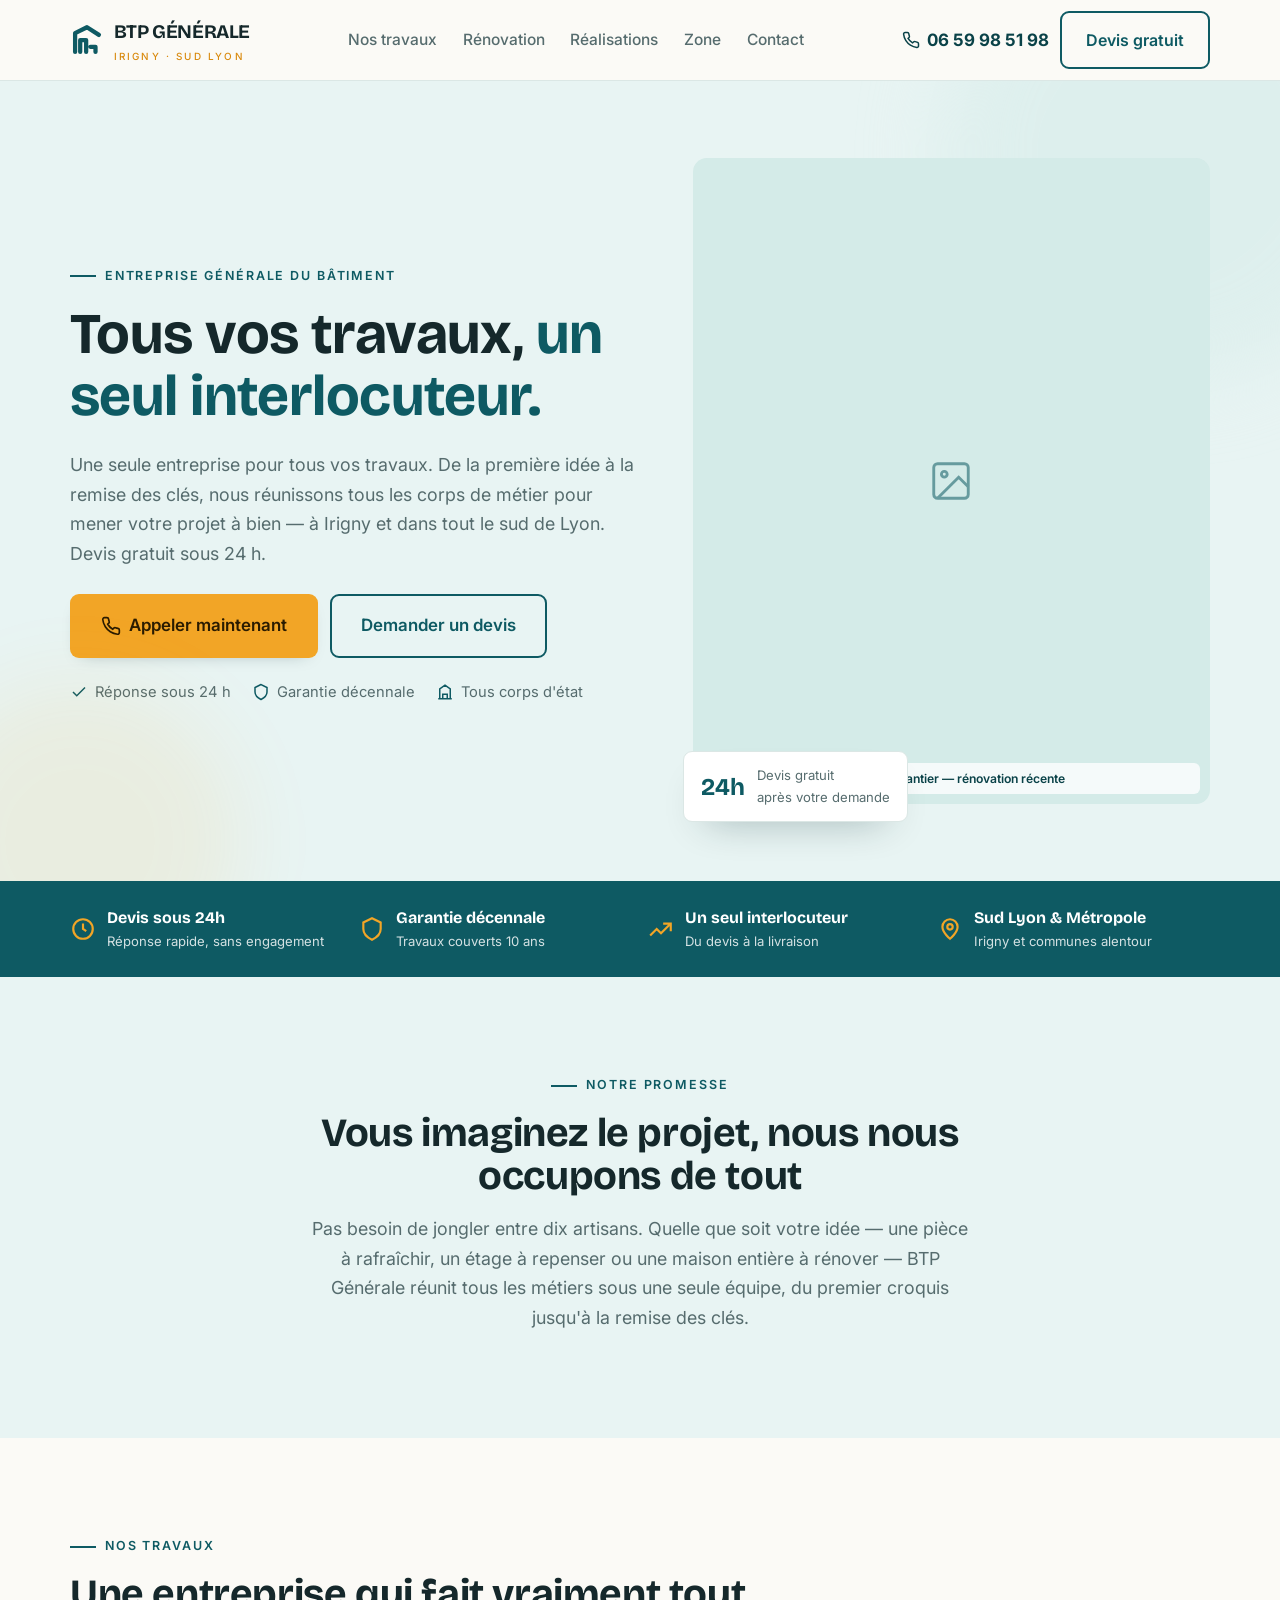
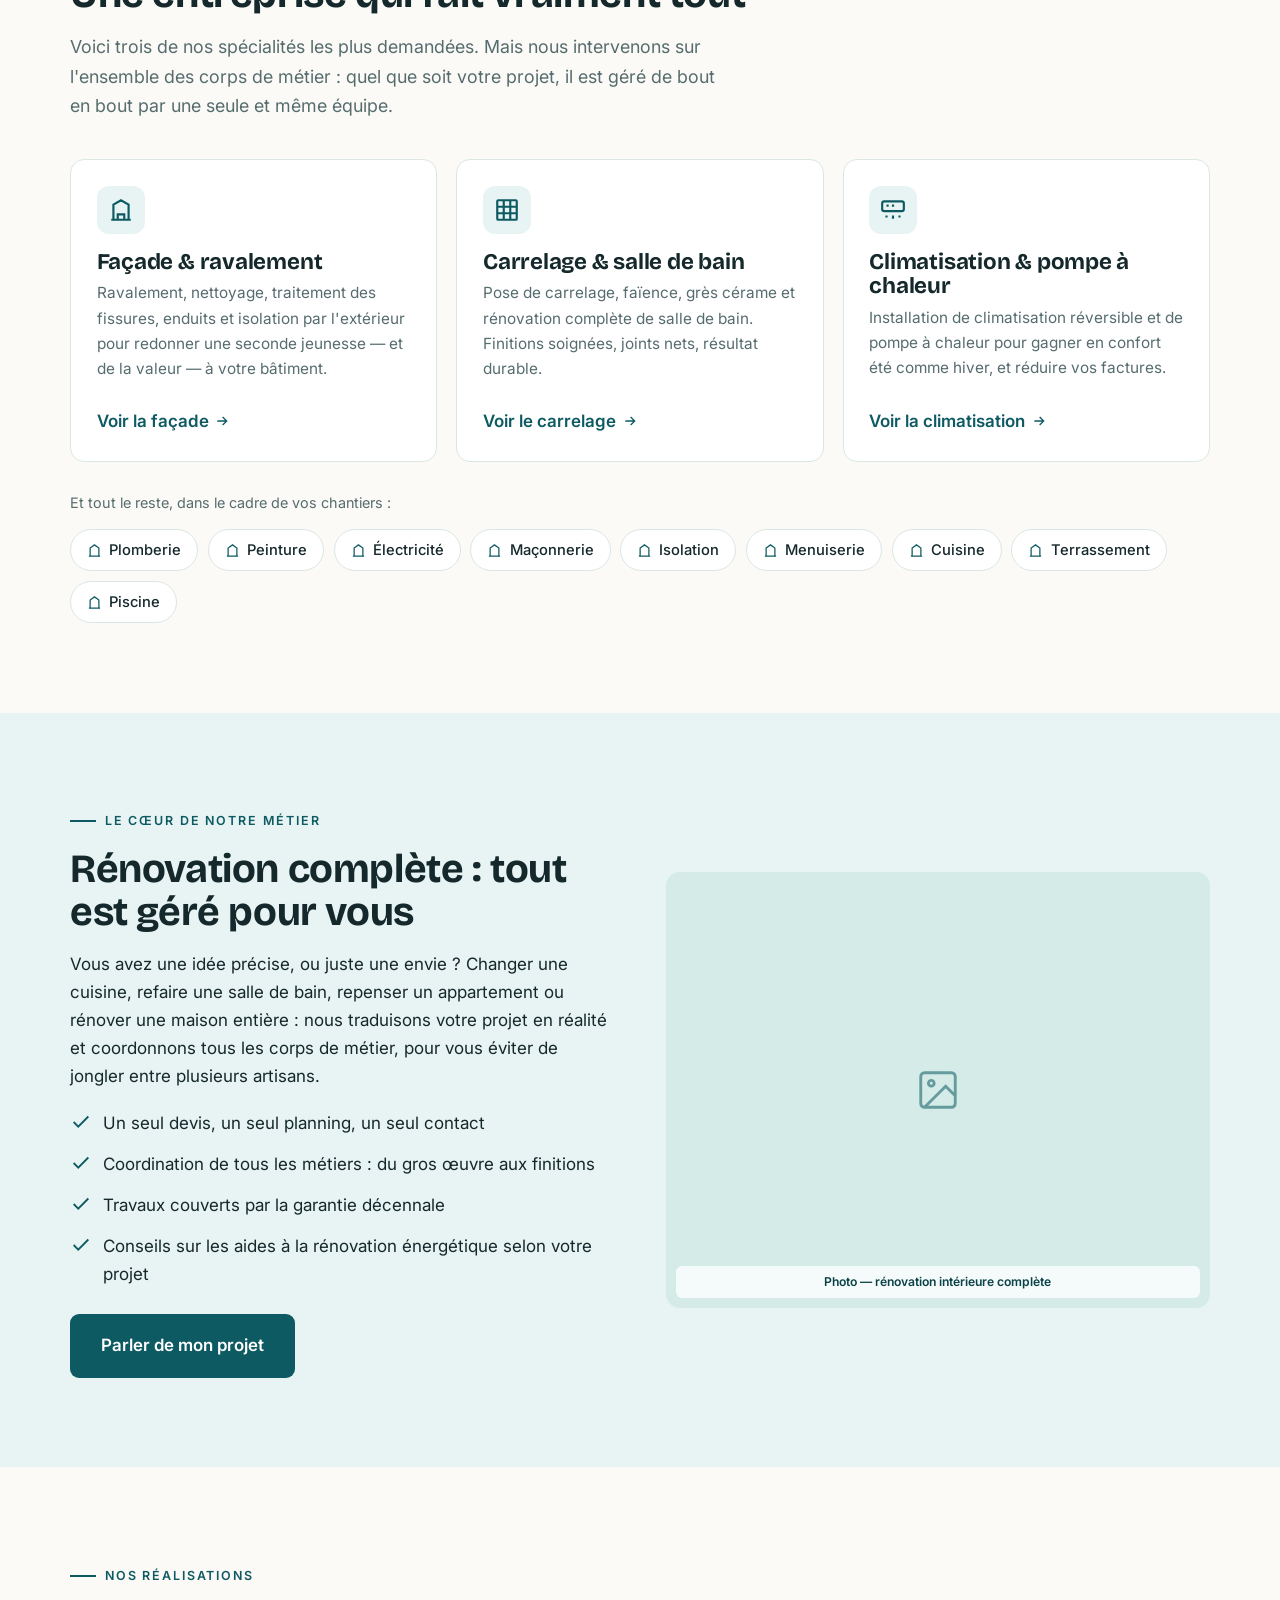
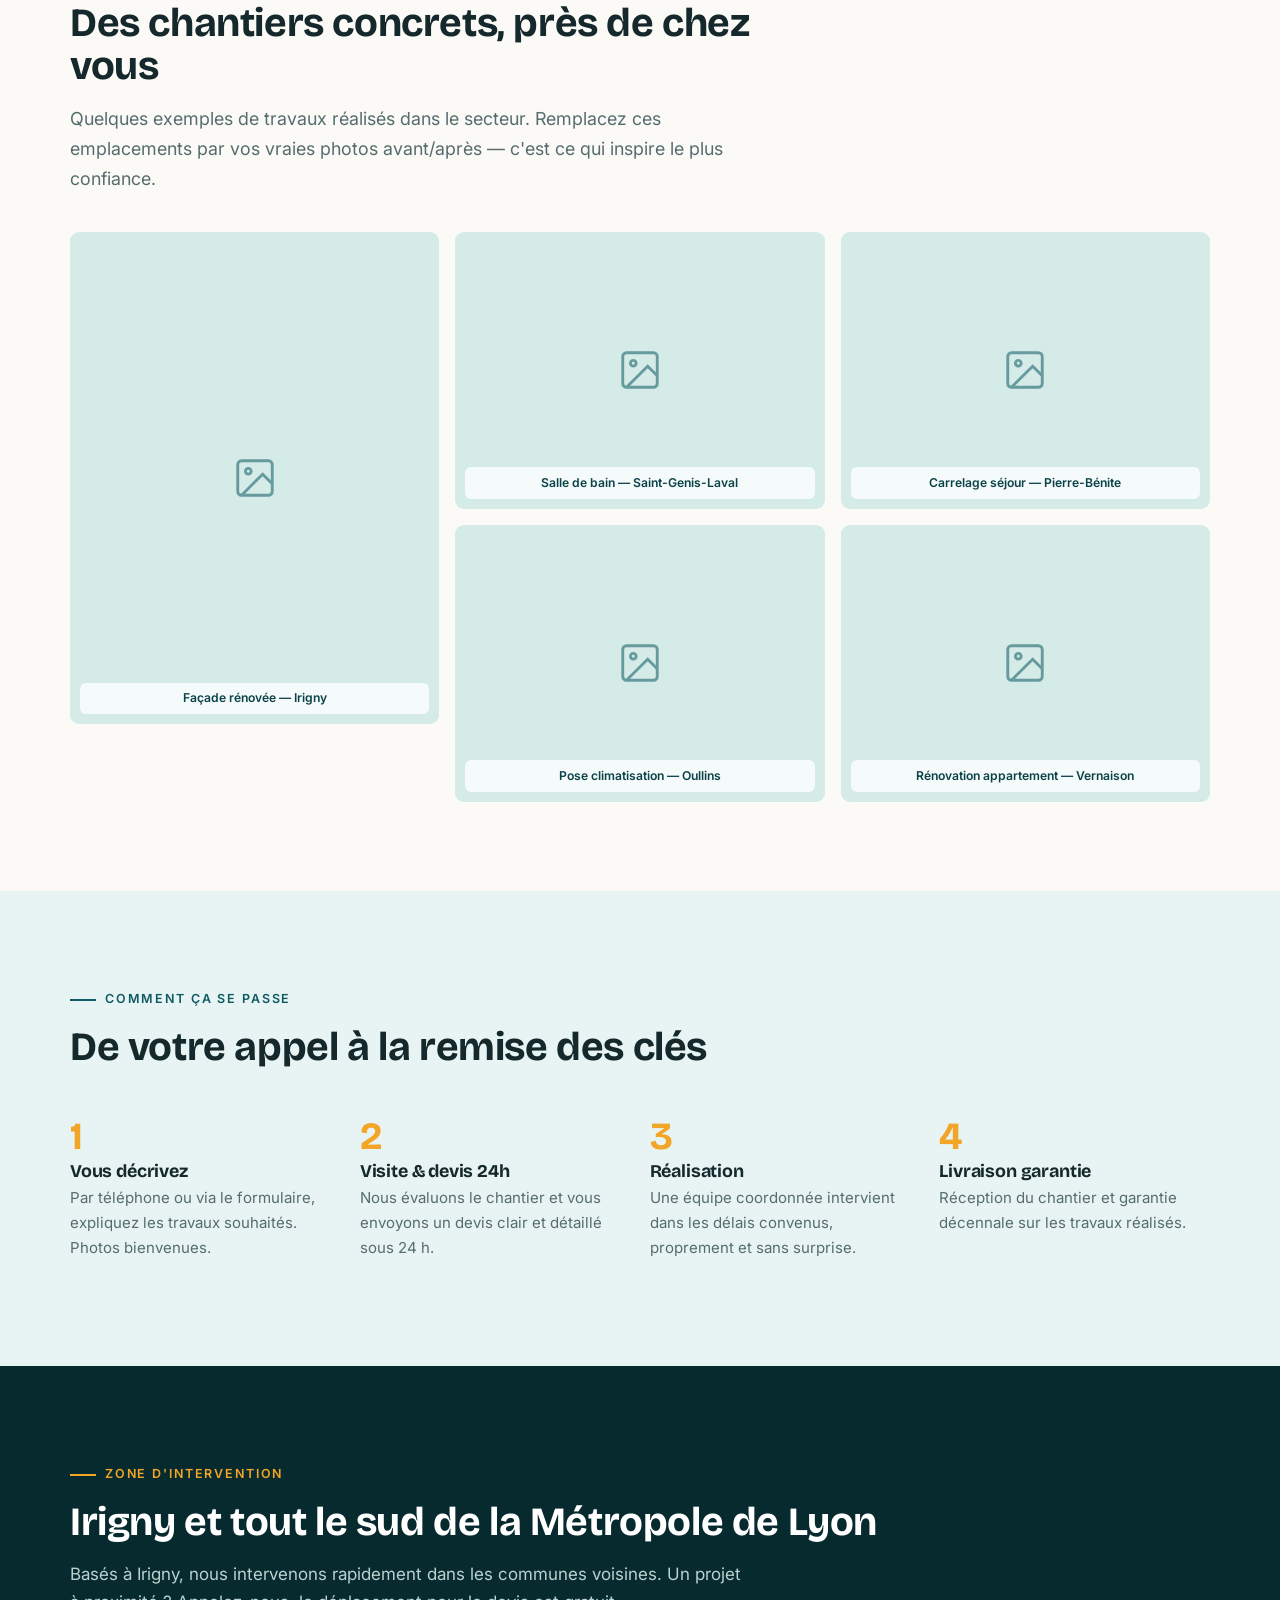
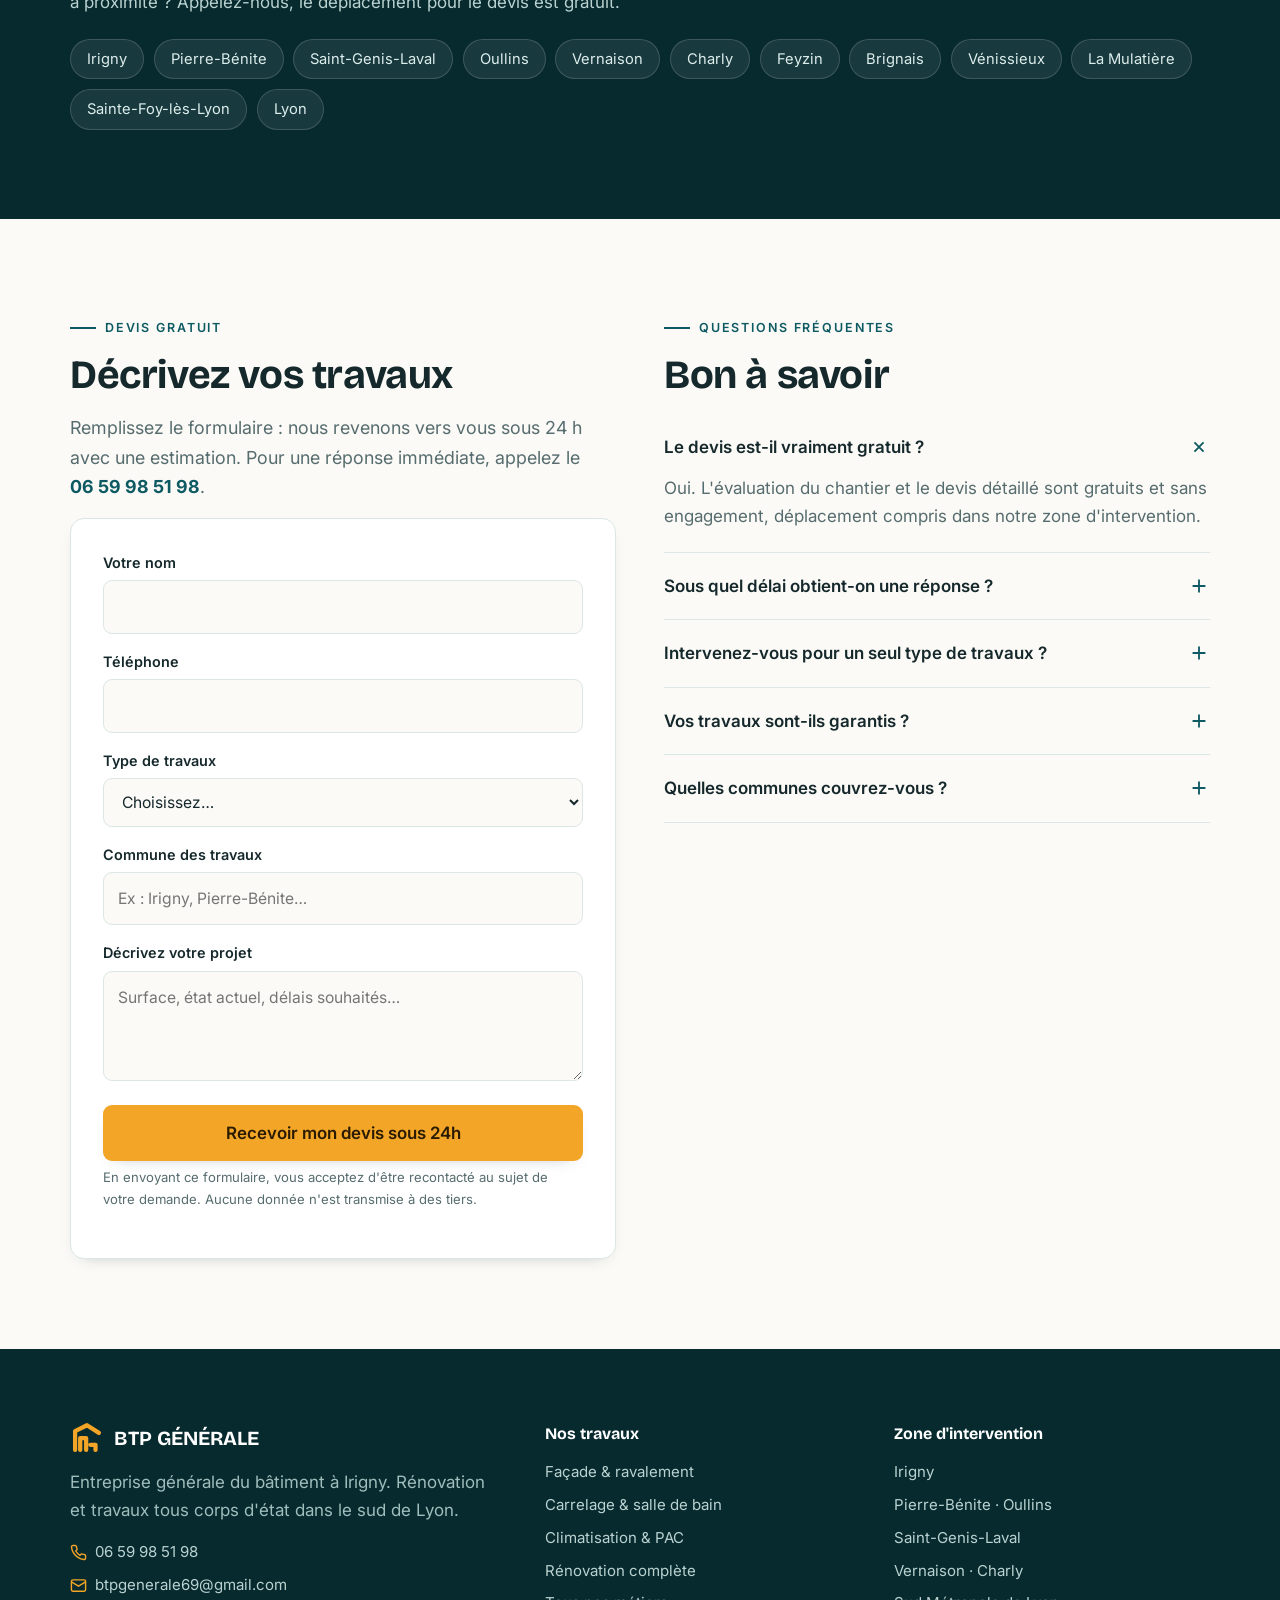
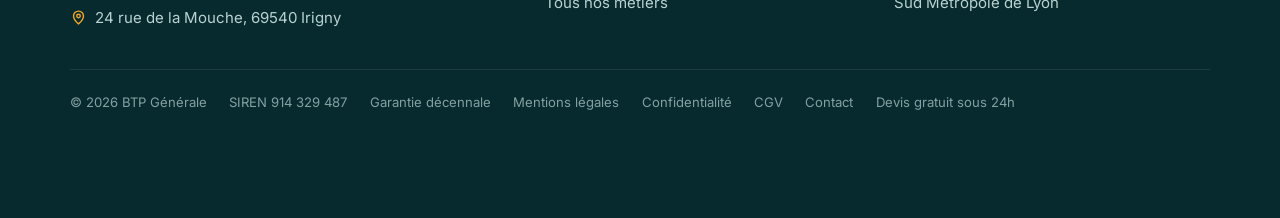
<file: index.html>
<!DOCTYPE html>
<html lang="fr">
<head>
<meta charset="UTF-8">
<meta name="viewport" content="width=device-width, initial-scale=1">
<title>BTP Générale — Rénovation & travaux tous corps d'état à Irigny et sud de Lyon</title>
<meta name="description" content="Entreprise générale du bâtiment à Irigny (sud de Lyon) : façade, carrelage, climatisation, rénovation complète. Un seul interlocuteur, devis gratuit sous 24h. ☎ 06 59 98 51 98.">
<link rel="canonical" href="https://www.btpgenerale.fr/">
<meta property="og:title" content="BTP Générale — Travaux & rénovation à Irigny et sud de Lyon">
<meta property="og:description" content="Tous vos travaux, un seul interlocuteur. Devis gratuit sous 24h. Garantie décennale.">
<meta property="og:type" content="website">
<meta property="og:locale" content="fr_FR">
<link rel="preconnect" href="https://fonts.googleapis.com">
<link rel="preconnect" href="https://fonts.gstatic.com" crossorigin>
<link href="https://fonts.googleapis.com/css2?family=Bricolage+Grotesque:opsz,wght@12..96,600;12..96,700&family=Inter:wght@400;500;600;700&display=swap" rel="stylesheet">
<link rel="stylesheet" href="styles.css">
<script type="application/ld+json">
{
  "@context": "https://schema.org",
  "@type": "GeneralContractor",
  "name": "BTP Générale",
  "image": "https://www.btpgenerale.fr/logo.png",
  "@id": "https://www.btpgenerale.fr/#business",
  "url": "https://www.btpgenerale.fr/",
  "telephone": "+33659985198",
  "email": "btpgenerale69@gmail.com",
  "address": {
    "@type": "PostalAddress",
    "streetAddress": "24 rue de la Mouche",
    "addressLocality": "Irigny",
    "postalCode": "69540",
    "addressRegion": "Auvergne-Rhône-Alpes",
    "addressCountry": "FR"
  },
  "geo": { "@type": "GeoCoordinates", "latitude": 45.676, "longitude": 4.822 },
  "areaServed": [
    "Irigny","Pierre-Bénite","Saint-Genis-Laval","Oullins","Vernaison","Charly",
    "Feyzin","Brignais","Vénissieux","La Mulatière","Sainte-Foy-lès-Lyon","Lyon"
  ],
  "priceRange": "€€",
  "description": "Entreprise générale du bâtiment : façade et ravalement, carrelage, climatisation et pompe à chaleur, rénovation complète tous corps d'état.",
  "identifier": { "@type": "PropertyValue", "propertyID": "SIREN", "value": "914329487" }
}
</script>
</head>
<body>

<!-- ============================ HEADER ============================ -->
<header class="site-header" id="header">
  <div class="wrap header-inner">
    <a class="brand" href="/" aria-label="BTP Générale, accueil">
      <svg class="mark" viewBox="0 0 40 40" aria-hidden="true"><path d="M6 34V12l14-7 14 9M12 34V20h7v14M24 28h6v6"/></svg>
      <span>BTP GÉNÉRALE<small>IRIGNY · SUD LYON</small></span>
    </a>

    <nav class="nav" id="nav" aria-label="Navigation principale">
      <a class="navlink" href="#services">Nos travaux</a>
      <a class="navlink" href="#renovation">Rénovation</a>
      <a class="navlink" href="#realisations">Réalisations</a>
      <a class="navlink" href="#zone">Zone</a>
      <a class="navlink" href="#devis">Contact</a>
    </nav>

    <div class="header-cta">
      <a class="phone-pill" href="tel:+33659985198">
        <svg viewBox="0 0 24 24" fill="none" stroke="currentColor" stroke-width="2" aria-hidden="true"><path d="M22 16.92v3a2 2 0 0 1-2.18 2 19.8 19.8 0 0 1-8.63-3.07 19.5 19.5 0 0 1-6-6 19.8 19.8 0 0 1-3.07-8.67A2 2 0 0 1 4.11 2h3a2 2 0 0 1 2 1.72c.13.96.36 1.9.7 2.81a2 2 0 0 1-.45 2.11L8.09 9.91a16 16 0 0 0 6 6l1.27-1.27a2 2 0 0 1 2.11-.45c.9.34 1.85.57 2.81.7A2 2 0 0 1 22 16.92Z"/></svg>
        06 59 98 51 98
      </a>
      <a class="btn btn--ghost" href="#devis">Devis gratuit</a>
      <button class="nav-toggle" id="navToggle" aria-label="Ouvrir le menu" aria-expanded="false">
        <svg viewBox="0 0 24 24" fill="none" stroke-width="2" stroke-linecap="round"><path d="M3 6h18M3 12h18M3 18h18"/></svg>
      </button>
    </div>
  </div>
</header>

<!-- ============================= HERO ============================= -->
<section class="hero">
  <div class="wrap hero-grid">
    <div>
      <span class="eyebrow">Entreprise générale du bâtiment</span>
      <h1>Tous vos travaux, <span>un seul interlocuteur.</span></h1>
      <p class="lead">Une seule entreprise pour tous vos travaux. De la première idée à la remise des clés, nous réunissons tous les corps de métier pour mener votre projet à bien — à Irigny et dans tout le sud de Lyon. Devis gratuit sous 24&nbsp;h.</p>
      <div class="hero-actions">
        <a class="btn btn--call btn--lg" href="tel:+33659985198">
          <svg viewBox="0 0 24 24" width="20" height="20" fill="none" stroke="currentColor" stroke-width="2" aria-hidden="true"><path d="M22 16.92v3a2 2 0 0 1-2.18 2 19.8 19.8 0 0 1-8.63-3.07 19.5 19.5 0 0 1-6-6 19.8 19.8 0 0 1-3.07-8.67A2 2 0 0 1 4.11 2h3a2 2 0 0 1 2 1.72c.13.96.36 1.9.7 2.81a2 2 0 0 1-.45 2.11L8.09 9.91a16 16 0 0 0 6 6l1.27-1.27a2 2 0 0 1 2.11-.45c.9.34 1.85.57 2.81.7A2 2 0 0 1 22 16.92Z"/></svg>
          Appeler maintenant
        </a>
        <a class="btn btn--ghost btn--lg" href="#devis">Demander un devis</a>
      </div>
      <div class="hero-trust">
        <span><svg viewBox="0 0 24 24" fill="none" stroke="currentColor" stroke-width="2"><path d="M20 6 9 17l-5-5"/></svg> Réponse sous 24&nbsp;h</span>
        <span><svg viewBox="0 0 24 24" fill="none" stroke="currentColor" stroke-width="2"><path d="M12 2 4 6v6c0 5 3.4 7.7 8 10 4.6-2.3 8-5 8-10V6Z"/></svg> Garantie décennale</span>
        <span><svg viewBox="0 0 24 24" fill="none" stroke="currentColor" stroke-width="2"><path d="M3 21h18M5 21V8l7-5 7 5v13M9 21v-6h6v6"/></svg> Tous corps d'état</span>
      </div>
    </div>

    <div class="hero-media">
      <!-- REMPLACER : ajoutez <img src="photos/chantier-1.jpg" alt="..."> dans ce bloc et ajoutez la classe has-img -->
      <div class="photo-ph" data-label="Photo de chantier — rénovation récente">
        <svg viewBox="0 0 24 24" fill="none" stroke="currentColor" stroke-width="1.5"><rect x="3" y="3" width="18" height="18" rx="2"/><circle cx="8.5" cy="8.5" r="1.5"/><path d="m21 15-5-5L5 21"/></svg>
      </div>
      <div class="hero-badge">
        <b>24h</b><small>Devis gratuit<br>après votre demande</small>
      </div>
    </div>
  </div>
</section>

<!-- ====================== BANDE CONFIANCE ========================= -->
<section class="trust-band">
  <div class="wrap">
    <div class="trust-item"><svg viewBox="0 0 24 24" fill="none" stroke="currentColor" stroke-width="2"><circle cx="12" cy="12" r="9"/><path d="M12 7v5l3 2"/></svg><div><b>Devis sous 24h</b><small>Réponse rapide, sans engagement</small></div></div>
    <div class="trust-item"><svg viewBox="0 0 24 24" fill="none" stroke="currentColor" stroke-width="2"><path d="M12 2 4 6v6c0 5 3.4 7.7 8 10 4.6-2.3 8-5 8-10V6Z"/></svg><div><b>Garantie décennale</b><small>Travaux couverts 10 ans</small></div></div>
    <div class="trust-item"><svg viewBox="0 0 24 24" fill="none" stroke="currentColor" stroke-width="2"><path d="M14 7h7v7M21 7l-9 9-4-4-6 6"/></svg><div><b>Un seul interlocuteur</b><small>Du devis à la livraison</small></div></div>
    <div class="trust-item"><svg viewBox="0 0 24 24" fill="none" stroke="currentColor" stroke-width="2"><path d="M12 21s-7-5.5-7-11a7 7 0 0 1 14 0c0 5.5-7 11-7 11Z"/><circle cx="12" cy="10" r="2.5"/></svg><div><b>Sud Lyon & Métropole</b><small>Irigny et communes alentour</small></div></div>
  </div>
</section>

<!-- =========================== PROMESSE =========================== -->
<section class="section section--tint">
  <div class="wrap" style="text-align:center;max-width:760px;margin-inline:auto">
    <span class="eyebrow" style="justify-content:center">Notre promesse</span>
    <h2>Vous imaginez le projet, nous nous occupons de tout</h2>
    <p class="lead" style="margin-inline:auto">Pas besoin de jongler entre dix artisans. Quelle que soit votre idée — une pièce à rafraîchir, un étage à repenser ou une maison entière à rénover — BTP Générale réunit tous les métiers sous une seule équipe, du premier croquis jusqu'à la remise des clés.</p>
  </div>
</section>

<!-- ============================ SERVICES ========================== -->
<section class="section" id="services">
  <div class="wrap">
    <div class="section-head">
      <span class="eyebrow">Nos travaux</span>
      <h2>Une entreprise qui fait vraiment tout</h2>
      <p class="lead">Voici trois de nos spécialités les plus demandées. Mais nous intervenons sur l'ensemble des corps de métier : quel que soit votre projet, il est géré de bout en bout par une seule et même équipe.</p>
    </div>

    <div class="cards">
      <article class="card">
        <div class="ico"><svg viewBox="0 0 24 24" fill="none" stroke="currentColor" stroke-width="2"><path d="M3 21h18M5 21V7l7-4 7 4v14M9 21v-5h6v5M8 11h.01M12 11h.01M16 11h.01"/></svg></div>
        <h3>Façade & ravalement</h3>
        <p>Ravalement, nettoyage, traitement des fissures, enduits et isolation par l'extérieur pour redonner une seconde jeunesse — et de la valeur — à votre bâtiment.</p>
        <a class="more" href="facade.html">Voir la façade <svg viewBox="0 0 24 24" fill="none" stroke="currentColor" stroke-width="2"><path d="M5 12h14M13 6l6 6-6 6"/></svg></a>
      </article>

      <article class="card">
        <div class="ico"><svg viewBox="0 0 24 24" fill="none" stroke="currentColor" stroke-width="2"><rect x="3" y="3" width="18" height="18" rx="1"/><path d="M3 9h18M9 3v18M3 15h18M15 3v18"/></svg></div>
        <h3>Carrelage & salle de bain</h3>
        <p>Pose de carrelage, faïence, grès cérame et rénovation complète de salle de bain. Finitions soignées, joints nets, résultat durable.</p>
        <a class="more" href="carrelage.html">Voir le carrelage <svg viewBox="0 0 24 24" fill="none" stroke="currentColor" stroke-width="2"><path d="M5 12h14M13 6l6 6-6 6"/></svg></a>
      </article>

      <article class="card">
        <div class="ico"><svg viewBox="0 0 24 24" fill="none" stroke="currentColor" stroke-width="2"><rect x="2" y="4" width="20" height="9" rx="2"/><path d="M6 17v2M12 17v3M18 17v2M6 8h2M11 8h2"/></svg></div>
        <h3>Climatisation & pompe à chaleur</h3>
        <p>Installation de climatisation réversible et de pompe à chaleur pour gagner en confort été comme hiver, et réduire vos factures.</p>
        <a class="more" href="climatisation.html">Voir la climatisation <svg viewBox="0 0 24 24" fill="none" stroke="currentColor" stroke-width="2"><path d="M5 12h14M13 6l6 6-6 6"/></svg></a>
      </article>
    </div>

    <div class="chips">
      <span class="label">Et tout le reste, dans le cadre de vos chantiers :</span>
      <span class="chip"><svg viewBox="0 0 24 24" fill="none" stroke="currentColor" stroke-width="2"><path d="M3 21h18M5 21V8l7-5 7 5v13"/></svg> Plomberie</span>
      <span class="chip"><svg viewBox="0 0 24 24" fill="none" stroke="currentColor" stroke-width="2"><path d="M3 21h18M5 21V8l7-5 7 5v13"/></svg> Peinture</span>
      <span class="chip"><svg viewBox="0 0 24 24" fill="none" stroke="currentColor" stroke-width="2"><path d="M3 21h18M5 21V8l7-5 7 5v13"/></svg> Électricité</span>
      <span class="chip"><svg viewBox="0 0 24 24" fill="none" stroke="currentColor" stroke-width="2"><path d="M3 21h18M5 21V8l7-5 7 5v13"/></svg> Maçonnerie</span>
      <span class="chip"><svg viewBox="0 0 24 24" fill="none" stroke="currentColor" stroke-width="2"><path d="M3 21h18M5 21V8l7-5 7 5v13"/></svg> Isolation</span>
      <span class="chip"><svg viewBox="0 0 24 24" fill="none" stroke="currentColor" stroke-width="2"><path d="M3 21h18M5 21V8l7-5 7 5v13"/></svg> Menuiserie</span>
      <span class="chip"><svg viewBox="0 0 24 24" fill="none" stroke="currentColor" stroke-width="2"><path d="M3 21h18M5 21V8l7-5 7 5v13"/></svg> Cuisine</span>
      <span class="chip"><svg viewBox="0 0 24 24" fill="none" stroke="currentColor" stroke-width="2"><path d="M3 21h18M5 21V8l7-5 7 5v13"/></svg> Terrassement</span>
      <span class="chip"><svg viewBox="0 0 24 24" fill="none" stroke="currentColor" stroke-width="2"><path d="M3 21h18M5 21V8l7-5 7 5v13"/></svg> Piscine</span>
    </div>
  </div>
</section>

<!-- =========================== RÉNOVATION ========================= -->
<section class="section section--tint" id="renovation">
  <div class="wrap split">
    <div>
      <span class="eyebrow">Le cœur de notre métier</span>
      <h2>Rénovation complète : tout est géré pour vous</h2>
      <p>Vous avez une idée précise, ou juste une envie&nbsp;? Changer une cuisine, refaire une salle de bain, repenser un appartement ou rénover une maison entière : nous traduisons votre projet en réalité et coordonnons tous les corps de métier, pour vous éviter de jongler entre plusieurs artisans.</p>
      <ul>
        <li><svg viewBox="0 0 24 24" fill="none" stroke="currentColor" stroke-width="2"><path d="M20 6 9 17l-5-5"/></svg> Un seul devis, un seul planning, un seul contact</li>
        <li><svg viewBox="0 0 24 24" fill="none" stroke="currentColor" stroke-width="2"><path d="M20 6 9 17l-5-5"/></svg> Coordination de tous les métiers : du gros œuvre aux finitions</li>
        <li><svg viewBox="0 0 24 24" fill="none" stroke="currentColor" stroke-width="2"><path d="M20 6 9 17l-5-5"/></svg> Travaux couverts par la garantie décennale</li>
        <li><svg viewBox="0 0 24 24" fill="none" stroke="currentColor" stroke-width="2"><path d="M20 6 9 17l-5-5"/></svg> Conseils sur les aides à la rénovation énergétique selon votre projet</li>
      </ul>
      <a class="btn btn--solid btn--lg" href="renovation.html">Parler de mon projet</a>
    </div>
    <div>
      <!-- REMPLACER par une photo de rénovation complète -->
      <div class="photo-ph" data-label="Photo — rénovation intérieure complète">
        <svg viewBox="0 0 24 24" fill="none" stroke="currentColor" stroke-width="1.5"><rect x="3" y="3" width="18" height="18" rx="2"/><circle cx="8.5" cy="8.5" r="1.5"/><path d="m21 15-5-5L5 21"/></svg>
      </div>
    </div>
  </div>
</section>

<!-- ========================= RÉALISATIONS ========================= -->
<section class="section" id="realisations">
  <div class="wrap">
    <div class="section-head">
      <span class="eyebrow">Nos réalisations</span>
      <h2>Des chantiers concrets, près de chez vous</h2>
      <p class="lead">Quelques exemples de travaux réalisés dans le secteur. Remplacez ces emplacements par vos vraies photos avant/après — c'est ce qui inspire le plus confiance.</p>
    </div>
    <!-- REMPLACER chaque .photo-ph par <div class="photo-ph has-img"><img src="photos/xxx.jpg" alt="description"></div> -->
    <div class="gallery">
      <div class="photo-ph tall" data-label="Façade rénovée — Irigny"><svg viewBox="0 0 24 24" fill="none" stroke="currentColor" stroke-width="1.5"><rect x="3" y="3" width="18" height="18" rx="2"/><circle cx="8.5" cy="8.5" r="1.5"/><path d="m21 15-5-5L5 21"/></svg></div>
      <div class="photo-ph" data-label="Salle de bain — Saint-Genis-Laval"><svg viewBox="0 0 24 24" fill="none" stroke="currentColor" stroke-width="1.5"><rect x="3" y="3" width="18" height="18" rx="2"/><circle cx="8.5" cy="8.5" r="1.5"/><path d="m21 15-5-5L5 21"/></svg></div>
      <div class="photo-ph" data-label="Carrelage séjour — Pierre-Bénite"><svg viewBox="0 0 24 24" fill="none" stroke="currentColor" stroke-width="1.5"><rect x="3" y="3" width="18" height="18" rx="2"/><circle cx="8.5" cy="8.5" r="1.5"/><path d="m21 15-5-5L5 21"/></svg></div>
      <div class="photo-ph" data-label="Pose climatisation — Oullins"><svg viewBox="0 0 24 24" fill="none" stroke="currentColor" stroke-width="1.5"><rect x="3" y="3" width="18" height="18" rx="2"/><circle cx="8.5" cy="8.5" r="1.5"/><path d="m21 15-5-5L5 21"/></svg></div>
      <div class="photo-ph" data-label="Rénovation appartement — Vernaison"><svg viewBox="0 0 24 24" fill="none" stroke="currentColor" stroke-width="1.5"><rect x="3" y="3" width="18" height="18" rx="2"/><circle cx="8.5" cy="8.5" r="1.5"/><path d="m21 15-5-5L5 21"/></svg></div>
    </div>
  </div>
</section>

<!-- ========================== PROCESSUS =========================== -->
<section class="section section--tint">
  <div class="wrap">
    <div class="section-head">
      <span class="eyebrow">Comment ça se passe</span>
      <h2>De votre appel à la remise des clés</h2>
    </div>
    <div class="steps">
      <div class="step"><div class="num">1</div><h3>Vous décrivez</h3><p>Par téléphone ou via le formulaire, expliquez les travaux souhaités. Photos bienvenues.</p></div>
      <div class="step"><div class="num">2</div><h3>Visite & devis 24h</h3><p>Nous évaluons le chantier et vous envoyons un devis clair et détaillé sous 24&nbsp;h.</p></div>
      <div class="step"><div class="num">3</div><h3>Réalisation</h3><p>Une équipe coordonnée intervient dans les délais convenus, proprement et sans surprise.</p></div>
      <div class="step"><div class="num">4</div><h3>Livraison garantie</h3><p>Réception du chantier et garantie décennale sur les travaux réalisés.</p></div>
    </div>
  </div>
</section>

<!-- ============================== ZONE ============================ -->
<section class="section section--dark" id="zone">
  <div class="wrap">
    <span class="eyebrow">Zone d'intervention</span>
    <h2>Irigny et tout le sud de la Métropole de Lyon</h2>
    <p style="max-width:62ch;color:#B9D2D0">Basés à Irigny, nous intervenons rapidement dans les communes voisines. Un projet à proximité&nbsp;? Appelez-nous, le déplacement pour le devis est gratuit.</p>
    <div class="zone-list">
      <span>Irigny</span><span>Pierre-Bénite</span><span>Saint-Genis-Laval</span><span>Oullins</span>
      <span>Vernaison</span><span>Charly</span><span>Feyzin</span><span>Brignais</span>
      <span>Vénissieux</span><span>La Mulatière</span><span>Sainte-Foy-lès-Lyon</span><span>Lyon</span>
    </div>
  </div>
</section>

<!-- =========================== DEVIS + FAQ ======================== -->
<section class="section" id="devis">
  <div class="wrap contact-grid">
    <div>
      <span class="eyebrow">Devis gratuit</span>
      <h2>Décrivez vos travaux</h2>
      <p class="lead">Remplissez le formulaire : nous revenons vers vous sous 24&nbsp;h avec une estimation. Pour une réponse immédiate, appelez le <a href="tel:+33659985198"><b>06&nbsp;59&nbsp;98&nbsp;51&nbsp;98</b></a>.</p>

      <form class="form-card" id="devisForm" name="devis" method="POST"
            action="https://formspree.io/f/VOTRE_ID" novalidate>
        <!-- DÉPLOIEMENT : remplacez l'action par votre identifiant Formspree,
             OU si vous hébergez sur Netlify, ajoutez l'attribut « netlify » à cette balise form. -->
        <div class="field">
          <label for="nom">Votre nom</label>
          <input id="nom" name="nom" type="text" autocomplete="name" required>
        </div>
        <div class="field">
          <label for="tel">Téléphone</label>
          <input id="tel" name="telephone" type="tel" autocomplete="tel" required>
        </div>
        <div class="field">
          <label for="type">Type de travaux</label>
          <select id="type" name="type_travaux" required>
            <option value="" selected disabled>Choisissez…</option>
            <option>Façade / ravalement</option>
            <option>Carrelage / salle de bain</option>
            <option>Climatisation / pompe à chaleur</option>
            <option>Rénovation complète</option>
            <option>Plomberie</option>
            <option>Peinture</option>
            <option>Maçonnerie / terrassement</option>
            <option>Piscine</option>
            <option>Autre</option>
          </select>
        </div>
        <div class="field">
          <label for="ville">Commune des travaux</label>
          <input id="ville" name="ville" type="text" placeholder="Ex : Irigny, Pierre-Bénite…">
        </div>
        <div class="field">
          <label for="msg">Décrivez votre projet</label>
          <textarea id="msg" name="message" placeholder="Surface, état actuel, délais souhaités…"></textarea>
        </div>
        <button class="btn btn--call btn--lg" type="submit" style="width:100%">Recevoir mon devis sous 24h</button>
        <p class="form-note">En envoyant ce formulaire, vous acceptez d'être recontacté au sujet de votre demande. Aucune donnée n'est transmise à des tiers.</p>
      </form>
      <div class="form-ok" id="formOk">Merci, votre demande est bien notée. Nous vous recontactons sous 24&nbsp;h. Pour une urgence, appelez le 06&nbsp;59&nbsp;98&nbsp;51&nbsp;98.</div>
    </div>

    <div>
      <span class="eyebrow">Questions fréquentes</span>
      <h2>Bon à savoir</h2>
      <div class="faq">
        <details open>
          <summary>Le devis est-il vraiment gratuit ?<svg class="pm" viewBox="0 0 24 24" fill="none" stroke="currentColor" stroke-width="2"><path d="M12 5v14M5 12h14"/></svg></summary>
          <p>Oui. L'évaluation du chantier et le devis détaillé sont gratuits et sans engagement, déplacement compris dans notre zone d'intervention.</p>
        </details>
        <details>
          <summary>Sous quel délai obtient-on une réponse ?<svg class="pm" viewBox="0 0 24 24" fill="none" stroke="currentColor" stroke-width="2"><path d="M12 5v14M5 12h14"/></svg></summary>
          <p>Nous revenons vers vous sous 24&nbsp;h après votre appel ou votre demande en ligne pour convenir d'une visite et établir le devis.</p>
        </details>
        <details>
          <summary>Intervenez-vous pour un seul type de travaux ?<svg class="pm" viewBox="0 0 24 24" fill="none" stroke="currentColor" stroke-width="2"><path d="M12 5v14M5 12h14"/></svg></summary>
          <p>Oui, aussi bien pour un chantier ciblé (façade, carrelage, climatisation…) que pour une rénovation complète coordonnée de A à Z.</p>
        </details>
        <details>
          <summary>Vos travaux sont-ils garantis ?<svg class="pm" viewBox="0 0 24 24" fill="none" stroke="currentColor" stroke-width="2"><path d="M12 5v14M5 12h14"/></svg></summary>
          <p>Oui, nos travaux sont couverts par la garantie décennale, qui protège les ouvrages réalisés pendant dix ans.</p>
        </details>
        <details>
          <summary>Quelles communes couvrez-vous ?<svg class="pm" viewBox="0 0 24 24" fill="none" stroke="currentColor" stroke-width="2"><path d="M12 5v14M5 12h14"/></svg></summary>
          <p>Irigny et le sud de la Métropole de Lyon : Pierre-Bénite, Saint-Genis-Laval, Oullins, Vernaison, Charly, Feyzin, Brignais, Vénissieux et Lyon.</p>
        </details>
      </div>
    </div>
  </div>
</section>

<!-- ============================= FOOTER =========================== -->
<footer class="site-footer">
  <div class="wrap footer-grid">
    <div>
      <div class="foot-brand">
        <svg class="mark" width="34" height="34" viewBox="0 0 40 40" aria-hidden="true"><path d="M6 34V12l14-7 14 9M12 34V20h7v14M24 28h6v6" fill="none" stroke-width="5" stroke-linecap="round" stroke-linejoin="round"/></svg>
        BTP GÉNÉRALE
      </div>
      <p style="color:#9FBDBB;max-width:38ch">Entreprise générale du bâtiment à Irigny. Rénovation et travaux tous corps d'état dans le sud de Lyon.</p>
      <div class="foot-contact">
        <a href="tel:+33659985198"><svg viewBox="0 0 24 24" fill="none" stroke="currentColor" stroke-width="2"><path d="M22 16.92v3a2 2 0 0 1-2.18 2 19.8 19.8 0 0 1-8.63-3.07 19.5 19.5 0 0 1-6-6 19.8 19.8 0 0 1-3.07-8.67A2 2 0 0 1 4.11 2h3a2 2 0 0 1 2 1.72c.13.96.36 1.9.7 2.81a2 2 0 0 1-.45 2.11L8.09 9.91a16 16 0 0 0 6 6l1.27-1.27a2 2 0 0 1 2.11-.45c.9.34 1.85.57 2.81.7A2 2 0 0 1 22 16.92Z"/></svg> 06 59 98 51 98</a>
        <a href="mailto:btpgenerale69@gmail.com"><svg viewBox="0 0 24 24" fill="none" stroke="currentColor" stroke-width="2"><rect x="2" y="4" width="20" height="16" rx="2"/><path d="m22 7-10 6L2 7"/></svg> btpgenerale69@gmail.com</a>
        <span style="display:inline-flex;gap:.5rem;align-items:flex-start"><svg viewBox="0 0 24 24" width="17" height="17" fill="none" stroke="var(--ambre)" stroke-width="2" style="flex:none;margin-top:3px"><path d="M12 21s-7-5.5-7-11a7 7 0 0 1 14 0c0 5.5-7 11-7 11Z"/><circle cx="12" cy="10" r="2.5"/></svg> 24 rue de la Mouche, 69540 Irigny</span>
      </div>
    </div>

    <div>
      <h4>Nos travaux</h4>
      <ul>
        <li><a href="facade.html">Façade & ravalement</a></li>
        <li><a href="carrelage.html">Carrelage & salle de bain</a></li>
        <li><a href="climatisation.html">Climatisation & PAC</a></li>
        <li><a href="renovation.html">Rénovation complète</a></li>
        <li><a href="#services">Tous nos métiers</a></li>
      </ul>
    </div>

    <div>
      <h4>Zone d'intervention</h4>
      <ul>
        <li><a href="#zone">Irigny</a></li>
        <li><a href="#zone">Pierre-Bénite · Oullins</a></li>
        <li><a href="#zone">Saint-Genis-Laval</a></li>
        <li><a href="#zone">Vernaison · Charly</a></li>
        <li><a href="#zone">Sud Métropole de Lyon</a></li>
      </ul>
    </div>
  </div>
  <div class="wrap legal">
    <span>© <span id="year"></span> BTP Générale</span>
    <span>SIREN 914 329 487</span>
    <span>Garantie décennale</span>
    <a href="mentions-legales.html">Mentions légales</a>
    <a href="politique-confidentialite.html">Confidentialité</a>
    <a href="cgv.html">CGV</a>
    <a href="contact.html">Contact</a>
    <span>Devis gratuit sous 24h</span>
  </div>
</footer>

<!-- ====================== BARRE D'APPEL MOBILE ==================== -->
<div class="callbar">
  <a class="btn btn--call" href="tel:+33659985198">
    <svg viewBox="0 0 24 24" width="20" height="20" fill="none" stroke="currentColor" stroke-width="2"><path d="M22 16.92v3a2 2 0 0 1-2.18 2 19.8 19.8 0 0 1-8.63-3.07 19.5 19.5 0 0 1-6-6 19.8 19.8 0 0 1-3.07-8.67A2 2 0 0 1 4.11 2h3a2 2 0 0 1 2 1.72c.13.96.36 1.9.7 2.81a2 2 0 0 1-.45 2.11L8.09 9.91a16 16 0 0 0 6 6l1.27-1.27a2 2 0 0 1 2.11-.45c.9.34 1.85.57 2.81.7A2 2 0 0 1 22 16.92Z"/></svg>
    Appeler
  </a>
  <a class="btn btn--solid" href="#devis">Devis 24h</a>
</div>

<script>
  document.getElementById('year').textContent = new Date().getFullYear();

  // Menu mobile
  var toggle = document.getElementById('navToggle'), nav = document.getElementById('nav');
  toggle.addEventListener('click', function () {
    var open = nav.classList.toggle('is-open');
    toggle.setAttribute('aria-expanded', open);
  });
  nav.querySelectorAll('a').forEach(function (a) {
    a.addEventListener('click', function () { nav.classList.remove('is-open'); toggle.setAttribute('aria-expanded', false); });
  });

  // Ombre du header au scroll
  var header = document.getElementById('header');
  window.addEventListener('scroll', function () {
    header.classList.toggle('is-scrolled', window.scrollY > 8);
  }, { passive: true });

  // Confirmation du formulaire (à brancher sur votre service d'envoi)
  var form = document.getElementById('devisForm'), ok = document.getElementById('formOk');
  form.addEventListener('submit', function (e) {
    if (!form.checkValidity()) return;       // laisse la validation native opérer
    if (form.action.indexOf('VOTRE_ID') !== -1) {  // pas encore branché : démo
      e.preventDefault();
      form.style.display = 'none';
      ok.style.display = 'block';
      ok.scrollIntoView({ behavior: 'smooth', block: 'center' });
    }
  });
</script>
</body>
</html>
</file>
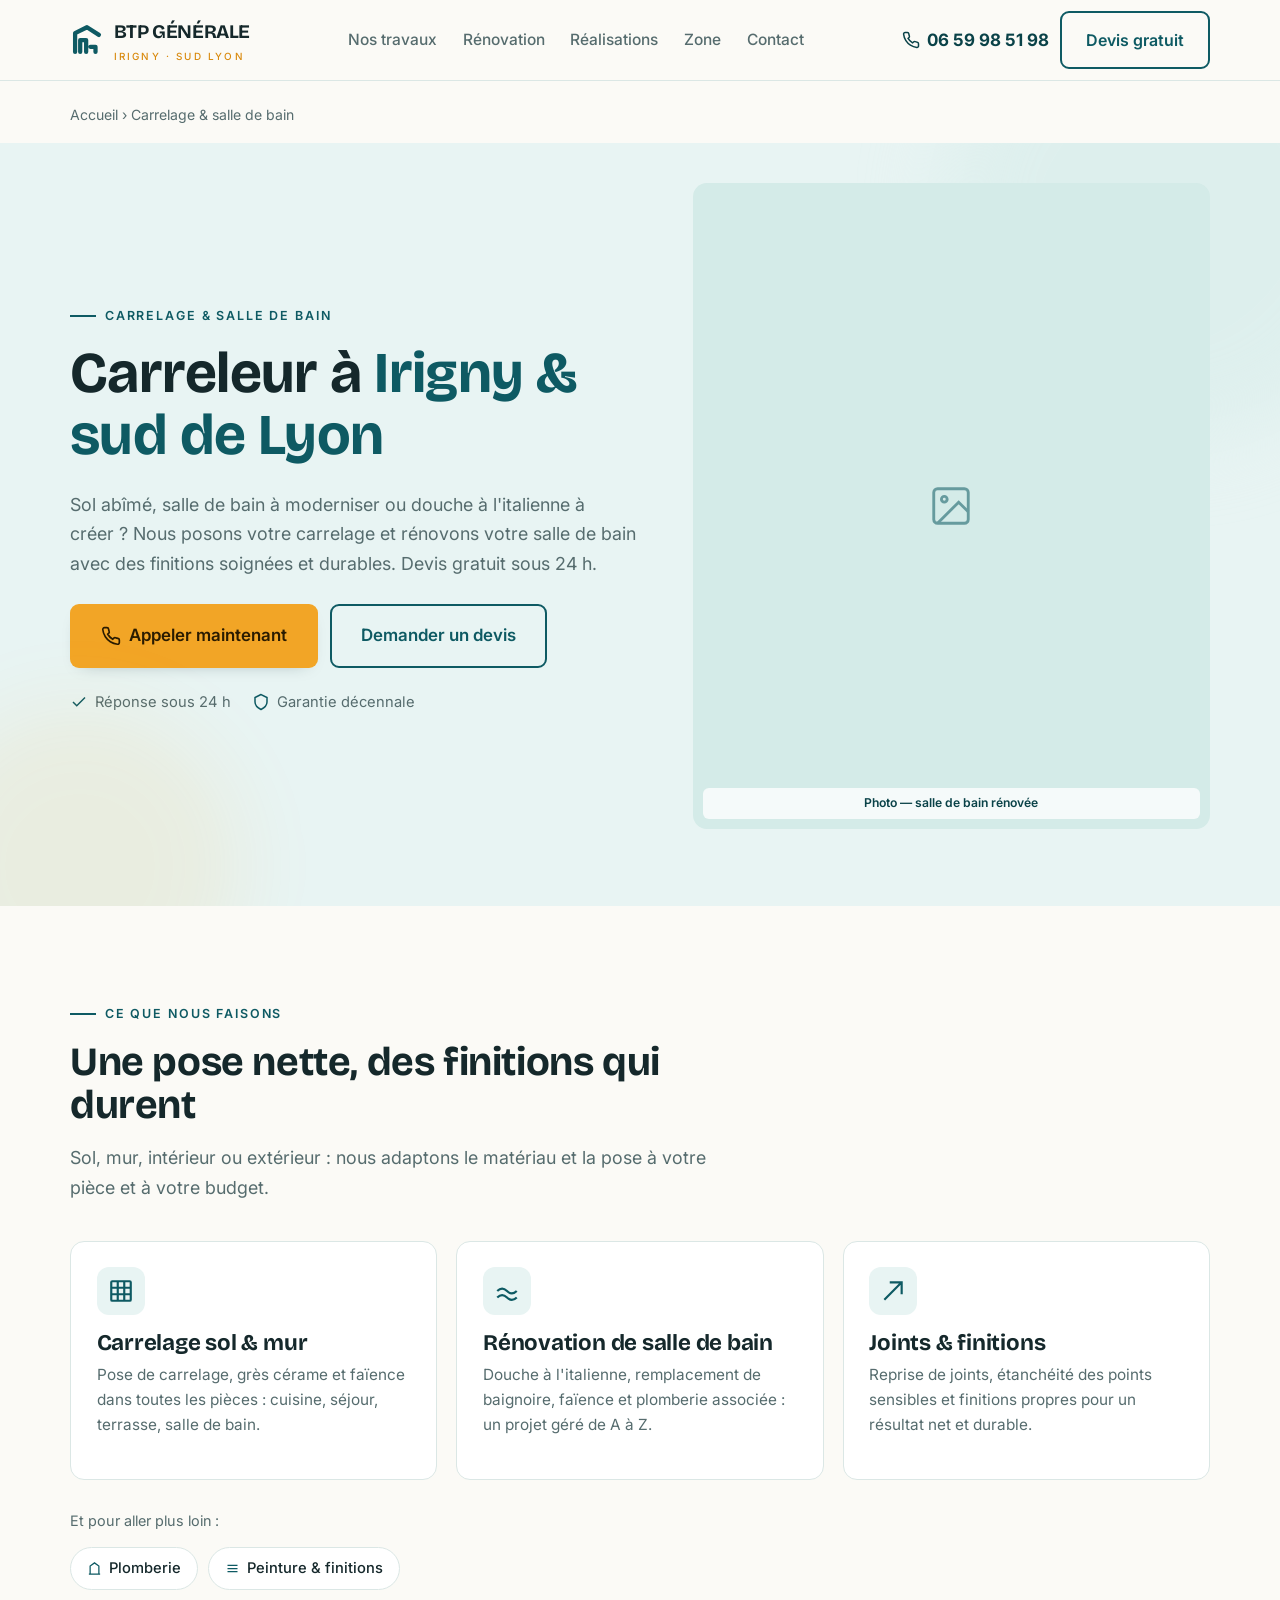
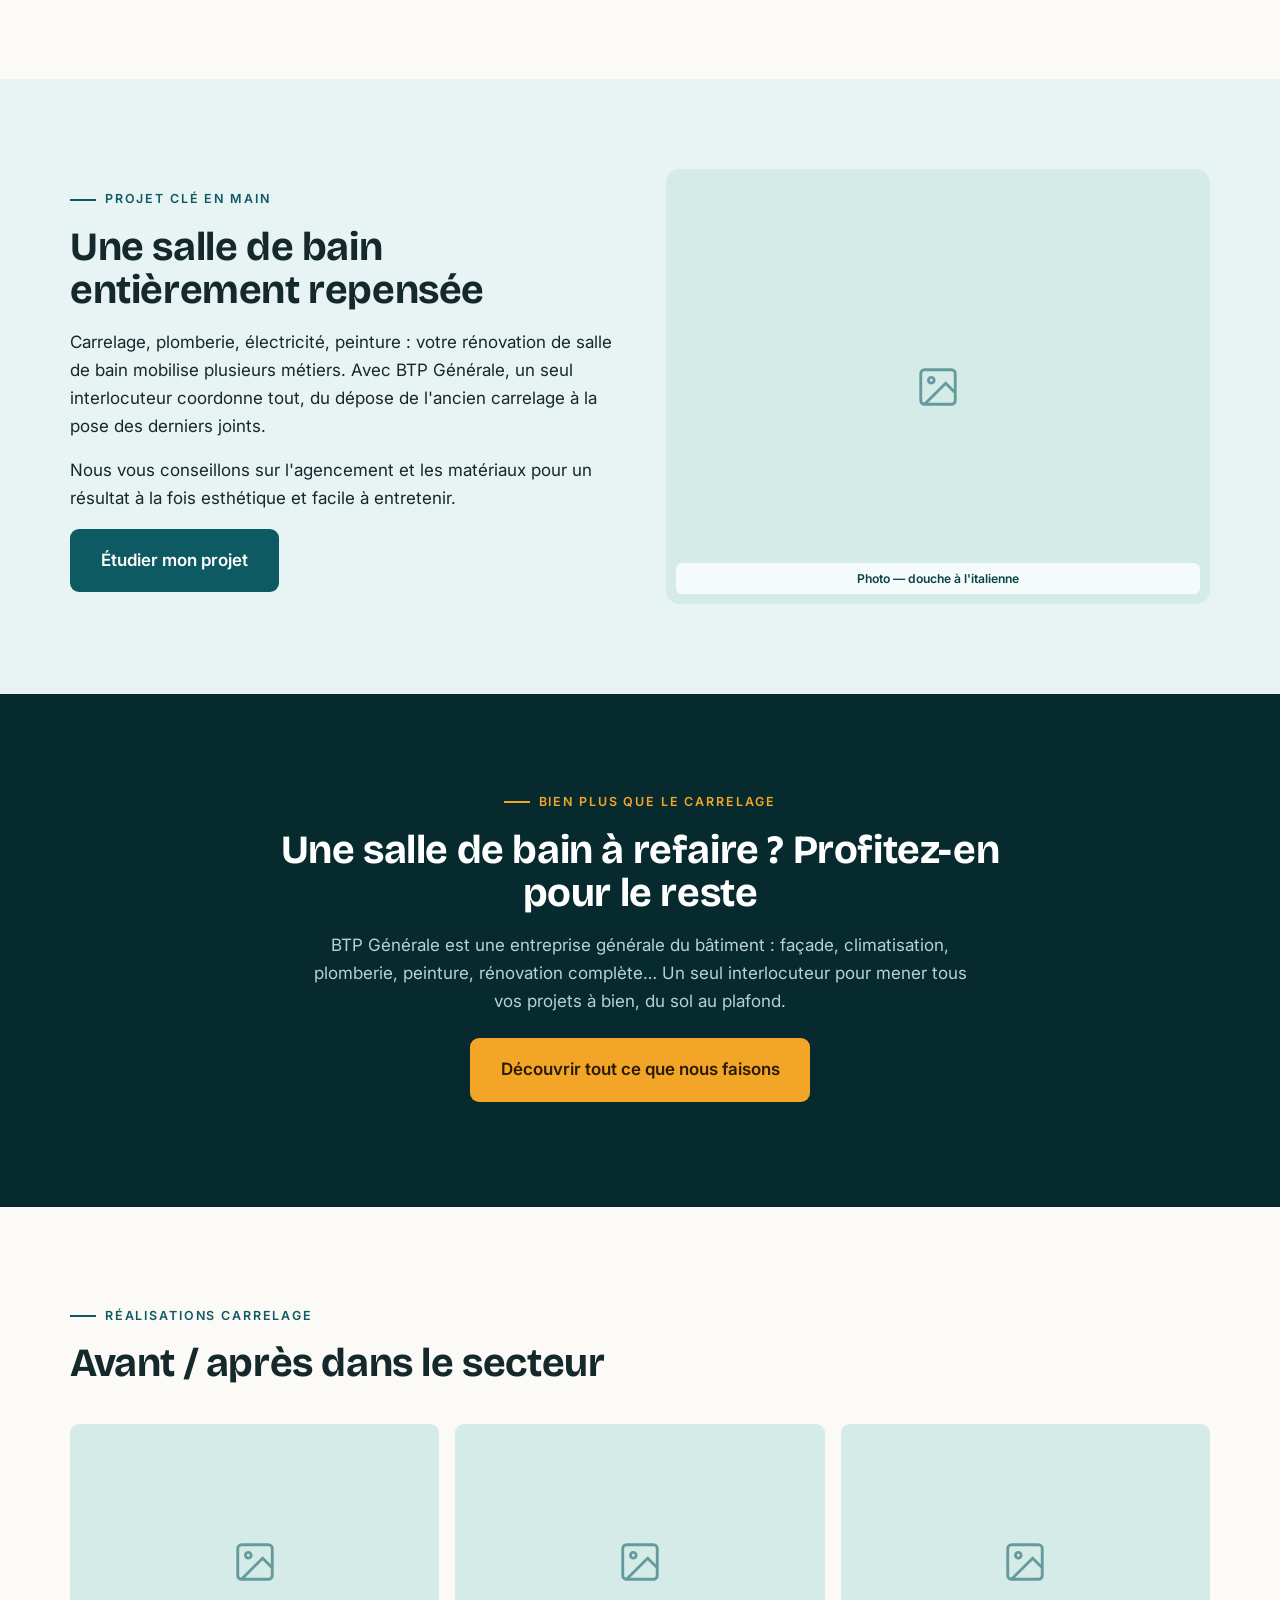
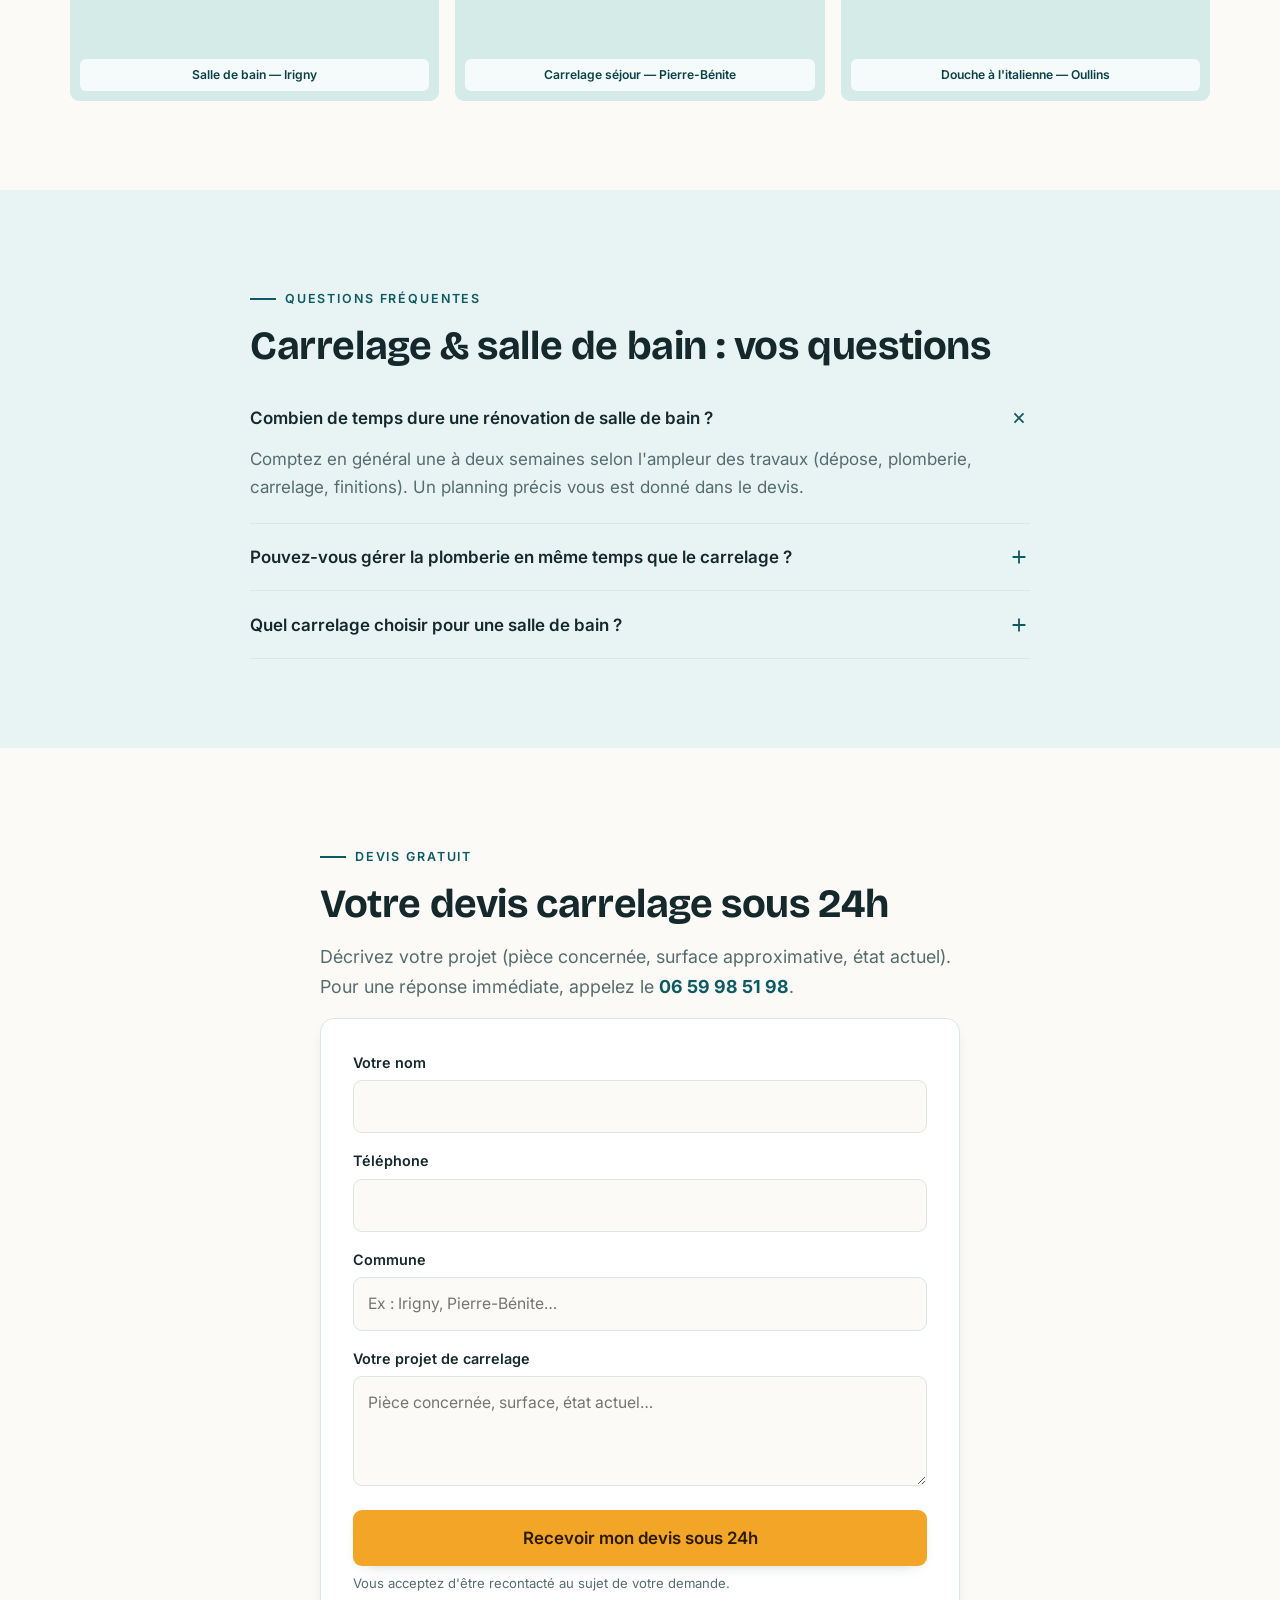
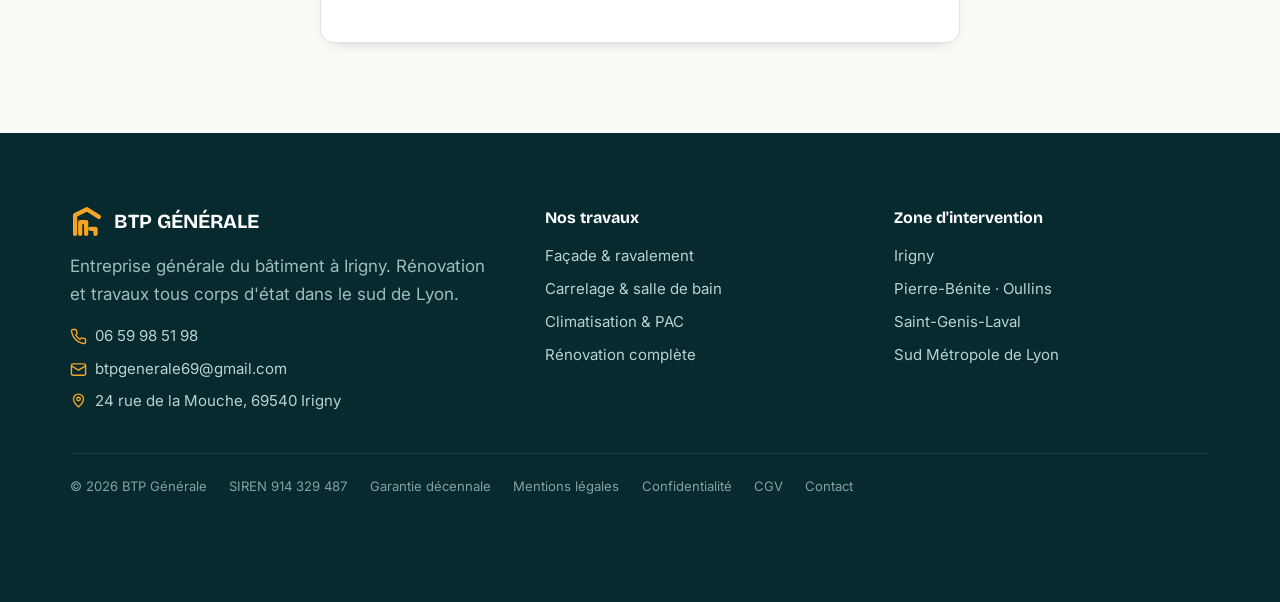
<file: carrelage.html>
<!DOCTYPE html>
<html lang="fr">
<head>
<meta charset="UTF-8">
<meta name="viewport" content="width=device-width, initial-scale=1">
<title>Carreleur à Irigny & sud de Lyon | BTP Générale</title>
<meta name="description" content="Pose de carrelage et rénovation de salle de bain à Irigny et dans le sud de Lyon : sol, faïence, douche à l'italienne. Devis gratuit sous 24h. ☎ 06 59 98 51 98.">
<link rel="canonical" href="https://www.btpgenerale.fr/carrelage.html">
<meta property="og:title" content="Carreleur à Irigny & sud de Lyon | BTP Générale">
<meta property="og:description" content="Pose de carrelage et rénovation de salle de bain. Devis gratuit sous 24h.">
<meta property="og:type" content="website">
<meta property="og:locale" content="fr_FR">
<link rel="preconnect" href="https://fonts.googleapis.com">
<link rel="preconnect" href="https://fonts.gstatic.com" crossorigin>
<link href="https://fonts.googleapis.com/css2?family=Bricolage+Grotesque:opsz,wght@12..96,600;12..96,700&family=Inter:wght@400;500;600;700&display=swap" rel="stylesheet">
<link rel="stylesheet" href="styles.css">
<script type="application/ld+json">
{
  "@context": "https://schema.org",
  "@type": "Service",
  "serviceType": "Pose de carrelage et rénovation de salle de bain",
  "provider": {
    "@type": "GeneralContractor",
    "name": "BTP Générale",
    "telephone": "+33659985198",
    "address": {
      "@type": "PostalAddress",
      "streetAddress": "24 rue de la Mouche",
      "addressLocality": "Irigny",
      "postalCode": "69540",
      "addressCountry": "FR"
    }
  },
  "areaServed": ["Irigny","Pierre-Bénite","Saint-Genis-Laval","Oullins","Vernaison","Charly","Brignais","Lyon"],
  "description": "Pose de carrelage, faïence, grès cérame et rénovation complète de salle de bain à Irigny et dans le sud de Lyon."
}
</script>
</head>
<body>

<!-- ============================ HEADER ============================ -->
<header class="site-header" id="header">
  <div class="wrap header-inner">
    <a class="brand" href="index.html" aria-label="BTP Générale, accueil">
      <svg class="mark" viewBox="0 0 40 40" aria-hidden="true"><path d="M6 34V12l14-7 14 9M12 34V20h7v14M24 28h6v6"/></svg>
      <span>BTP GÉNÉRALE<small>IRIGNY · SUD LYON</small></span>
    </a>
    <nav class="nav" id="nav" aria-label="Navigation principale">
      <a class="navlink" href="index.html#services">Nos travaux</a>
      <a class="navlink" href="index.html#renovation">Rénovation</a>
      <a class="navlink" href="index.html#realisations">Réalisations</a>
      <a class="navlink" href="index.html#zone">Zone</a>
      <a class="navlink" href="#devis">Contact</a>
    </nav>
    <div class="header-cta">
      <a class="phone-pill" href="tel:+33659985198">
        <svg viewBox="0 0 24 24" fill="none" stroke="currentColor" stroke-width="2" aria-hidden="true"><path d="M22 16.92v3a2 2 0 0 1-2.18 2 19.8 19.8 0 0 1-8.63-3.07 19.5 19.5 0 0 1-6-6 19.8 19.8 0 0 1-3.07-8.67A2 2 0 0 1 4.11 2h3a2 2 0 0 1 2 1.72c.13.96.36 1.9.7 2.81a2 2 0 0 1-.45 2.11L8.09 9.91a16 16 0 0 0 6 6l1.27-1.27a2 2 0 0 1 2.11-.45c.9.34 1.85.57 2.81.7A2 2 0 0 1 22 16.92Z"/></svg>
        06 59 98 51 98
      </a>
      <a class="btn btn--ghost" href="#devis">Devis gratuit</a>
      <button class="nav-toggle" id="navToggle" aria-label="Ouvrir le menu" aria-expanded="false">
        <svg viewBox="0 0 24 24" fill="none" stroke-width="2" stroke-linecap="round"><path d="M3 6h18M3 12h18M3 18h18"/></svg>
      </button>
    </div>
  </div>
</header>

<div class="wrap"><p class="crumb"><a href="index.html">Accueil</a> › Carrelage &amp; salle de bain</p></div>

<!-- ============================= HERO ============================= -->
<section class="hero svc-hero">
  <div class="wrap hero-grid">
    <div>
      <span class="eyebrow">Carrelage & salle de bain</span>
      <h1>Carreleur à <span>Irigny &amp; sud de Lyon</span></h1>
      <p class="lead">Sol abîmé, salle de bain à moderniser ou douche à l'italienne à créer&nbsp;? Nous posons votre carrelage et rénovons votre salle de bain avec des finitions soignées et durables. Devis gratuit sous 24&nbsp;h.</p>
      <div class="hero-actions">
        <a class="btn btn--call btn--lg" href="tel:+33659985198">
          <svg viewBox="0 0 24 24" width="20" height="20" fill="none" stroke="currentColor" stroke-width="2" aria-hidden="true"><path d="M22 16.92v3a2 2 0 0 1-2.18 2 19.8 19.8 0 0 1-8.63-3.07 19.5 19.5 0 0 1-6-6 19.8 19.8 0 0 1-3.07-8.67A2 2 0 0 1 4.11 2h3a2 2 0 0 1 2 1.72c.13.96.36 1.9.7 2.81a2 2 0 0 1-.45 2.11L8.09 9.91a16 16 0 0 0 6 6l1.27-1.27a2 2 0 0 1 2.11-.45c.9.34 1.85.57 2.81.7A2 2 0 0 1 22 16.92Z"/></svg>
          Appeler maintenant
        </a>
        <a class="btn btn--ghost btn--lg" href="#devis">Demander un devis</a>
      </div>
      <div class="hero-trust">
        <span><svg viewBox="0 0 24 24" fill="none" stroke="currentColor" stroke-width="2"><path d="M20 6 9 17l-5-5"/></svg> Réponse sous 24&nbsp;h</span>
        <span><svg viewBox="0 0 24 24" fill="none" stroke="currentColor" stroke-width="2"><path d="M12 2 4 6v6c0 5 3.4 7.7 8 10 4.6-2.3 8-5 8-10V6Z"/></svg> Garantie décennale</span>
      </div>
    </div>
    <div class="hero-media">
      <!-- REMPLACER par une photo de carrelage / salle de bain rénovée -->
      <div class="photo-ph" data-label="Photo — salle de bain rénovée">
        <svg viewBox="0 0 24 24" fill="none" stroke="currentColor" stroke-width="1.5"><rect x="3" y="3" width="18" height="18" rx="2"/><circle cx="8.5" cy="8.5" r="1.5"/><path d="m21 15-5-5L5 21"/></svg>
      </div>
    </div>
  </div>
</section>

<!-- ========================== PRESTATIONS ========================= -->
<section class="section">
  <div class="wrap">
    <div class="section-head">
      <span class="eyebrow">Ce que nous faisons</span>
      <h2>Une pose nette, des finitions qui durent</h2>
      <p class="lead">Sol, mur, intérieur ou extérieur : nous adaptons le matériau et la pose à votre pièce et à votre budget.</p>
    </div>
    <div class="cards">
      <article class="card">
        <div class="ico"><svg viewBox="0 0 24 24" fill="none" stroke="currentColor" stroke-width="2"><rect x="3" y="3" width="18" height="18" rx="1"/><path d="M3 9h18M9 3v18M3 15h18M15 3v18"/></svg></div>
        <h3>Carrelage sol & mur</h3>
        <p>Pose de carrelage, grès cérame et faïence dans toutes les pièces : cuisine, séjour, terrasse, salle de bain.</p>
      </article>
      <article class="card">
        <div class="ico"><svg viewBox="0 0 24 24" fill="none" stroke="currentColor" stroke-width="2"><path d="M3 12c3-3 6-3 9 0s6 3 9 0M3 18c3-3 6-3 9 0s6 3 9 0"/></svg></div>
        <h3>Rénovation de salle de bain</h3>
        <p>Douche à l'italienne, remplacement de baignoire, faïence et plomberie associée : un projet géré de A à Z.</p>
      </article>
      <article class="card">
        <div class="ico"><svg viewBox="0 0 24 24" fill="none" stroke="currentColor" stroke-width="2"><path d="M4 20 20 4M9 4h11v11"/></svg></div>
        <h3>Joints & finitions</h3>
        <p>Reprise de joints, étanchéité des points sensibles et finitions propres pour un résultat net et durable.</p>
      </article>
    </div>
    <div class="chips">
      <span class="label">Et pour aller plus loin :</span>
      <span class="chip"><svg viewBox="0 0 24 24" fill="none" stroke="currentColor" stroke-width="2"><path d="M3 21h18M5 21V8l7-5 7 5v13"/></svg> Plomberie</span>
      <span class="chip"><svg viewBox="0 0 24 24" fill="none" stroke="currentColor" stroke-width="2"><path d="M4 12h16M4 7h16M4 17h16"/></svg> Peinture & finitions</span>
    </div>
  </div>
</section>

<!-- ====================== SALLE DE BAIN CLÉ EN MAIN ===================== -->
<section class="section section--tint">
  <div class="wrap split">
    <div>
      <span class="eyebrow">Projet clé en main</span>
      <h2>Une salle de bain entièrement repensée</h2>
      <p>Carrelage, plomberie, électricité, peinture : votre rénovation de salle de bain mobilise plusieurs métiers. Avec BTP Générale, un seul interlocuteur coordonne tout, du dépose de l'ancien carrelage à la pose des derniers joints.</p>
      <p>Nous vous conseillons sur l'agencement et les matériaux pour un résultat à la fois esthétique et facile à entretenir.</p>
      <a class="btn btn--solid btn--lg" href="#devis">Étudier mon projet</a>
    </div>
    <div>
      <!-- REMPLACER par une photo de douche à l'italienne / carrelage -->
      <div class="photo-ph" data-label="Photo — douche à l'italienne">
        <svg viewBox="0 0 24 24" fill="none" stroke="currentColor" stroke-width="1.5"><rect x="3" y="3" width="18" height="18" rx="2"/><circle cx="8.5" cy="8.5" r="1.5"/><path d="m21 15-5-5L5 21"/></svg>
      </div>
    </div>
  </div>
</section>

<!-- ===================== RAPPEL FULL-SERVICE ====================== -->
<section class="section section--dark">
  <div class="wrap" style="text-align:center;max-width:760px;margin-inline:auto">
    <span class="eyebrow" style="justify-content:center">Bien plus que le carrelage</span>
    <h2>Une salle de bain à refaire&nbsp;? Profitez-en pour le reste</h2>
    <p style="color:#B9D2D0;max-width:60ch;margin-inline:auto">BTP Générale est une entreprise générale du bâtiment : façade, climatisation, plomberie, peinture, rénovation complète… Un seul interlocuteur pour mener tous vos projets à bien, du sol au plafond.</p>
    <p style="margin-top:1.4rem"><a class="btn btn--call btn--lg" href="index.html#services">Découvrir tout ce que nous faisons</a></p>
  </div>
</section>

<!-- ========================= RÉALISATIONS ========================= -->
<section class="section">
  <div class="wrap">
    <div class="section-head">
      <span class="eyebrow">Réalisations carrelage</span>
      <h2>Avant / après dans le secteur</h2>
    </div>
    <div class="gallery">
      <div class="photo-ph" data-label="Salle de bain — Irigny"><svg viewBox="0 0 24 24" fill="none" stroke="currentColor" stroke-width="1.5"><rect x="3" y="3" width="18" height="18" rx="2"/><circle cx="8.5" cy="8.5" r="1.5"/><path d="m21 15-5-5L5 21"/></svg></div>
      <div class="photo-ph" data-label="Carrelage séjour — Pierre-Bénite"><svg viewBox="0 0 24 24" fill="none" stroke="currentColor" stroke-width="1.5"><rect x="3" y="3" width="18" height="18" rx="2"/><circle cx="8.5" cy="8.5" r="1.5"/><path d="m21 15-5-5L5 21"/></svg></div>
      <div class="photo-ph" data-label="Douche à l'italienne — Oullins"><svg viewBox="0 0 24 24" fill="none" stroke="currentColor" stroke-width="1.5"><rect x="3" y="3" width="18" height="18" rx="2"/><circle cx="8.5" cy="8.5" r="1.5"/><path d="m21 15-5-5L5 21"/></svg></div>
    </div>
  </div>
</section>

<!-- ============================== FAQ ============================= -->
<section class="section section--tint">
  <div class="wrap" style="max-width:780px">
    <span class="eyebrow">Questions fréquentes</span>
    <h2>Carrelage & salle de bain : vos questions</h2>
    <div class="faq">
      <details open>
        <summary>Combien de temps dure une rénovation de salle de bain ?<svg class="pm" viewBox="0 0 24 24" fill="none" stroke="currentColor" stroke-width="2"><path d="M12 5v14M5 12h14"/></svg></summary>
        <p>Comptez en général une à deux semaines selon l'ampleur des travaux (dépose, plomberie, carrelage, finitions). Un planning précis vous est donné dans le devis.</p>
      </details>
      <details>
        <summary>Pouvez-vous gérer la plomberie en même temps que le carrelage ?<svg class="pm" viewBox="0 0 24 24" fill="none" stroke="currentColor" stroke-width="2"><path d="M12 5v14M5 12h14"/></svg></summary>
        <p>Oui, c'est l'intérêt de faire appel à une entreprise générale : nous coordonnons plomberie, carrelage et finitions dans un seul chantier.</p>
      </details>
      <details>
        <summary>Quel carrelage choisir pour une salle de bain ?<svg class="pm" viewBox="0 0 24 24" fill="none" stroke="currentColor" stroke-width="2"><path d="M12 5v14M5 12h14"/></svg></summary>
        <p>Le grès cérame est souvent recommandé pour sa résistance à l'humidité et son entretien facile. Nous vous conseillons selon votre budget et le rendu souhaité.</p>
      </details>
    </div>
  </div>
</section>

<!-- ============================== DEVIS =========================== -->
<section class="section" id="devis">
  <div class="wrap" style="max-width:640px">
    <span class="eyebrow">Devis gratuit</span>
    <h2>Votre devis carrelage sous 24h</h2>
    <p class="lead">Décrivez votre projet (pièce concernée, surface approximative, état actuel). Pour une réponse immédiate, appelez le <a href="tel:+33659985198"><b>06&nbsp;59&nbsp;98&nbsp;51&nbsp;98</b></a>.</p>
    <form class="form-card" name="devis-carrelage" method="POST" action="https://formspree.io/f/VOTRE_ID" id="devisForm" novalidate>
      <div class="field"><label for="nom">Votre nom</label><input id="nom" name="nom" type="text" autocomplete="name" required></div>
      <div class="field"><label for="tel">Téléphone</label><input id="tel" name="telephone" type="tel" autocomplete="tel" required></div>
      <div class="field"><label for="ville">Commune</label><input id="ville" name="ville" type="text" placeholder="Ex : Irigny, Pierre-Bénite…"></div>
      <div class="field"><label for="msg">Votre projet de carrelage</label><textarea id="msg" name="message" placeholder="Pièce concernée, surface, état actuel…"></textarea></div>
      <input type="hidden" name="type_travaux" value="Carrelage / salle de bain">
      <button class="btn btn--call btn--lg" type="submit" style="width:100%">Recevoir mon devis sous 24h</button>
      <p class="form-note">Vous acceptez d'être recontacté au sujet de votre demande.</p>
    </form>
    <div class="form-ok" id="formOk">Merci, votre demande est bien notée. Nous vous recontactons sous 24&nbsp;h.</div>
  </div>
</section>

<!-- ============================= FOOTER =========================== -->
<footer class="site-footer">
  <div class="wrap footer-grid">
    <div>
      <div class="foot-brand">
        <svg class="mark" width="34" height="34" viewBox="0 0 40 40" aria-hidden="true"><path d="M6 34V12l14-7 14 9M12 34V20h7v14M24 28h6v6" fill="none" stroke-width="5" stroke-linecap="round" stroke-linejoin="round"/></svg>
        BTP GÉNÉRALE
      </div>
      <p style="color:#9FBDBB;max-width:38ch">Entreprise générale du bâtiment à Irigny. Rénovation et travaux tous corps d'état dans le sud de Lyon.</p>
      <div class="foot-contact">
        <a href="tel:+33659985198"><svg viewBox="0 0 24 24" fill="none" stroke="currentColor" stroke-width="2"><path d="M22 16.92v3a2 2 0 0 1-2.18 2 19.8 19.8 0 0 1-8.63-3.07 19.5 19.5 0 0 1-6-6 19.8 19.8 0 0 1-3.07-8.67A2 2 0 0 1 4.11 2h3a2 2 0 0 1 2 1.72c.13.96.36 1.9.7 2.81a2 2 0 0 1-.45 2.11L8.09 9.91a16 16 0 0 0 6 6l1.27-1.27a2 2 0 0 1 2.11-.45c.9.34 1.85.57 2.81.7A2 2 0 0 1 22 16.92Z"/></svg> 06 59 98 51 98</a>
        <a href="mailto:btpgenerale69@gmail.com"><svg viewBox="0 0 24 24" fill="none" stroke="currentColor" stroke-width="2"><rect x="2" y="4" width="20" height="16" rx="2"/><path d="m22 7-10 6L2 7"/></svg> btpgenerale69@gmail.com</a>
        <span style="display:inline-flex;gap:.5rem;align-items:flex-start"><svg viewBox="0 0 24 24" width="17" height="17" fill="none" stroke="var(--ambre)" stroke-width="2" style="flex:none;margin-top:3px"><path d="M12 21s-7-5.5-7-11a7 7 0 0 1 14 0c0 5.5-7 11-7 11Z"/><circle cx="12" cy="10" r="2.5"/></svg> 24 rue de la Mouche, 69540 Irigny</span>
      </div>
    </div>
    <div>
      <h4>Nos travaux</h4>
      <ul>
        <li><a href="facade.html">Façade & ravalement</a></li>
        <li><a href="carrelage.html">Carrelage & salle de bain</a></li>
        <li><a href="climatisation.html">Climatisation & PAC</a></li>
        <li><a href="renovation.html">Rénovation complète</a></li>
      </ul>
    </div>
    <div>
      <h4>Zone d'intervention</h4>
      <ul>
        <li><a href="index.html#zone">Irigny</a></li>
        <li><a href="index.html#zone">Pierre-Bénite · Oullins</a></li>
        <li><a href="index.html#zone">Saint-Genis-Laval</a></li>
        <li><a href="index.html#zone">Sud Métropole de Lyon</a></li>
      </ul>
    </div>
  </div>
  <div class="wrap legal">
    <span>© <span id="year"></span> BTP Générale</span>
    <span>SIREN 914 329 487</span>
    <span>Garantie décennale</span>
    <a href="mentions-legales.html">Mentions légales</a>
    <a href="politique-confidentialite.html">Confidentialité</a>
    <a href="cgv.html">CGV</a>
    <a href="contact.html">Contact</a>
  </div>
</footer>

<div class="callbar">
  <a class="btn btn--call" href="tel:+33659985198"><svg viewBox="0 0 24 24" width="20" height="20" fill="none" stroke="currentColor" stroke-width="2"><path d="M22 16.92v3a2 2 0 0 1-2.18 2 19.8 19.8 0 0 1-8.63-3.07 19.5 19.5 0 0 1-6-6 19.8 19.8 0 0 1-3.07-8.67A2 2 0 0 1 4.11 2h3a2 2 0 0 1 2 1.72c.13.96.36 1.9.7 2.81a2 2 0 0 1-.45 2.11L8.09 9.91a16 16 0 0 0 6 6l1.27-1.27a2 2 0 0 1 2.11-.45c.9.34 1.85.57 2.81.7A2 2 0 0 1 22 16.92Z"/></svg> Appeler</a>
  <a class="btn btn--solid" href="#devis">Devis 24h</a>
</div>

<script>
  document.getElementById('year').textContent = new Date().getFullYear();
  var toggle = document.getElementById('navToggle'), nav = document.getElementById('nav');
  toggle.addEventListener('click', function () { var o = nav.classList.toggle('is-open'); toggle.setAttribute('aria-expanded', o); });
  var header = document.getElementById('header');
  window.addEventListener('scroll', function () { header.classList.toggle('is-scrolled', window.scrollY > 8); }, { passive: true });
  var form = document.getElementById('devisForm'), ok = document.getElementById('formOk');
  form.addEventListener('submit', function (e) {
    if (!form.checkValidity()) return;
    if (form.action.indexOf('VOTRE_ID') !== -1) { e.preventDefault(); form.style.display = 'none'; ok.style.display = 'block'; ok.scrollIntoView({ behavior: 'smooth', block: 'center' }); }
  });
</script>
</body>
</html>
</file>
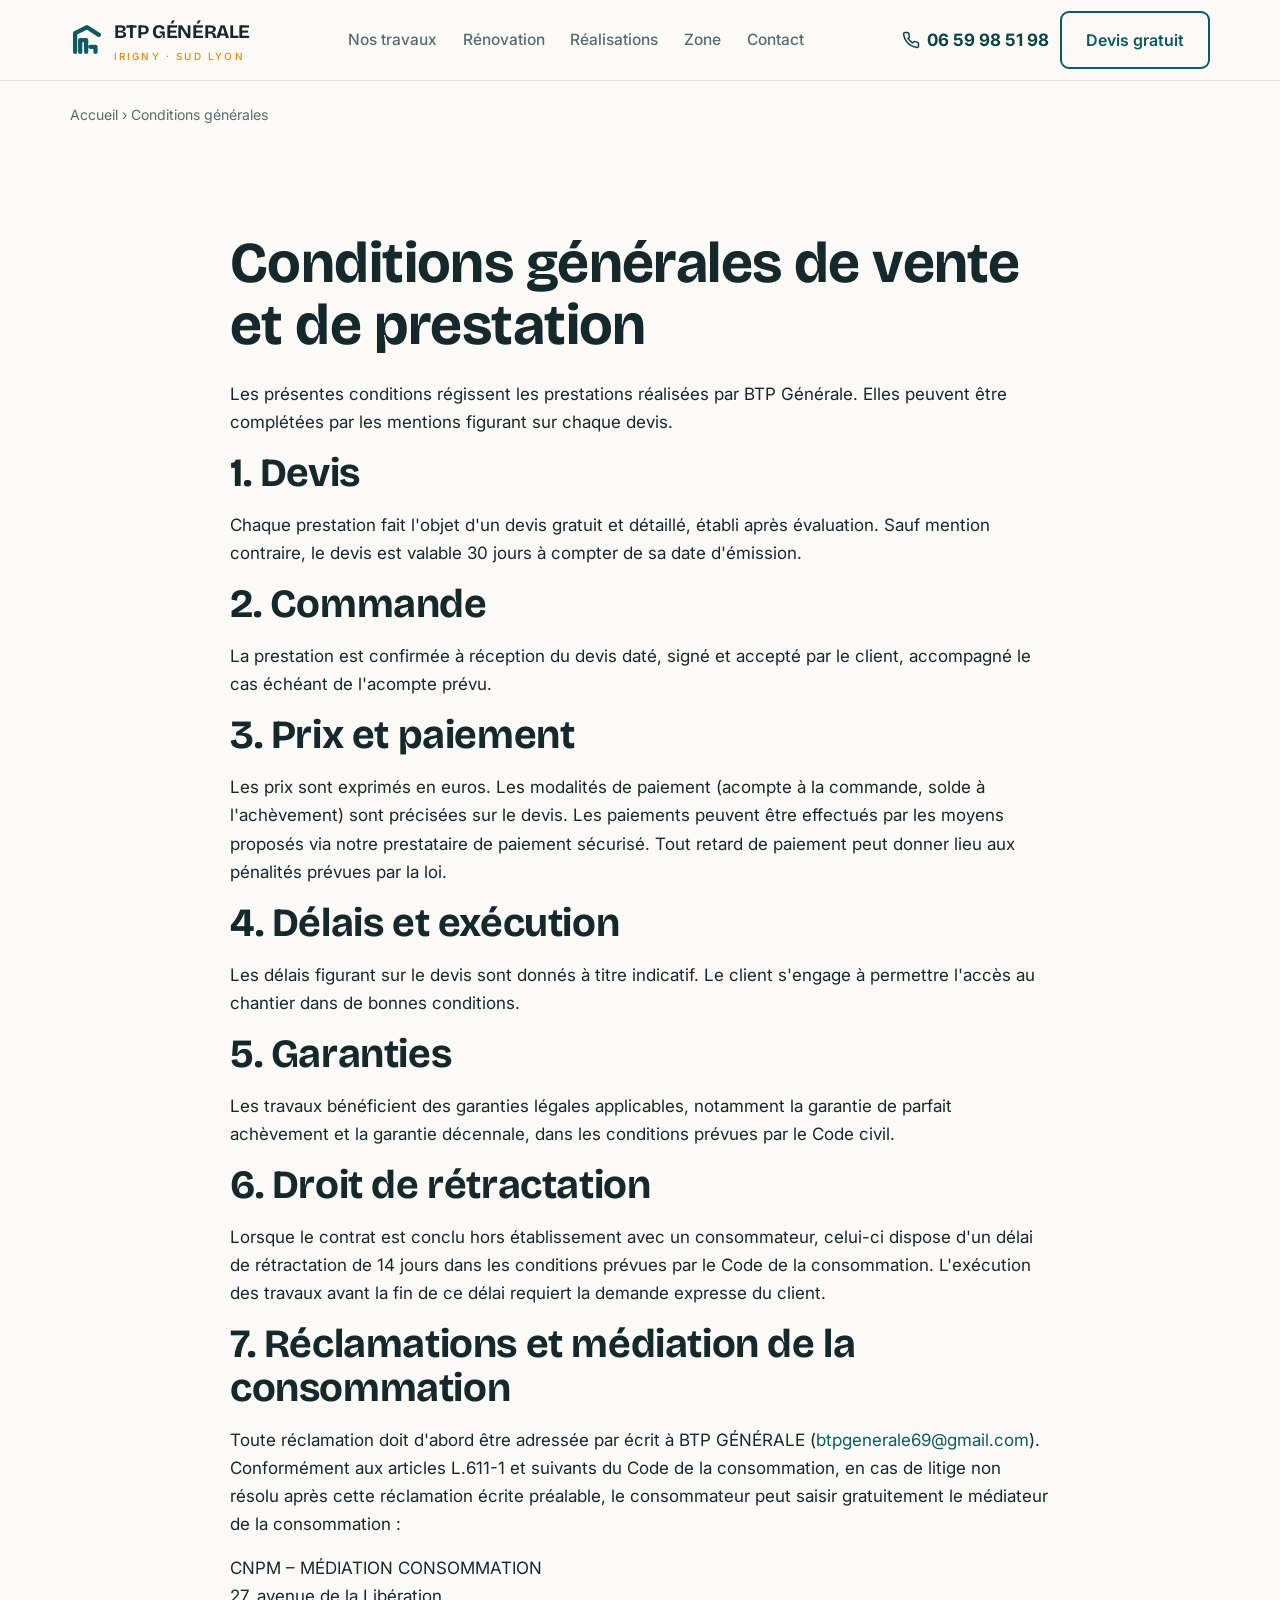
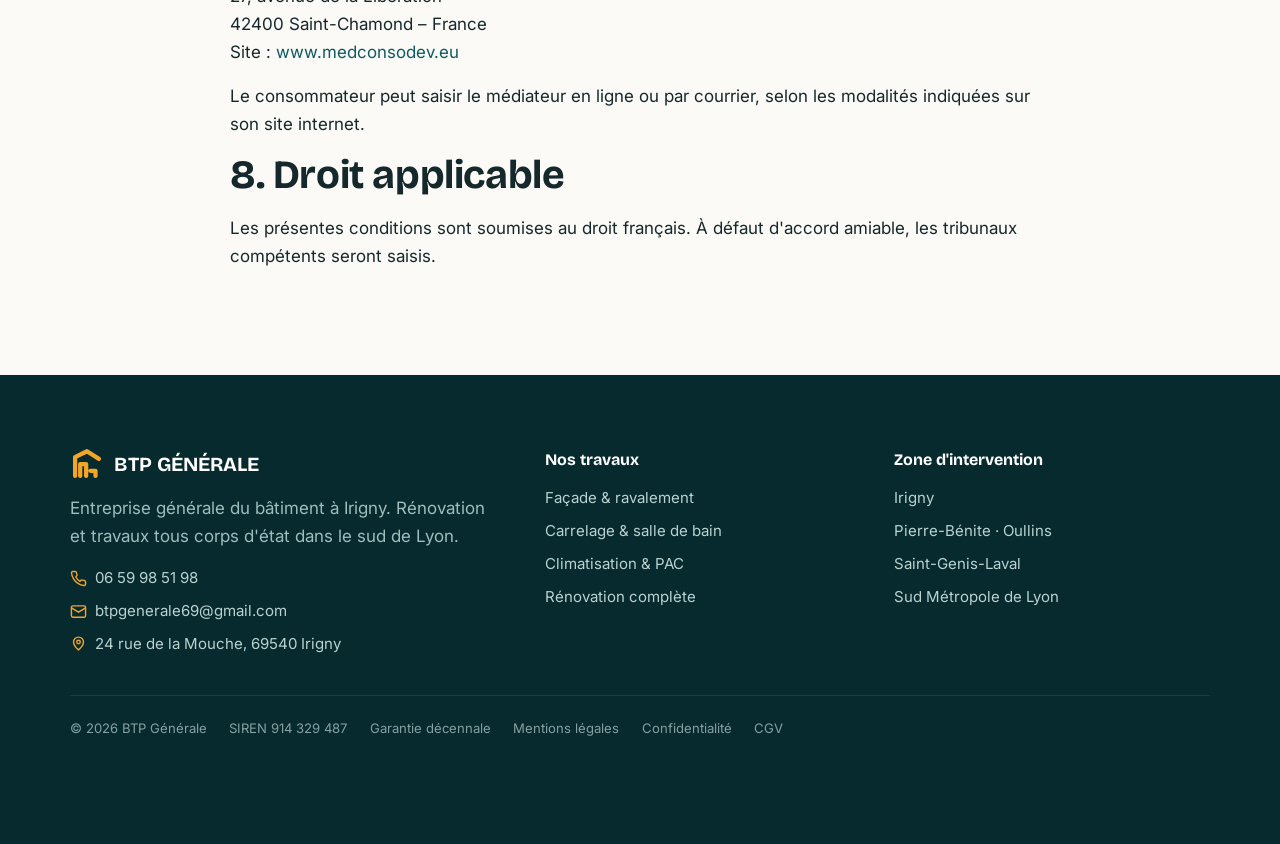
<file: cgv.html>
<!DOCTYPE html>
<html lang="fr">
<head>
<meta charset="UTF-8">
<meta name="viewport" content="width=device-width, initial-scale=1">
<title>Conditions générales | BTP Générale</title>
<meta name="description" content="Conditions générales de vente et de prestation de BTP Générale, entreprise du bâtiment à Irigny.">
<link rel="canonical" href="https://www.btpgenerale.fr/cgv.html">
<link rel="preconnect" href="https://fonts.googleapis.com">
<link rel="preconnect" href="https://fonts.gstatic.com" crossorigin>
<link href="https://fonts.googleapis.com/css2?family=Bricolage+Grotesque:opsz,wght@12..96,600;12..96,700&family=Inter:wght@400;500;600;700&display=swap" rel="stylesheet">
<link rel="stylesheet" href="styles.css">
</head>
<body>
<header class="site-header" id="header">
  <div class="wrap header-inner">
    <a class="brand" href="index.html" aria-label="BTP Générale, accueil">
      <svg class="mark" viewBox="0 0 40 40" aria-hidden="true"><path d="M6 34V12l14-7 14 9M12 34V20h7v14M24 28h6v6"/></svg>
      <span>BTP GÉNÉRALE<small>IRIGNY · SUD LYON</small></span>
    </a>
    <nav class="nav" id="nav" aria-label="Navigation principale">
      <a class="navlink" href="index.html#services">Nos travaux</a>
      <a class="navlink" href="index.html#renovation">Rénovation</a>
      <a class="navlink" href="index.html#realisations">Réalisations</a>
      <a class="navlink" href="index.html#zone">Zone</a>
      <a class="navlink" href="#devis">Contact</a>
    </nav>
    <div class="header-cta">
      <a class="phone-pill" href="tel:+33659985198">
        <svg viewBox="0 0 24 24" fill="none" stroke="currentColor" stroke-width="2" aria-hidden="true"><path d="M22 16.92v3a2 2 0 0 1-2.18 2 19.8 19.8 0 0 1-8.63-3.07 19.5 19.5 0 0 1-6-6 19.8 19.8 0 0 1-3.07-8.67A2 2 0 0 1 4.11 2h3a2 2 0 0 1 2 1.72c.13.96.36 1.9.7 2.81a2 2 0 0 1-.45 2.11L8.09 9.91a16 16 0 0 0 6 6l1.27-1.27a2 2 0 0 1 2.11-.45c.9.34 1.85.57 2.81.7A2 2 0 0 1 22 16.92Z"/></svg>
        06 59 98 51 98
      </a>
      <a class="btn btn--ghost" href="#devis">Devis gratuit</a>
      <button class="nav-toggle" id="navToggle" aria-label="Ouvrir le menu" aria-expanded="false">
        <svg viewBox="0 0 24 24" fill="none" stroke-width="2" stroke-linecap="round"><path d="M3 6h18M3 12h18M3 18h18"/></svg>
      </button>
    </div>
  </div>
</header>

<div class="wrap"><p class="crumb"><a href="index.html">Accueil</a> › Conditions générales</p></div>
<section class="section"><div class="wrap" style="max-width:820px">
<h1>Conditions générales de vente et de prestation</h1>
<p>Les présentes conditions régissent les prestations réalisées par BTP Générale. Elles peuvent être complétées par les mentions figurant sur chaque devis.</p>
<h2>1. Devis</h2>
<p>Chaque prestation fait l'objet d'un devis gratuit et détaillé, établi après évaluation. Sauf mention contraire, le devis est valable 30 jours à compter de sa date d'émission.</p>
<h2>2. Commande</h2>
<p>La prestation est confirmée à réception du devis daté, signé et accepté par le client, accompagné le cas échéant de l'acompte prévu.</p>
<h2>3. Prix et paiement</h2>
<p>Les prix sont exprimés en euros. Les modalités de paiement (acompte à la commande, solde à l'achèvement) sont précisées sur le devis. Les paiements peuvent être effectués par les moyens proposés via notre prestataire de paiement sécurisé. Tout retard de paiement peut donner lieu aux pénalités prévues par la loi.</p>
<h2>4. Délais et exécution</h2>
<p>Les délais figurant sur le devis sont donnés à titre indicatif. Le client s'engage à permettre l'accès au chantier dans de bonnes conditions.</p>
<h2>5. Garanties</h2>
<p>Les travaux bénéficient des garanties légales applicables, notamment la garantie de parfait achèvement et la garantie décennale, dans les conditions prévues par le Code civil.</p>
<h2>6. Droit de rétractation</h2>
<p>Lorsque le contrat est conclu hors établissement avec un consommateur, celui-ci dispose d'un délai de rétractation de 14 jours dans les conditions prévues par le Code de la consommation. L'exécution des travaux avant la fin de ce délai requiert la demande expresse du client.</p>
<h2>7. Réclamations et médiation de la consommation</h2>
<p>Toute réclamation doit d'abord être adressée par écrit à BTP GÉNÉRALE (<a href="mailto:btpgenerale69@gmail.com">btpgenerale69@gmail.com</a>). Conformément aux articles L.611-1 et suivants du Code de la consommation, en cas de litige non résolu après cette réclamation écrite préalable, le consommateur peut saisir gratuitement le médiateur de la consommation :</p>
<p>CNPM – MÉDIATION CONSOMMATION<br>27, avenue de la Libération<br>42400 Saint-Chamond – France<br>Site&nbsp;: <a href="https://www.medconsodev.eu">www.medconsodev.eu</a></p>
<p>Le consommateur peut saisir le médiateur en ligne ou par courrier, selon les modalités indiquées sur son site internet.</p>
<h2>8. Droit applicable</h2>
<p>Les présentes conditions sont soumises au droit français. À défaut d'accord amiable, les tribunaux compétents seront saisis.</p>
</div></section>
<footer class="site-footer">
  <div class="wrap footer-grid">
    <div>
      <div class="foot-brand">
        <svg class="mark" width="34" height="34" viewBox="0 0 40 40" aria-hidden="true"><path d="M6 34V12l14-7 14 9M12 34V20h7v14M24 28h6v6" fill="none" stroke-width="5" stroke-linecap="round" stroke-linejoin="round"/></svg>
        BTP GÉNÉRALE
      </div>
      <p style="color:#9FBDBB;max-width:38ch">Entreprise générale du bâtiment à Irigny. Rénovation et travaux tous corps d'état dans le sud de Lyon.</p>
      <div class="foot-contact">
        <a href="tel:+33659985198"><svg viewBox="0 0 24 24" fill="none" stroke="currentColor" stroke-width="2"><path d="M22 16.92v3a2 2 0 0 1-2.18 2 19.8 19.8 0 0 1-8.63-3.07 19.5 19.5 0 0 1-6-6 19.8 19.8 0 0 1-3.07-8.67A2 2 0 0 1 4.11 2h3a2 2 0 0 1 2 1.72c.13.96.36 1.9.7 2.81a2 2 0 0 1-.45 2.11L8.09 9.91a16 16 0 0 0 6 6l1.27-1.27a2 2 0 0 1 2.11-.45c.9.34 1.85.57 2.81.7A2 2 0 0 1 22 16.92Z"/></svg> 06 59 98 51 98</a>
        <a href="mailto:btpgenerale69@gmail.com"><svg viewBox="0 0 24 24" fill="none" stroke="currentColor" stroke-width="2"><rect x="2" y="4" width="20" height="16" rx="2"/><path d="m22 7-10 6L2 7"/></svg> btpgenerale69@gmail.com</a>
        <span style="display:inline-flex;gap:.5rem;align-items:flex-start"><svg viewBox="0 0 24 24" width="17" height="17" fill="none" stroke="var(--ambre)" stroke-width="2" style="flex:none;margin-top:3px"><path d="M12 21s-7-5.5-7-11a7 7 0 0 1 14 0c0 5.5-7 11-7 11Z"/><circle cx="12" cy="10" r="2.5"/></svg> 24 rue de la Mouche, 69540 Irigny</span>
      </div>
    </div>
    <div>
      <h4>Nos travaux</h4>
      <ul>
        <li><a href="facade.html">Façade & ravalement</a></li>
        <li><a href="carrelage.html">Carrelage & salle de bain</a></li>
        <li><a href="climatisation.html">Climatisation & PAC</a></li>
        <li><a href="renovation.html">Rénovation complète</a></li>
      </ul>
    </div>
    <div>
      <h4>Zone d'intervention</h4>
      <ul>
        <li><a href="index.html#zone">Irigny</a></li>
        <li><a href="index.html#zone">Pierre-Bénite · Oullins</a></li>
        <li><a href="index.html#zone">Saint-Genis-Laval</a></li>
        <li><a href="index.html#zone">Sud Métropole de Lyon</a></li>
      </ul>
    </div>
  </div>
  <div class="wrap legal">
    <span>© <span id="year"></span> BTP Générale</span>
    <span>SIREN 914 329 487</span>
    <span>Garantie décennale</span>
    <a href="mentions-legales.html">Mentions légales</a>
    <a href="politique-confidentialite.html">Confidentialité</a>
    <a href="cgv.html">CGV</a>
  </div>
</footer>

<div class="callbar">
  <a class="btn btn--call" href="tel:+33659985198"><svg viewBox="0 0 24 24" width="20" height="20" fill="none" stroke="currentColor" stroke-width="2"><path d="M22 16.92v3a2 2 0 0 1-2.18 2 19.8 19.8 0 0 1-8.63-3.07 19.5 19.5 0 0 1-6-6 19.8 19.8 0 0 1-3.07-8.67A2 2 0 0 1 4.11 2h3a2 2 0 0 1 2 1.72c.13.96.36 1.9.7 2.81a2 2 0 0 1-.45 2.11L8.09 9.91a16 16 0 0 0 6 6l1.27-1.27a2 2 0 0 1 2.11-.45c.9.34 1.85.57 2.81.7A2 2 0 0 1 22 16.92Z"/></svg> Appeler</a>
  <a class="btn btn--solid" href="#devis">Devis 24h</a>
</div>

<script>
  document.getElementById('year').textContent = new Date().getFullYear();
  var toggle = document.getElementById('navToggle'), nav = document.getElementById('nav');
  toggle.addEventListener('click', function () { var o = nav.classList.toggle('is-open'); toggle.setAttribute('aria-expanded', o); });
  var header = document.getElementById('header');
  window.addEventListener('scroll', function () { header.classList.toggle('is-scrolled', window.scrollY > 8); }, { passive: true });
  var form = document.getElementById('devisForm'), ok = document.getElementById('formOk');
  if (form) form.addEventListener('submit', function (e) {
    if (!form.checkValidity()) return;
    if (form.action.indexOf('VOTRE_ID') !== -1) { e.preventDefault(); form.style.display = 'none'; ok.style.display = 'block'; ok.scrollIntoView({ behavior: 'smooth', block: 'center' }); }
  });
</script>
</body>
</html>
</file>
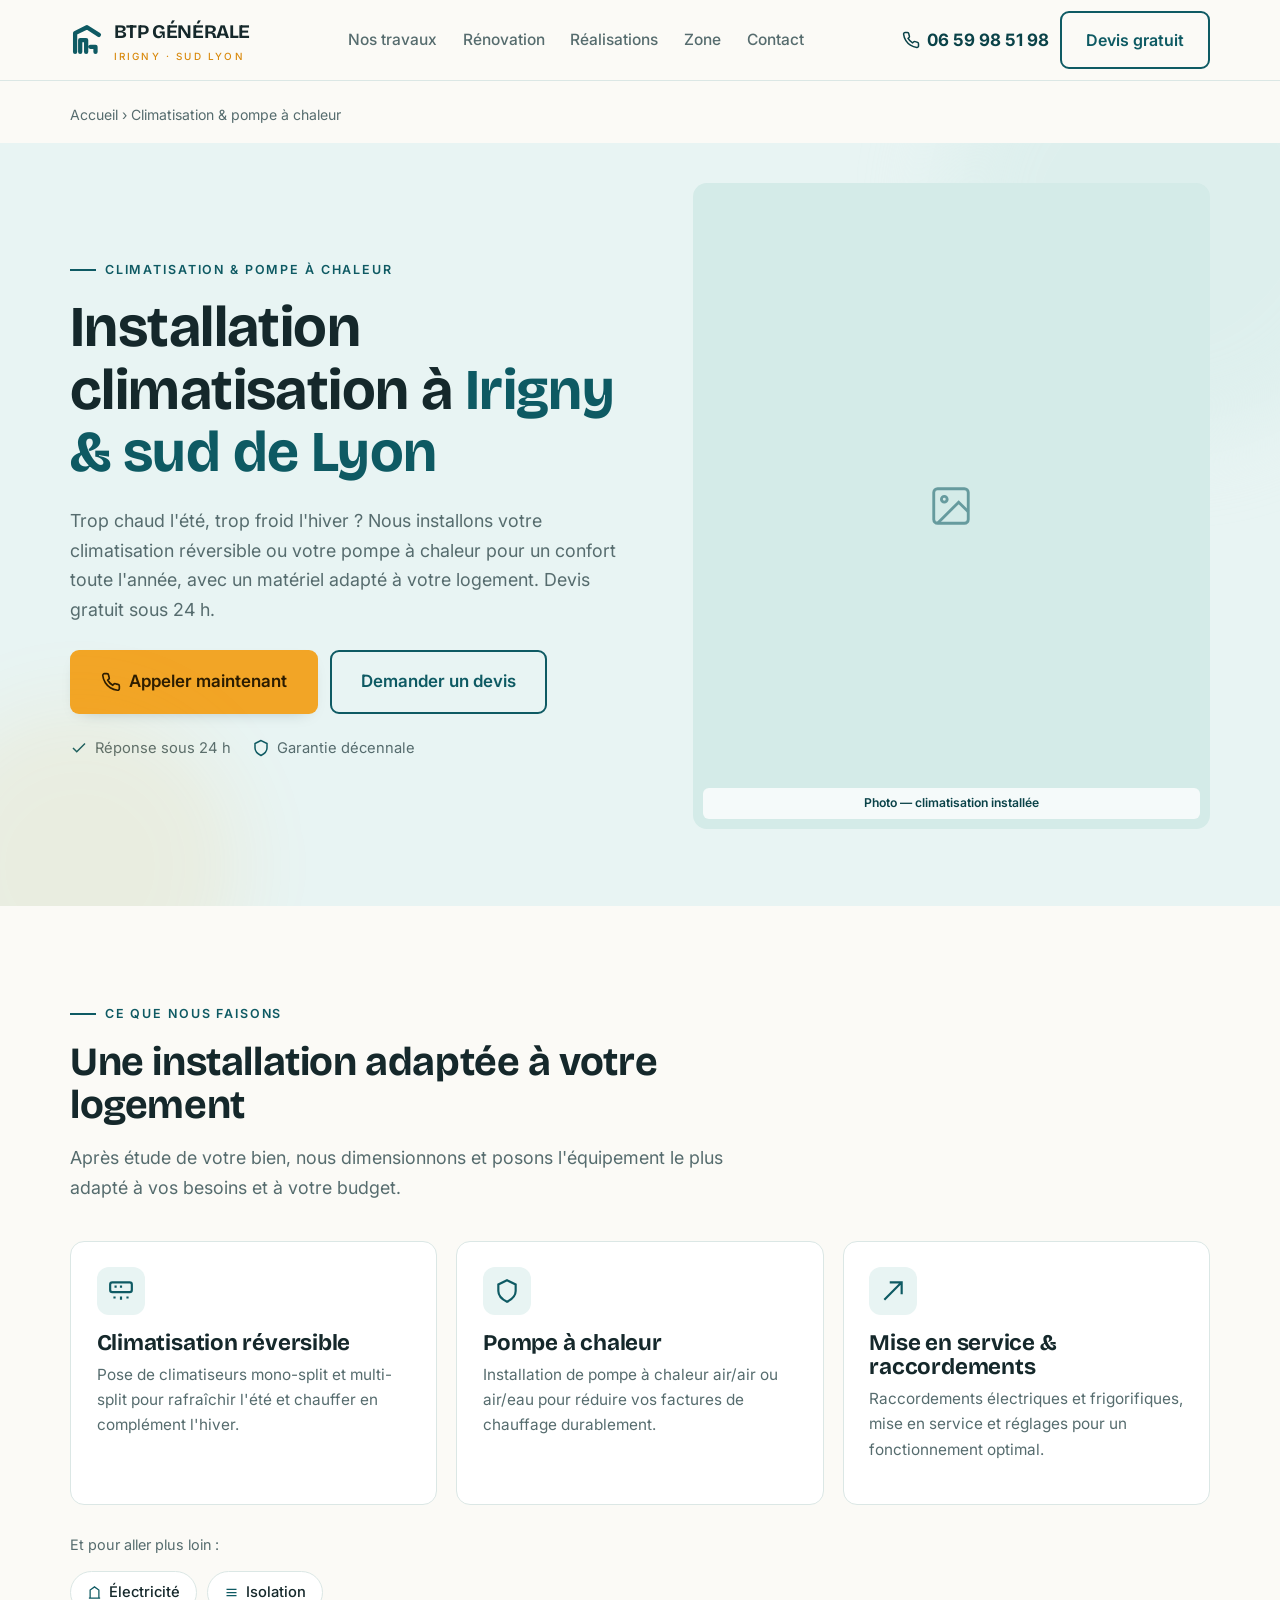
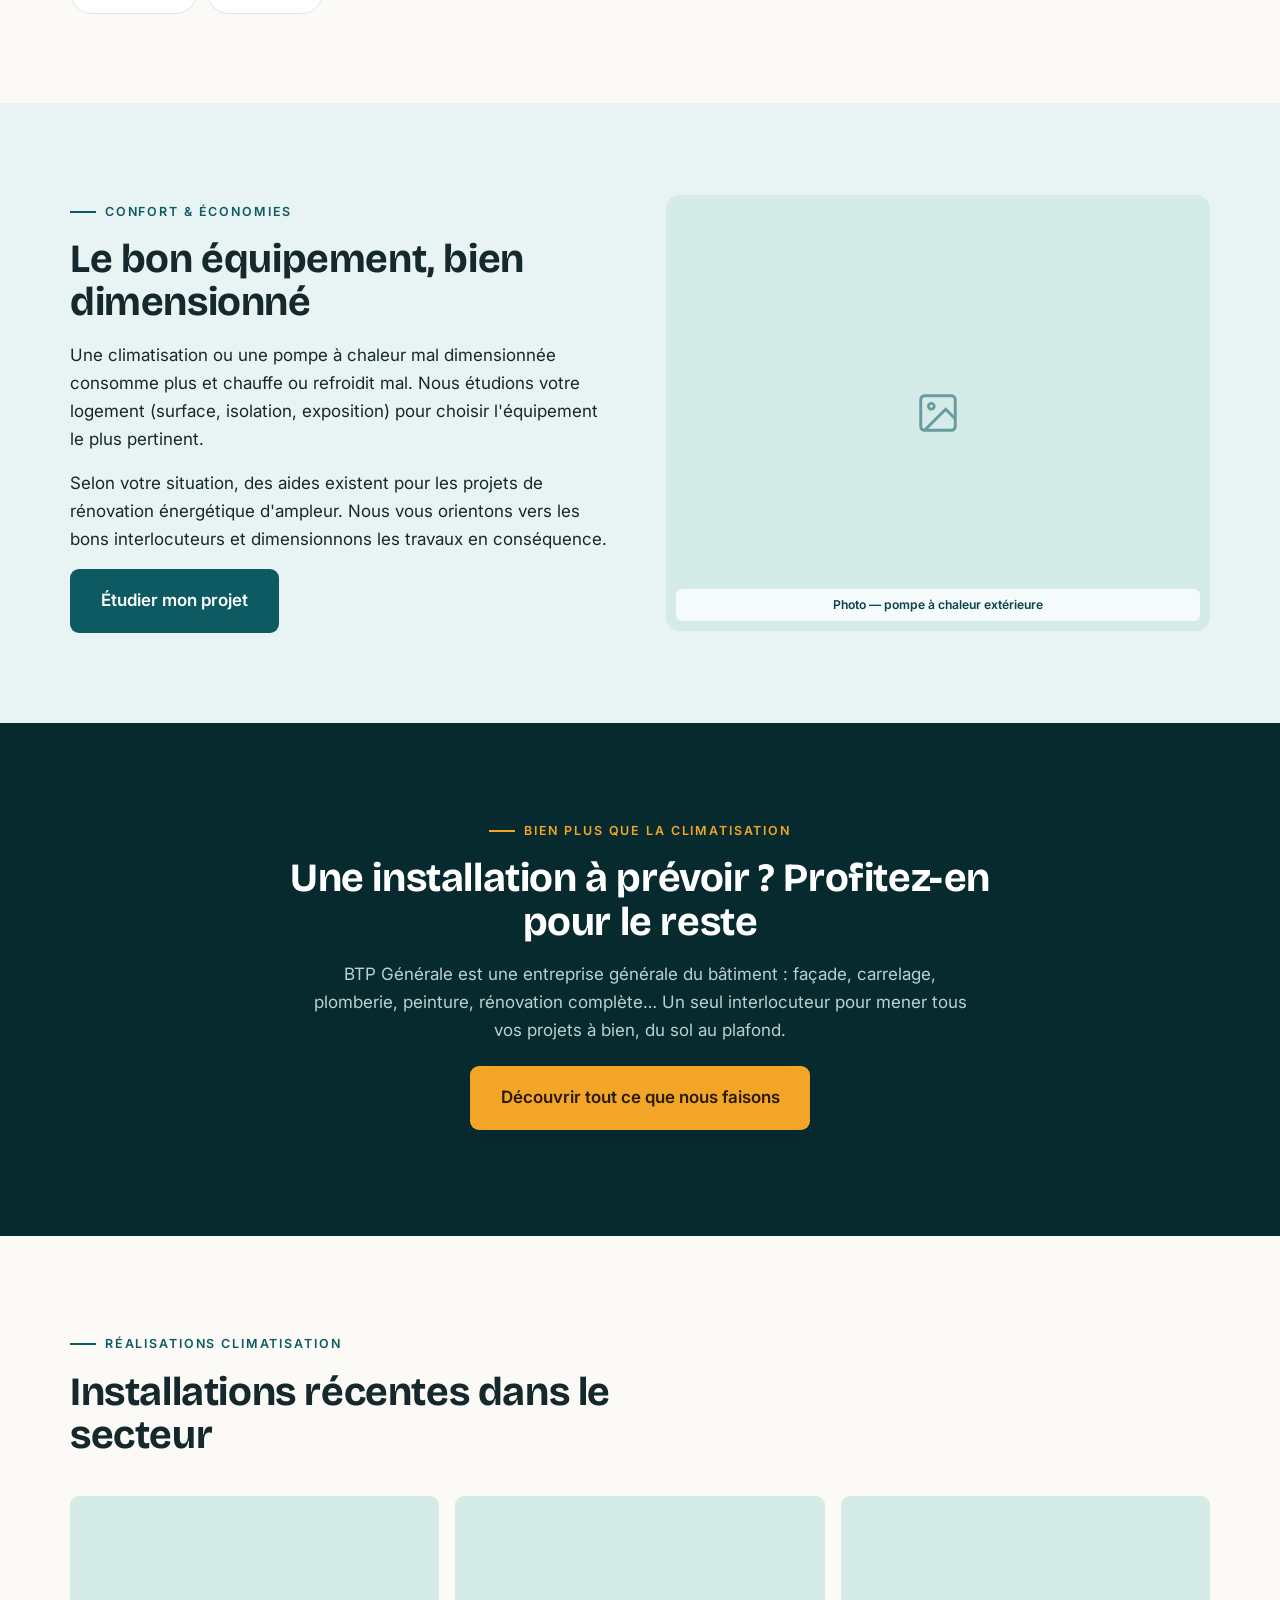
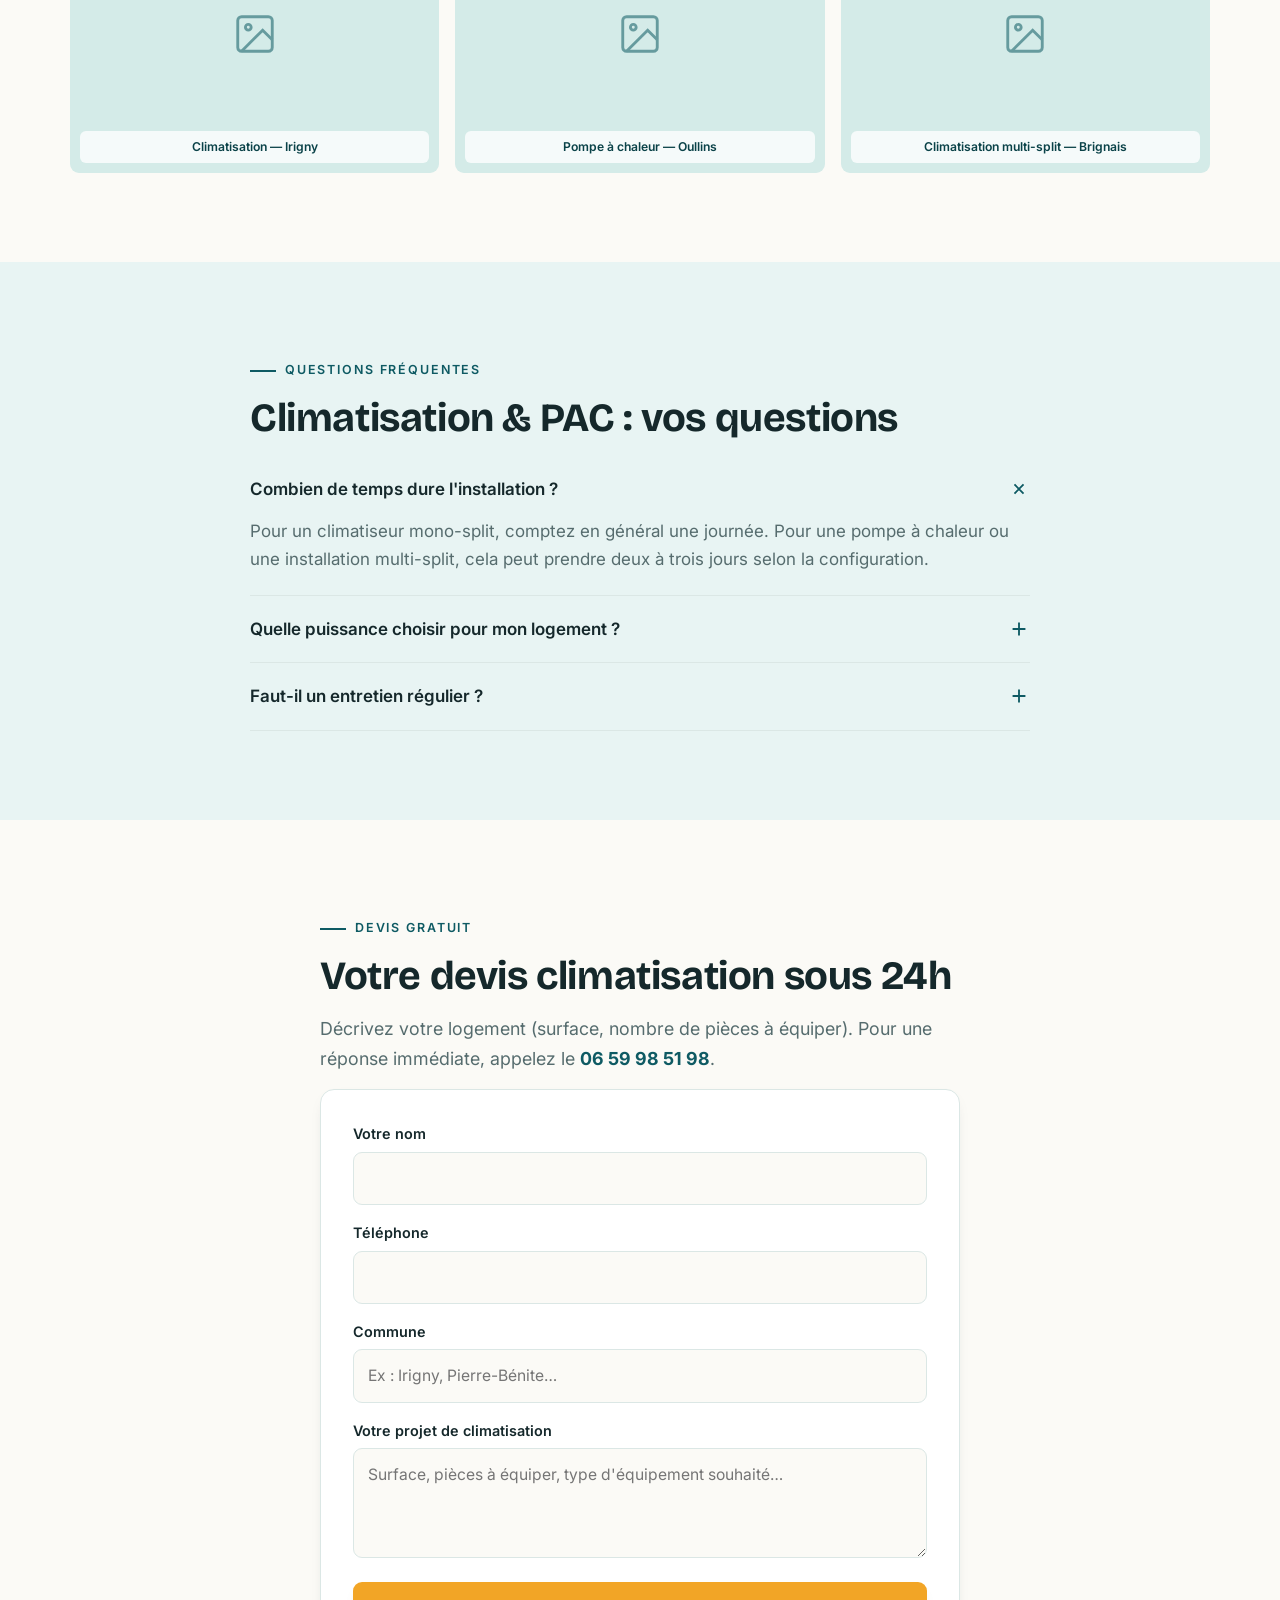
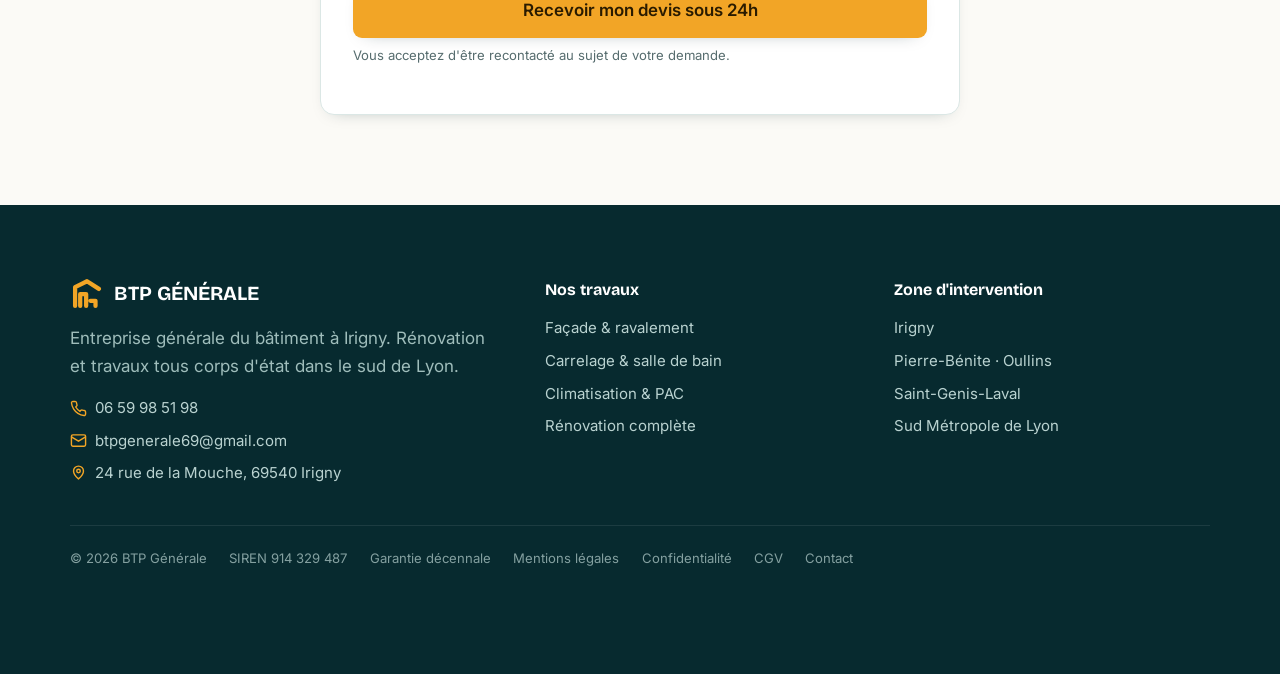
<file: climatisation.html>
<!DOCTYPE html>
<html lang="fr">
<head>
<meta charset="UTF-8">
<meta name="viewport" content="width=device-width, initial-scale=1">
<title>Installation climatisation & pompe à chaleur à Irigny & sud de Lyon | BTP Générale</title>
<meta name="description" content="Installation de climatisation réversible et de pompe à chaleur à Irigny et dans le sud de Lyon. Confort été comme hiver. Devis gratuit sous 24h. ☎ 06 59 98 51 98.">
<link rel="canonical" href="https://www.btpgenerale.fr/climatisation.html">
<meta property="og:title" content="Installation climatisation & PAC à Irigny & sud de Lyon | BTP Générale">
<meta property="og:description" content="Climatisation réversible et pompe à chaleur, posées par une seule équipe. Devis gratuit sous 24h.">
<meta property="og:type" content="website">
<meta property="og:locale" content="fr_FR">
<link rel="preconnect" href="https://fonts.googleapis.com">
<link rel="preconnect" href="https://fonts.gstatic.com" crossorigin>
<link href="https://fonts.googleapis.com/css2?family=Bricolage+Grotesque:opsz,wght@12..96,600;12..96,700&family=Inter:wght@400;500;600;700&display=swap" rel="stylesheet">
<link rel="stylesheet" href="styles.css">
<script type="application/ld+json">
{
  "@context": "https://schema.org",
  "@type": "Service",
  "serviceType": "Installation de climatisation et pompe à chaleur",
  "provider": {
    "@type": "GeneralContractor",
    "name": "BTP Générale",
    "telephone": "+33659985198",
    "address": {
      "@type": "PostalAddress",
      "streetAddress": "24 rue de la Mouche",
      "addressLocality": "Irigny",
      "postalCode": "69540",
      "addressCountry": "FR"
    }
  },
  "areaServed": ["Irigny","Pierre-Bénite","Saint-Genis-Laval","Oullins","Vernaison","Charly","Brignais","Lyon"],
  "description": "Installation de climatisation réversible et de pompe à chaleur air/air ou air/eau à Irigny et dans le sud de Lyon."
}
</script>
</head>
<body>

<!-- ============================ HEADER ============================ -->
<header class="site-header" id="header">
  <div class="wrap header-inner">
    <a class="brand" href="index.html" aria-label="BTP Générale, accueil">
      <svg class="mark" viewBox="0 0 40 40" aria-hidden="true"><path d="M6 34V12l14-7 14 9M12 34V20h7v14M24 28h6v6"/></svg>
      <span>BTP GÉNÉRALE<small>IRIGNY · SUD LYON</small></span>
    </a>
    <nav class="nav" id="nav" aria-label="Navigation principale">
      <a class="navlink" href="index.html#services">Nos travaux</a>
      <a class="navlink" href="index.html#renovation">Rénovation</a>
      <a class="navlink" href="index.html#realisations">Réalisations</a>
      <a class="navlink" href="index.html#zone">Zone</a>
      <a class="navlink" href="#devis">Contact</a>
    </nav>
    <div class="header-cta">
      <a class="phone-pill" href="tel:+33659985198">
        <svg viewBox="0 0 24 24" fill="none" stroke="currentColor" stroke-width="2" aria-hidden="true"><path d="M22 16.92v3a2 2 0 0 1-2.18 2 19.8 19.8 0 0 1-8.63-3.07 19.5 19.5 0 0 1-6-6 19.8 19.8 0 0 1-3.07-8.67A2 2 0 0 1 4.11 2h3a2 2 0 0 1 2 1.72c.13.96.36 1.9.7 2.81a2 2 0 0 1-.45 2.11L8.09 9.91a16 16 0 0 0 6 6l1.27-1.27a2 2 0 0 1 2.11-.45c.9.34 1.85.57 2.81.7A2 2 0 0 1 22 16.92Z"/></svg>
        06 59 98 51 98
      </a>
      <a class="btn btn--ghost" href="#devis">Devis gratuit</a>
      <button class="nav-toggle" id="navToggle" aria-label="Ouvrir le menu" aria-expanded="false">
        <svg viewBox="0 0 24 24" fill="none" stroke-width="2" stroke-linecap="round"><path d="M3 6h18M3 12h18M3 18h18"/></svg>
      </button>
    </div>
  </div>
</header>

<div class="wrap"><p class="crumb"><a href="index.html">Accueil</a> › Climatisation &amp; pompe à chaleur</p></div>

<!-- ============================= HERO ============================= -->
<section class="hero svc-hero">
  <div class="wrap hero-grid">
    <div>
      <span class="eyebrow">Climatisation & pompe à chaleur</span>
      <h1>Installation climatisation à <span>Irigny &amp; sud de Lyon</span></h1>
      <p class="lead">Trop chaud l'été, trop froid l'hiver&nbsp;? Nous installons votre climatisation réversible ou votre pompe à chaleur pour un confort toute l'année, avec un matériel adapté à votre logement. Devis gratuit sous 24&nbsp;h.</p>
      <div class="hero-actions">
        <a class="btn btn--call btn--lg" href="tel:+33659985198">
          <svg viewBox="0 0 24 24" width="20" height="20" fill="none" stroke="currentColor" stroke-width="2" aria-hidden="true"><path d="M22 16.92v3a2 2 0 0 1-2.18 2 19.8 19.8 0 0 1-8.63-3.07 19.5 19.5 0 0 1-6-6 19.8 19.8 0 0 1-3.07-8.67A2 2 0 0 1 4.11 2h3a2 2 0 0 1 2 1.72c.13.96.36 1.9.7 2.81a2 2 0 0 1-.45 2.11L8.09 9.91a16 16 0 0 0 6 6l1.27-1.27a2 2 0 0 1 2.11-.45c.9.34 1.85.57 2.81.7A2 2 0 0 1 22 16.92Z"/></svg>
          Appeler maintenant
        </a>
        <a class="btn btn--ghost btn--lg" href="#devis">Demander un devis</a>
      </div>
      <div class="hero-trust">
        <span><svg viewBox="0 0 24 24" fill="none" stroke="currentColor" stroke-width="2"><path d="M20 6 9 17l-5-5"/></svg> Réponse sous 24&nbsp;h</span>
        <span><svg viewBox="0 0 24 24" fill="none" stroke="currentColor" stroke-width="2"><path d="M12 2 4 6v6c0 5 3.4 7.7 8 10 4.6-2.3 8-5 8-10V6Z"/></svg> Garantie décennale</span>
      </div>
    </div>
    <div class="hero-media">
      <!-- REMPLACER par une photo d'unité de climatisation installée -->
      <div class="photo-ph" data-label="Photo — climatisation installée">
        <svg viewBox="0 0 24 24" fill="none" stroke="currentColor" stroke-width="1.5"><rect x="3" y="3" width="18" height="18" rx="2"/><circle cx="8.5" cy="8.5" r="1.5"/><path d="m21 15-5-5L5 21"/></svg>
      </div>
    </div>
  </div>
</section>

<!-- ========================== PRESTATIONS ========================= -->
<section class="section">
  <div class="wrap">
    <div class="section-head">
      <span class="eyebrow">Ce que nous faisons</span>
      <h2>Une installation adaptée à votre logement</h2>
      <p class="lead">Après étude de votre bien, nous dimensionnons et posons l'équipement le plus adapté à vos besoins et à votre budget.</p>
    </div>
    <div class="cards">
      <article class="card">
        <div class="ico"><svg viewBox="0 0 24 24" fill="none" stroke="currentColor" stroke-width="2"><rect x="2" y="4" width="20" height="9" rx="2"/><path d="M6 17v2M12 17v3M18 17v2M6 8h2M11 8h2"/></svg></div>
        <h3>Climatisation réversible</h3>
        <p>Pose de climatiseurs mono-split et multi-split pour rafraîchir l'été et chauffer en complément l'hiver.</p>
      </article>
      <article class="card">
        <div class="ico"><svg viewBox="0 0 24 24" fill="none" stroke="currentColor" stroke-width="2"><path d="M12 2 4 6v6c0 5 3.4 7.7 8 10 4.6-2.3 8-5 8-10V6Z"/></svg></div>
        <h3>Pompe à chaleur</h3>
        <p>Installation de pompe à chaleur air/air ou air/eau pour réduire vos factures de chauffage durablement.</p>
      </article>
      <article class="card">
        <div class="ico"><svg viewBox="0 0 24 24" fill="none" stroke="currentColor" stroke-width="2"><path d="M4 20 20 4M9 4h11v11"/></svg></div>
        <h3>Mise en service & raccordements</h3>
        <p>Raccordements électriques et frigorifiques, mise en service et réglages pour un fonctionnement optimal.</p>
      </article>
    </div>
    <div class="chips">
      <span class="label">Et pour aller plus loin :</span>
      <span class="chip"><svg viewBox="0 0 24 24" fill="none" stroke="currentColor" stroke-width="2"><path d="M3 21h18M5 21V8l7-5 7 5v13"/></svg> Électricité</span>
      <span class="chip"><svg viewBox="0 0 24 24" fill="none" stroke="currentColor" stroke-width="2"><path d="M4 12h16M4 7h16M4 17h16"/></svg> Isolation</span>
    </div>
  </div>
</section>

<!-- ====================== CONFORT / ÉNERGIE ===================== -->
<section class="section section--tint">
  <div class="wrap split">
    <div>
      <span class="eyebrow">Confort & économies</span>
      <h2>Le bon équipement, bien dimensionné</h2>
      <p>Une climatisation ou une pompe à chaleur mal dimensionnée consomme plus et chauffe ou refroidit mal. Nous étudions votre logement (surface, isolation, exposition) pour choisir l'équipement le plus pertinent.</p>
      <p>Selon votre situation, des aides existent pour les projets de rénovation énergétique d'ampleur. Nous vous orientons vers les bons interlocuteurs et dimensionnons les travaux en conséquence.</p>
      <a class="btn btn--solid btn--lg" href="#devis">Étudier mon projet</a>
    </div>
    <div>
      <!-- REMPLACER par une photo de pompe à chaleur extérieure -->
      <div class="photo-ph" data-label="Photo — pompe à chaleur extérieure">
        <svg viewBox="0 0 24 24" fill="none" stroke="currentColor" stroke-width="1.5"><rect x="3" y="3" width="18" height="18" rx="2"/><circle cx="8.5" cy="8.5" r="1.5"/><path d="m21 15-5-5L5 21"/></svg>
      </div>
    </div>
  </div>
</section>

<!-- ===================== RAPPEL FULL-SERVICE ====================== -->
<section class="section section--dark">
  <div class="wrap" style="text-align:center;max-width:760px;margin-inline:auto">
    <span class="eyebrow" style="justify-content:center">Bien plus que la climatisation</span>
    <h2>Une installation à prévoir&nbsp;? Profitez-en pour le reste</h2>
    <p style="color:#B9D2D0;max-width:60ch;margin-inline:auto">BTP Générale est une entreprise générale du bâtiment : façade, carrelage, plomberie, peinture, rénovation complète… Un seul interlocuteur pour mener tous vos projets à bien, du sol au plafond.</p>
    <p style="margin-top:1.4rem"><a class="btn btn--call btn--lg" href="index.html#services">Découvrir tout ce que nous faisons</a></p>
  </div>
</section>

<!-- ========================= RÉALISATIONS ========================= -->
<section class="section">
  <div class="wrap">
    <div class="section-head">
      <span class="eyebrow">Réalisations climatisation</span>
      <h2>Installations récentes dans le secteur</h2>
    </div>
    <div class="gallery">
      <div class="photo-ph" data-label="Climatisation — Irigny"><svg viewBox="0 0 24 24" fill="none" stroke="currentColor" stroke-width="1.5"><rect x="3" y="3" width="18" height="18" rx="2"/><circle cx="8.5" cy="8.5" r="1.5"/><path d="m21 15-5-5L5 21"/></svg></div>
      <div class="photo-ph" data-label="Pompe à chaleur — Oullins"><svg viewBox="0 0 24 24" fill="none" stroke="currentColor" stroke-width="1.5"><rect x="3" y="3" width="18" height="18" rx="2"/><circle cx="8.5" cy="8.5" r="1.5"/><path d="m21 15-5-5L5 21"/></svg></div>
      <div class="photo-ph" data-label="Climatisation multi-split — Brignais"><svg viewBox="0 0 24 24" fill="none" stroke="currentColor" stroke-width="1.5"><rect x="3" y="3" width="18" height="18" rx="2"/><circle cx="8.5" cy="8.5" r="1.5"/><path d="m21 15-5-5L5 21"/></svg></div>
    </div>
  </div>
</section>

<!-- ============================== FAQ ============================= -->
<section class="section section--tint">
  <div class="wrap" style="max-width:780px">
    <span class="eyebrow">Questions fréquentes</span>
    <h2>Climatisation & PAC : vos questions</h2>
    <div class="faq">
      <details open>
        <summary>Combien de temps dure l'installation ?<svg class="pm" viewBox="0 0 24 24" fill="none" stroke="currentColor" stroke-width="2"><path d="M12 5v14M5 12h14"/></svg></summary>
        <p>Pour un climatiseur mono-split, comptez en général une journée. Pour une pompe à chaleur ou une installation multi-split, cela peut prendre deux à trois jours selon la configuration.</p>
      </details>
      <details>
        <summary>Quelle puissance choisir pour mon logement ?<svg class="pm" viewBox="0 0 24 24" fill="none" stroke="currentColor" stroke-width="2"><path d="M12 5v14M5 12h14"/></svg></summary>
        <p>Cela dépend de la surface, de l'isolation et de l'exposition de votre logement. Nous réalisons une étude avant de vous proposer un équipement adapté.</p>
      </details>
      <details>
        <summary>Faut-il un entretien régulier ?<svg class="pm" viewBox="0 0 24 24" fill="none" stroke="currentColor" stroke-width="2"><path d="M12 5v14M5 12h14"/></svg></summary>
        <p>Oui, un entretien annuel permet de préserver les performances et la durée de vie de votre climatisation ou de votre pompe à chaleur.</p>
      </details>
    </div>
  </div>
</section>

<!-- ============================== DEVIS =========================== -->
<section class="section" id="devis">
  <div class="wrap" style="max-width:640px">
    <span class="eyebrow">Devis gratuit</span>
    <h2>Votre devis climatisation sous 24h</h2>
    <p class="lead">Décrivez votre logement (surface, nombre de pièces à équiper). Pour une réponse immédiate, appelez le <a href="tel:+33659985198"><b>06&nbsp;59&nbsp;98&nbsp;51&nbsp;98</b></a>.</p>
    <form class="form-card" name="devis-climatisation" method="POST" action="https://formspree.io/f/VOTRE_ID" id="devisForm" novalidate>
      <div class="field"><label for="nom">Votre nom</label><input id="nom" name="nom" type="text" autocomplete="name" required></div>
      <div class="field"><label for="tel">Téléphone</label><input id="tel" name="telephone" type="tel" autocomplete="tel" required></div>
      <div class="field"><label for="ville">Commune</label><input id="ville" name="ville" type="text" placeholder="Ex : Irigny, Pierre-Bénite…"></div>
      <div class="field"><label for="msg">Votre projet de climatisation</label><textarea id="msg" name="message" placeholder="Surface, pièces à équiper, type d'équipement souhaité…"></textarea></div>
      <input type="hidden" name="type_travaux" value="Climatisation / pompe à chaleur">
      <button class="btn btn--call btn--lg" type="submit" style="width:100%">Recevoir mon devis sous 24h</button>
      <p class="form-note">Vous acceptez d'être recontacté au sujet de votre demande.</p>
    </form>
    <div class="form-ok" id="formOk">Merci, votre demande est bien notée. Nous vous recontactons sous 24&nbsp;h.</div>
  </div>
</section>

<!-- ============================= FOOTER =========================== -->
<footer class="site-footer">
  <div class="wrap footer-grid">
    <div>
      <div class="foot-brand">
        <svg class="mark" width="34" height="34" viewBox="0 0 40 40" aria-hidden="true"><path d="M6 34V12l14-7 14 9M12 34V20h7v14M24 28h6v6" fill="none" stroke-width="5" stroke-linecap="round" stroke-linejoin="round"/></svg>
        BTP GÉNÉRALE
      </div>
      <p style="color:#9FBDBB;max-width:38ch">Entreprise générale du bâtiment à Irigny. Rénovation et travaux tous corps d'état dans le sud de Lyon.</p>
      <div class="foot-contact">
        <a href="tel:+33659985198"><svg viewBox="0 0 24 24" fill="none" stroke="currentColor" stroke-width="2"><path d="M22 16.92v3a2 2 0 0 1-2.18 2 19.8 19.8 0 0 1-8.63-3.07 19.5 19.5 0 0 1-6-6 19.8 19.8 0 0 1-3.07-8.67A2 2 0 0 1 4.11 2h3a2 2 0 0 1 2 1.72c.13.96.36 1.9.7 2.81a2 2 0 0 1-.45 2.11L8.09 9.91a16 16 0 0 0 6 6l1.27-1.27a2 2 0 0 1 2.11-.45c.9.34 1.85.57 2.81.7A2 2 0 0 1 22 16.92Z"/></svg> 06 59 98 51 98</a>
        <a href="mailto:btpgenerale69@gmail.com"><svg viewBox="0 0 24 24" fill="none" stroke="currentColor" stroke-width="2"><rect x="2" y="4" width="20" height="16" rx="2"/><path d="m22 7-10 6L2 7"/></svg> btpgenerale69@gmail.com</a>
        <span style="display:inline-flex;gap:.5rem;align-items:flex-start"><svg viewBox="0 0 24 24" width="17" height="17" fill="none" stroke="var(--ambre)" stroke-width="2" style="flex:none;margin-top:3px"><path d="M12 21s-7-5.5-7-11a7 7 0 0 1 14 0c0 5.5-7 11-7 11Z"/><circle cx="12" cy="10" r="2.5"/></svg> 24 rue de la Mouche, 69540 Irigny</span>
      </div>
    </div>
    <div>
      <h4>Nos travaux</h4>
      <ul>
        <li><a href="facade.html">Façade & ravalement</a></li>
        <li><a href="carrelage.html">Carrelage & salle de bain</a></li>
        <li><a href="climatisation.html">Climatisation & PAC</a></li>
        <li><a href="renovation.html">Rénovation complète</a></li>
      </ul>
    </div>
    <div>
      <h4>Zone d'intervention</h4>
      <ul>
        <li><a href="index.html#zone">Irigny</a></li>
        <li><a href="index.html#zone">Pierre-Bénite · Oullins</a></li>
        <li><a href="index.html#zone">Saint-Genis-Laval</a></li>
        <li><a href="index.html#zone">Sud Métropole de Lyon</a></li>
      </ul>
    </div>
  </div>
  <div class="wrap legal">
    <span>© <span id="year"></span> BTP Générale</span>
    <span>SIREN 914 329 487</span>
    <span>Garantie décennale</span>
    <a href="mentions-legales.html">Mentions légales</a>
    <a href="politique-confidentialite.html">Confidentialité</a>
    <a href="cgv.html">CGV</a>
    <a href="contact.html">Contact</a>
  </div>
</footer>

<div class="callbar">
  <a class="btn btn--call" href="tel:+33659985198"><svg viewBox="0 0 24 24" width="20" height="20" fill="none" stroke="currentColor" stroke-width="2"><path d="M22 16.92v3a2 2 0 0 1-2.18 2 19.8 19.8 0 0 1-8.63-3.07 19.5 19.5 0 0 1-6-6 19.8 19.8 0 0 1-3.07-8.67A2 2 0 0 1 4.11 2h3a2 2 0 0 1 2 1.72c.13.96.36 1.9.7 2.81a2 2 0 0 1-.45 2.11L8.09 9.91a16 16 0 0 0 6 6l1.27-1.27a2 2 0 0 1 2.11-.45c.9.34 1.85.57 2.81.7A2 2 0 0 1 22 16.92Z"/></svg> Appeler</a>
  <a class="btn btn--solid" href="#devis">Devis 24h</a>
</div>

<script>
  document.getElementById('year').textContent = new Date().getFullYear();
  var toggle = document.getElementById('navToggle'), nav = document.getElementById('nav');
  toggle.addEventListener('click', function () { var o = nav.classList.toggle('is-open'); toggle.setAttribute('aria-expanded', o); });
  var header = document.getElementById('header');
  window.addEventListener('scroll', function () { header.classList.toggle('is-scrolled', window.scrollY > 8); }, { passive: true });
  var form = document.getElementById('devisForm'), ok = document.getElementById('formOk');
  form.addEventListener('submit', function (e) {
    if (!form.checkValidity()) return;
    if (form.action.indexOf('VOTRE_ID') !== -1) { e.preventDefault(); form.style.display = 'none'; ok.style.display = 'block'; ok.scrollIntoView({ behavior: 'smooth', block: 'center' }); }
  });
</script>
</body>
</html>
</file>
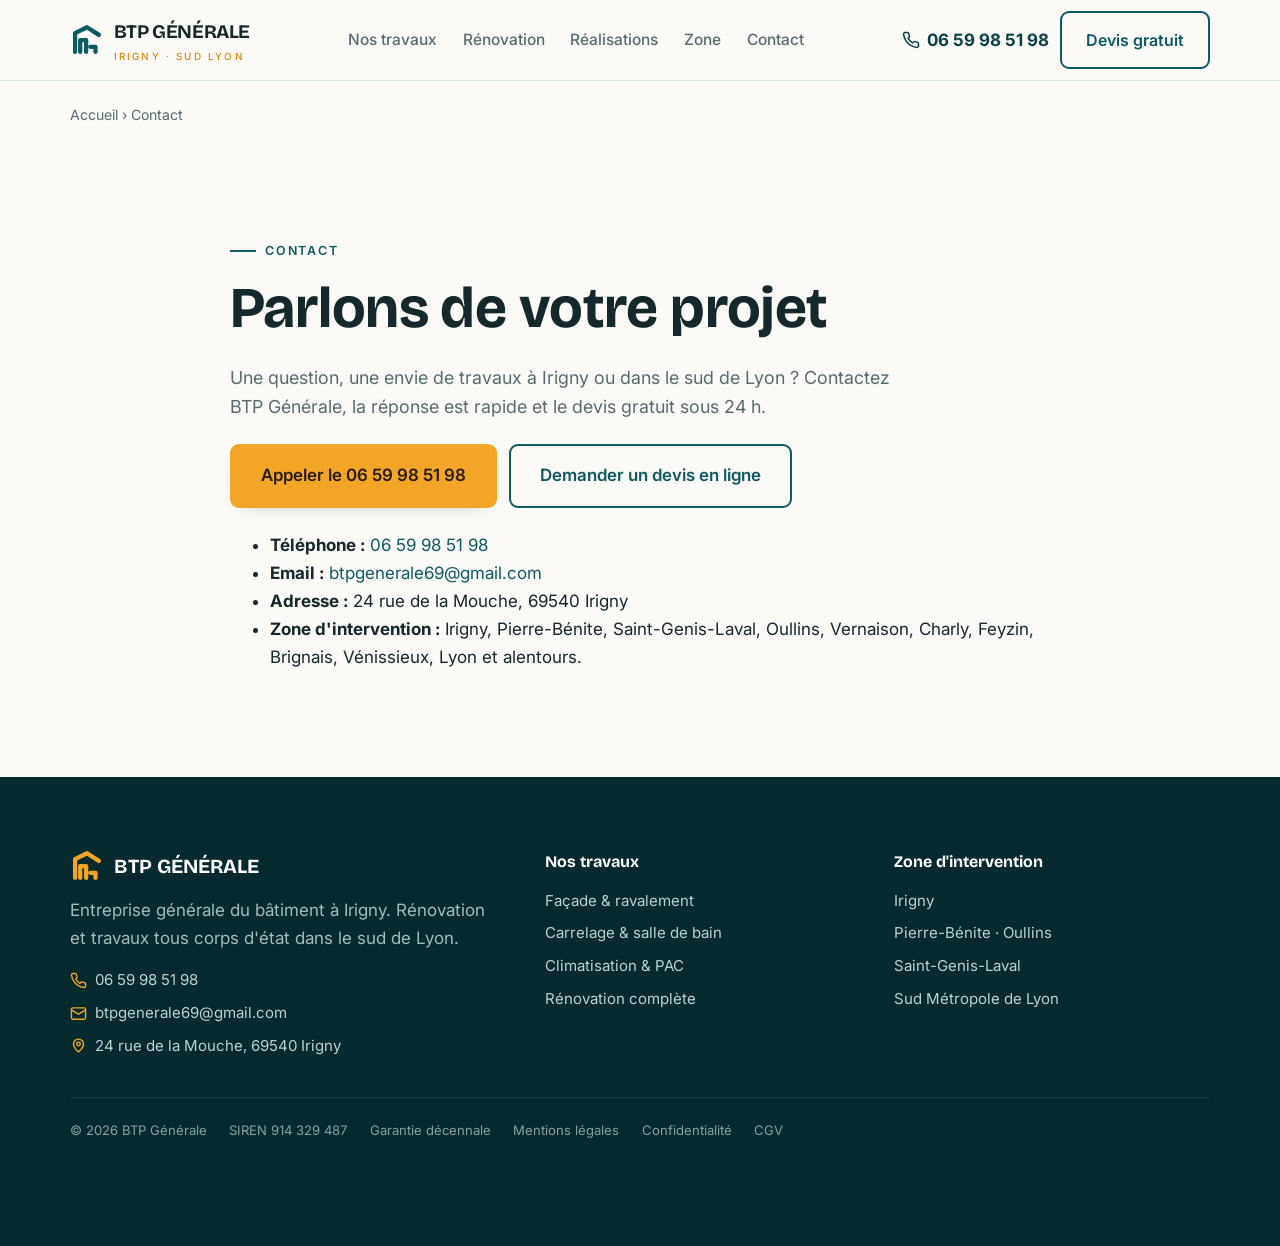
<file: contact.html>
<!DOCTYPE html>
<html lang="fr">
<head>
<meta charset="UTF-8">
<meta name="viewport" content="width=device-width, initial-scale=1">
<title>Contact | BTP Générale — Irigny & sud de Lyon</title>
<meta name="description" content="Contactez BTP Générale à Irigny : téléphone, email, devis gratuit sous 24h dans le sud de Lyon.">
<link rel="canonical" href="https://www.btpgenerale.fr/contact.html">
<link rel="preconnect" href="https://fonts.googleapis.com">
<link rel="preconnect" href="https://fonts.gstatic.com" crossorigin>
<link href="https://fonts.googleapis.com/css2?family=Bricolage+Grotesque:opsz,wght@12..96,600;12..96,700&family=Inter:wght@400;500;600;700&display=swap" rel="stylesheet">
<link rel="stylesheet" href="styles.css">
</head>
<body>
<header class="site-header" id="header">
  <div class="wrap header-inner">
    <a class="brand" href="index.html" aria-label="BTP Générale, accueil">
      <svg class="mark" viewBox="0 0 40 40" aria-hidden="true"><path d="M6 34V12l14-7 14 9M12 34V20h7v14M24 28h6v6"/></svg>
      <span>BTP GÉNÉRALE<small>IRIGNY · SUD LYON</small></span>
    </a>
    <nav class="nav" id="nav" aria-label="Navigation principale">
      <a class="navlink" href="index.html#services">Nos travaux</a>
      <a class="navlink" href="index.html#renovation">Rénovation</a>
      <a class="navlink" href="index.html#realisations">Réalisations</a>
      <a class="navlink" href="index.html#zone">Zone</a>
      <a class="navlink" href="#devis">Contact</a>
    </nav>
    <div class="header-cta">
      <a class="phone-pill" href="tel:+33659985198">
        <svg viewBox="0 0 24 24" fill="none" stroke="currentColor" stroke-width="2" aria-hidden="true"><path d="M22 16.92v3a2 2 0 0 1-2.18 2 19.8 19.8 0 0 1-8.63-3.07 19.5 19.5 0 0 1-6-6 19.8 19.8 0 0 1-3.07-8.67A2 2 0 0 1 4.11 2h3a2 2 0 0 1 2 1.72c.13.96.36 1.9.7 2.81a2 2 0 0 1-.45 2.11L8.09 9.91a16 16 0 0 0 6 6l1.27-1.27a2 2 0 0 1 2.11-.45c.9.34 1.85.57 2.81.7A2 2 0 0 1 22 16.92Z"/></svg>
        06 59 98 51 98
      </a>
      <a class="btn btn--ghost" href="#devis">Devis gratuit</a>
      <button class="nav-toggle" id="navToggle" aria-label="Ouvrir le menu" aria-expanded="false">
        <svg viewBox="0 0 24 24" fill="none" stroke-width="2" stroke-linecap="round"><path d="M3 6h18M3 12h18M3 18h18"/></svg>
      </button>
    </div>
  </div>
</header>

<div class="wrap"><p class="crumb"><a href="index.html">Accueil</a> › Contact</p></div>
<section class="section"><div class="wrap" style="max-width:820px">
<span class="eyebrow">Contact</span>
<h1>Parlons de votre projet</h1>
<p class="lead">Une question, une envie de travaux à Irigny ou dans le sud de Lyon ? Contactez BTP Générale, la réponse est rapide et le devis gratuit sous 24&nbsp;h.</p>
<div style="display:flex;flex-wrap:wrap;gap:.8rem;margin:1.4rem 0;">
<a class="btn btn--call btn--lg" href="tel:+33659985198">Appeler le 06 59 98 51 98</a>
<a class="btn btn--ghost btn--lg" href="index.html#devis">Demander un devis en ligne</a>
</div>
<ul>
<li><strong>Téléphone :</strong> <a href="tel:+33659985198">06 59 98 51 98</a></li>
<li><strong>Email :</strong> <a href="mailto:btpgenerale69@gmail.com">btpgenerale69@gmail.com</a></li>
<li><strong>Adresse :</strong> 24 rue de la Mouche, 69540 Irigny</li>
<li><strong>Zone d'intervention :</strong> Irigny, Pierre-Bénite, Saint-Genis-Laval, Oullins, Vernaison, Charly, Feyzin, Brignais, Vénissieux, Lyon et alentours.</li>
</ul>
</div></section>
<footer class="site-footer">
  <div class="wrap footer-grid">
    <div>
      <div class="foot-brand">
        <svg class="mark" width="34" height="34" viewBox="0 0 40 40" aria-hidden="true"><path d="M6 34V12l14-7 14 9M12 34V20h7v14M24 28h6v6" fill="none" stroke-width="5" stroke-linecap="round" stroke-linejoin="round"/></svg>
        BTP GÉNÉRALE
      </div>
      <p style="color:#9FBDBB;max-width:38ch">Entreprise générale du bâtiment à Irigny. Rénovation et travaux tous corps d'état dans le sud de Lyon.</p>
      <div class="foot-contact">
        <a href="tel:+33659985198"><svg viewBox="0 0 24 24" fill="none" stroke="currentColor" stroke-width="2"><path d="M22 16.92v3a2 2 0 0 1-2.18 2 19.8 19.8 0 0 1-8.63-3.07 19.5 19.5 0 0 1-6-6 19.8 19.8 0 0 1-3.07-8.67A2 2 0 0 1 4.11 2h3a2 2 0 0 1 2 1.72c.13.96.36 1.9.7 2.81a2 2 0 0 1-.45 2.11L8.09 9.91a16 16 0 0 0 6 6l1.27-1.27a2 2 0 0 1 2.11-.45c.9.34 1.85.57 2.81.7A2 2 0 0 1 22 16.92Z"/></svg> 06 59 98 51 98</a>
        <a href="mailto:btpgenerale69@gmail.com"><svg viewBox="0 0 24 24" fill="none" stroke="currentColor" stroke-width="2"><rect x="2" y="4" width="20" height="16" rx="2"/><path d="m22 7-10 6L2 7"/></svg> btpgenerale69@gmail.com</a>
        <span style="display:inline-flex;gap:.5rem;align-items:flex-start"><svg viewBox="0 0 24 24" width="17" height="17" fill="none" stroke="var(--ambre)" stroke-width="2" style="flex:none;margin-top:3px"><path d="M12 21s-7-5.5-7-11a7 7 0 0 1 14 0c0 5.5-7 11-7 11Z"/><circle cx="12" cy="10" r="2.5"/></svg> 24 rue de la Mouche, 69540 Irigny</span>
      </div>
    </div>
    <div>
      <h4>Nos travaux</h4>
      <ul>
        <li><a href="facade.html">Façade & ravalement</a></li>
        <li><a href="carrelage.html">Carrelage & salle de bain</a></li>
        <li><a href="climatisation.html">Climatisation & PAC</a></li>
        <li><a href="renovation.html">Rénovation complète</a></li>
      </ul>
    </div>
    <div>
      <h4>Zone d'intervention</h4>
      <ul>
        <li><a href="index.html#zone">Irigny</a></li>
        <li><a href="index.html#zone">Pierre-Bénite · Oullins</a></li>
        <li><a href="index.html#zone">Saint-Genis-Laval</a></li>
        <li><a href="index.html#zone">Sud Métropole de Lyon</a></li>
      </ul>
    </div>
  </div>
  <div class="wrap legal">
    <span>© <span id="year"></span> BTP Générale</span>
    <span>SIREN 914 329 487</span>
    <span>Garantie décennale</span>
    <a href="mentions-legales.html">Mentions légales</a>
    <a href="politique-confidentialite.html">Confidentialité</a>
    <a href="cgv.html">CGV</a>
  </div>
</footer>

<div class="callbar">
  <a class="btn btn--call" href="tel:+33659985198"><svg viewBox="0 0 24 24" width="20" height="20" fill="none" stroke="currentColor" stroke-width="2"><path d="M22 16.92v3a2 2 0 0 1-2.18 2 19.8 19.8 0 0 1-8.63-3.07 19.5 19.5 0 0 1-6-6 19.8 19.8 0 0 1-3.07-8.67A2 2 0 0 1 4.11 2h3a2 2 0 0 1 2 1.72c.13.96.36 1.9.7 2.81a2 2 0 0 1-.45 2.11L8.09 9.91a16 16 0 0 0 6 6l1.27-1.27a2 2 0 0 1 2.11-.45c.9.34 1.85.57 2.81.7A2 2 0 0 1 22 16.92Z"/></svg> Appeler</a>
  <a class="btn btn--solid" href="#devis">Devis 24h</a>
</div>

<script>
  document.getElementById('year').textContent = new Date().getFullYear();
  var toggle = document.getElementById('navToggle'), nav = document.getElementById('nav');
  toggle.addEventListener('click', function () { var o = nav.classList.toggle('is-open'); toggle.setAttribute('aria-expanded', o); });
  var header = document.getElementById('header');
  window.addEventListener('scroll', function () { header.classList.toggle('is-scrolled', window.scrollY > 8); }, { passive: true });
  var form = document.getElementById('devisForm'), ok = document.getElementById('formOk');
  if (form) form.addEventListener('submit', function (e) {
    if (!form.checkValidity()) return;
    if (form.action.indexOf('VOTRE_ID') !== -1) { e.preventDefault(); form.style.display = 'none'; ok.style.display = 'block'; ok.scrollIntoView({ behavior: 'smooth', block: 'center' }); }
  });
</script>
</body>
</html>
</file>
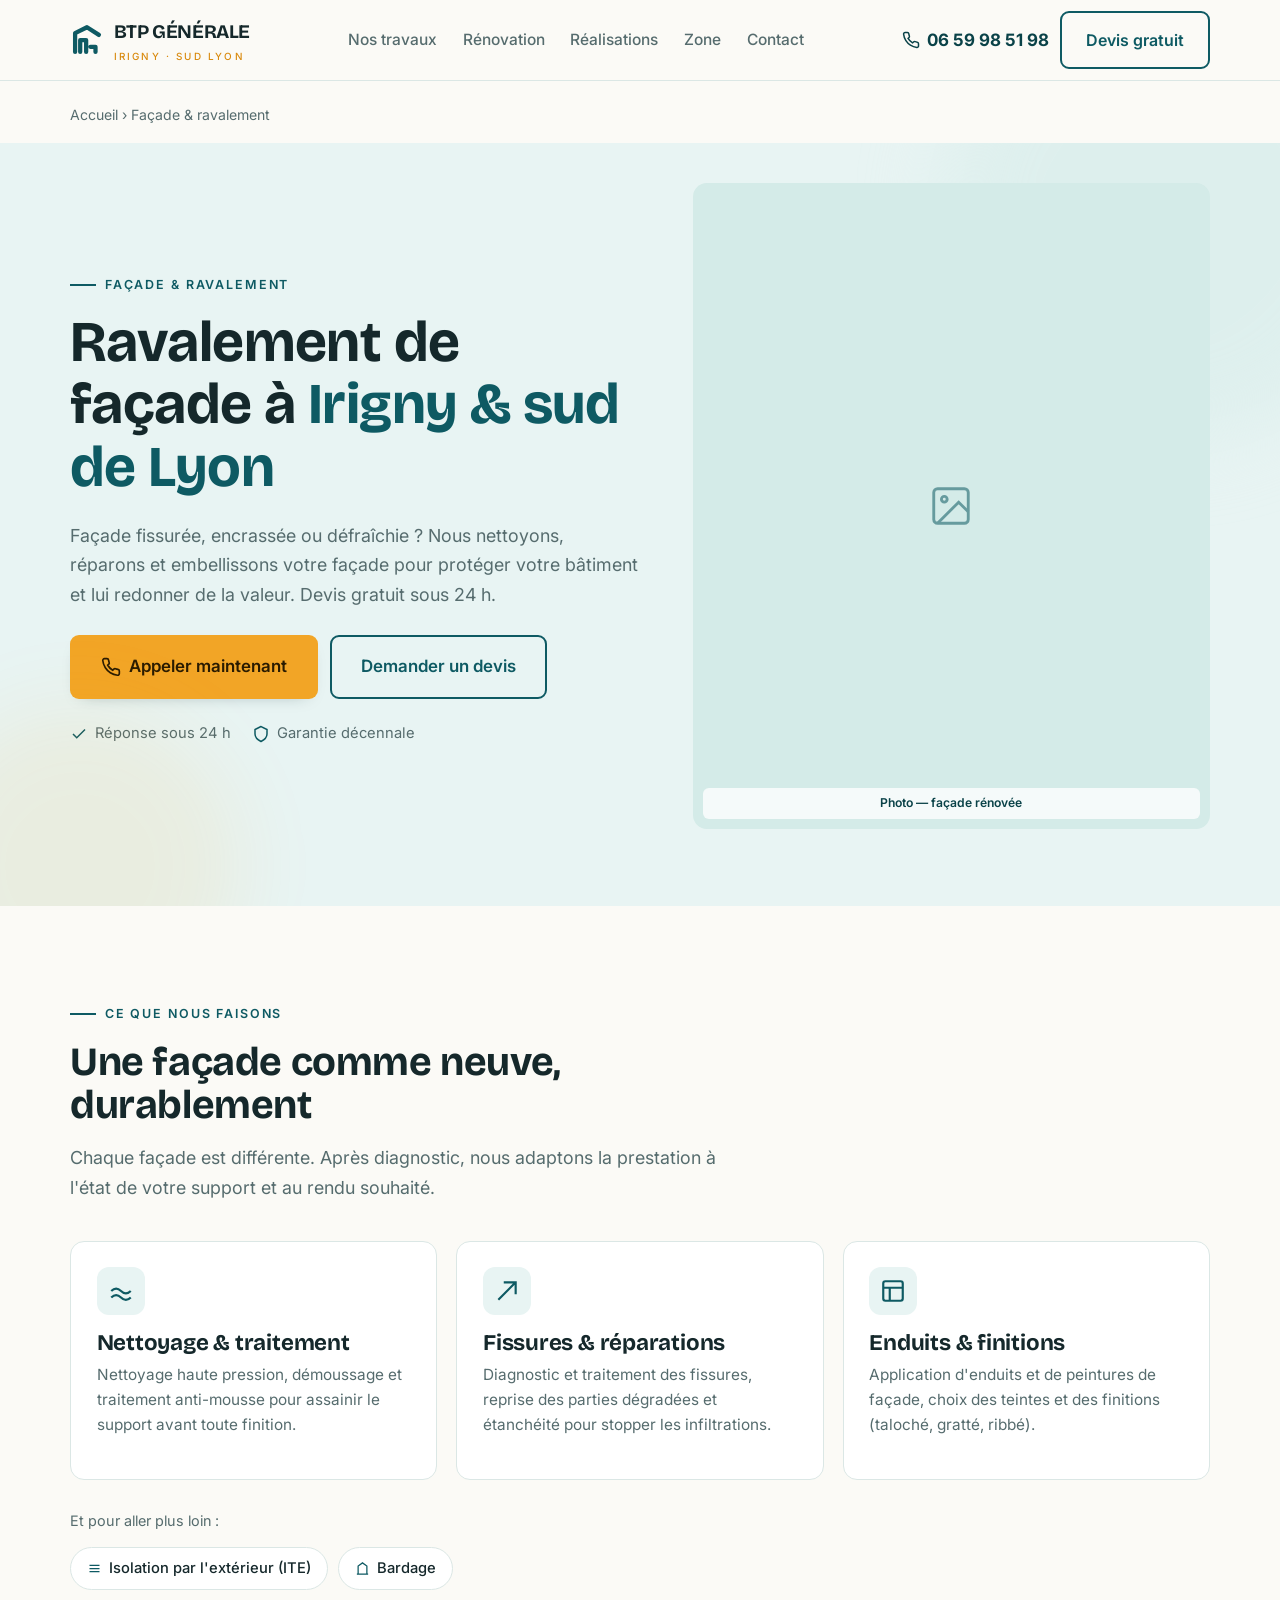
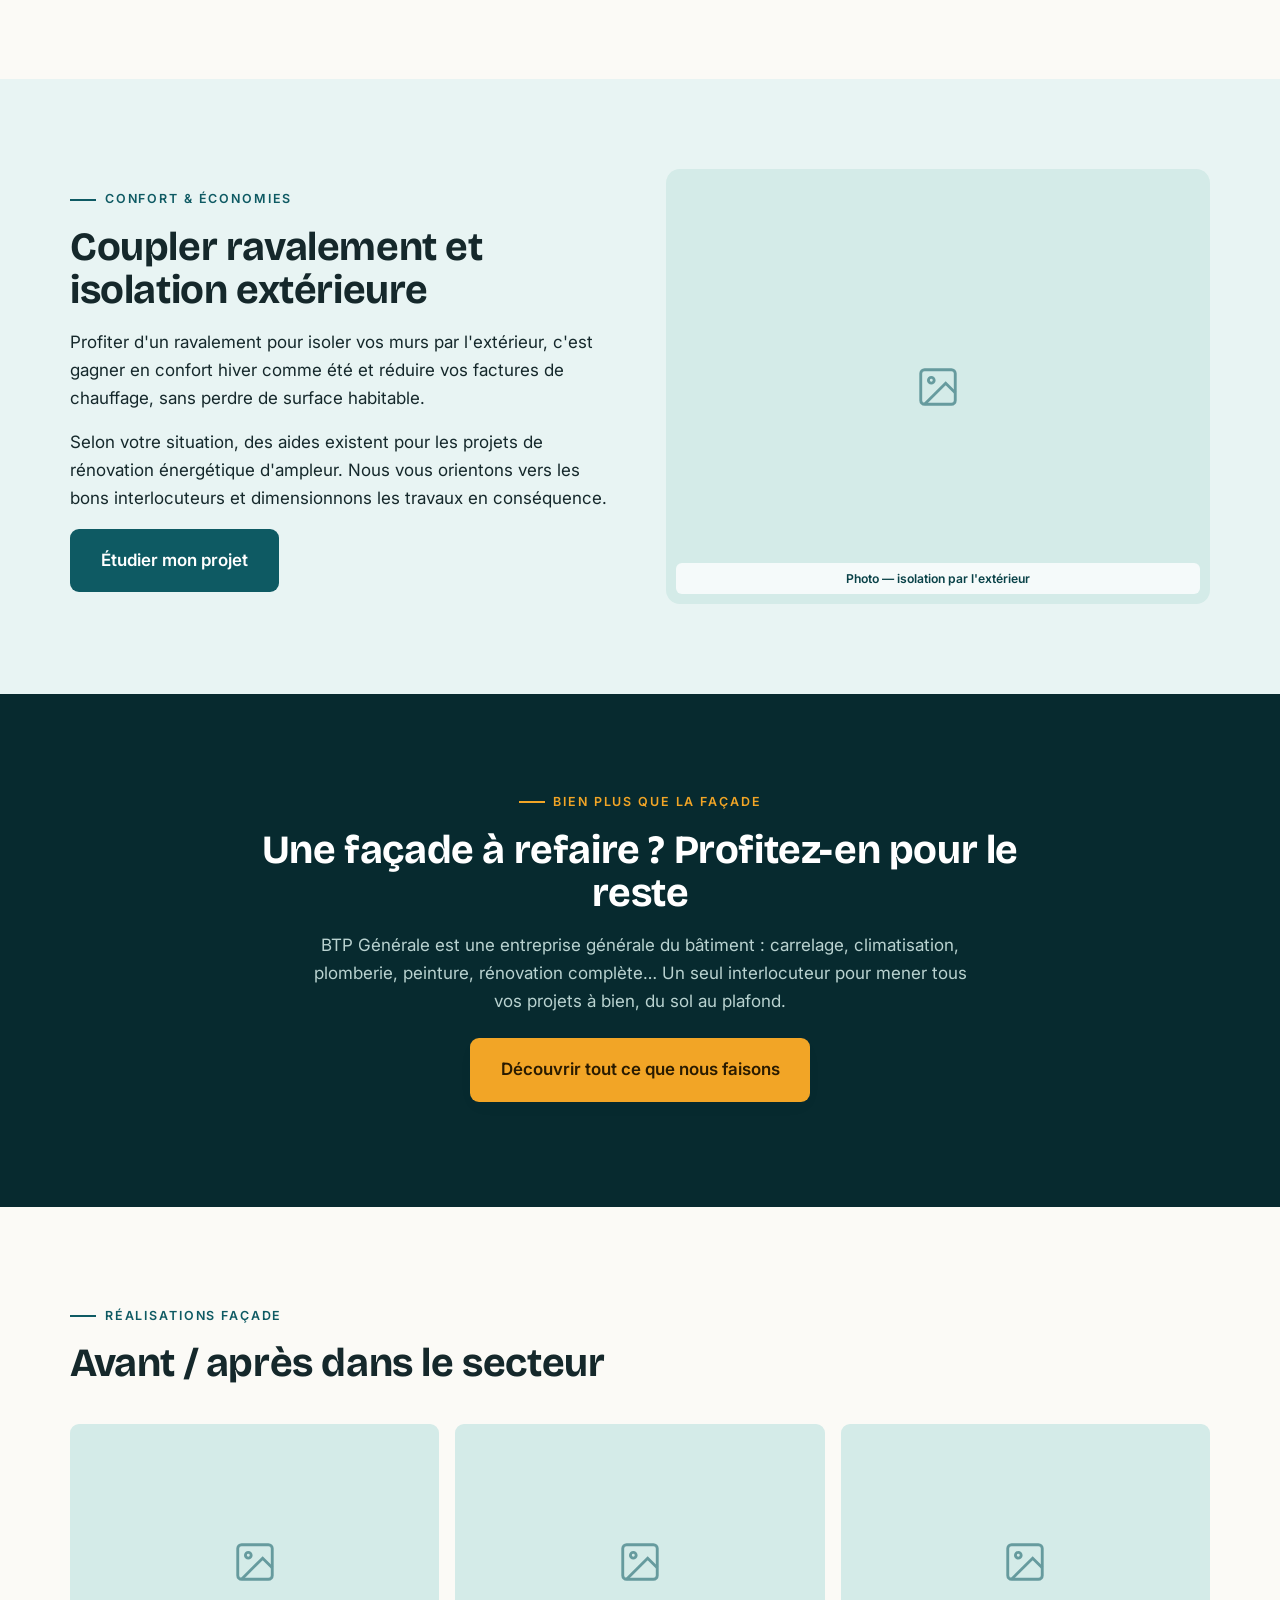
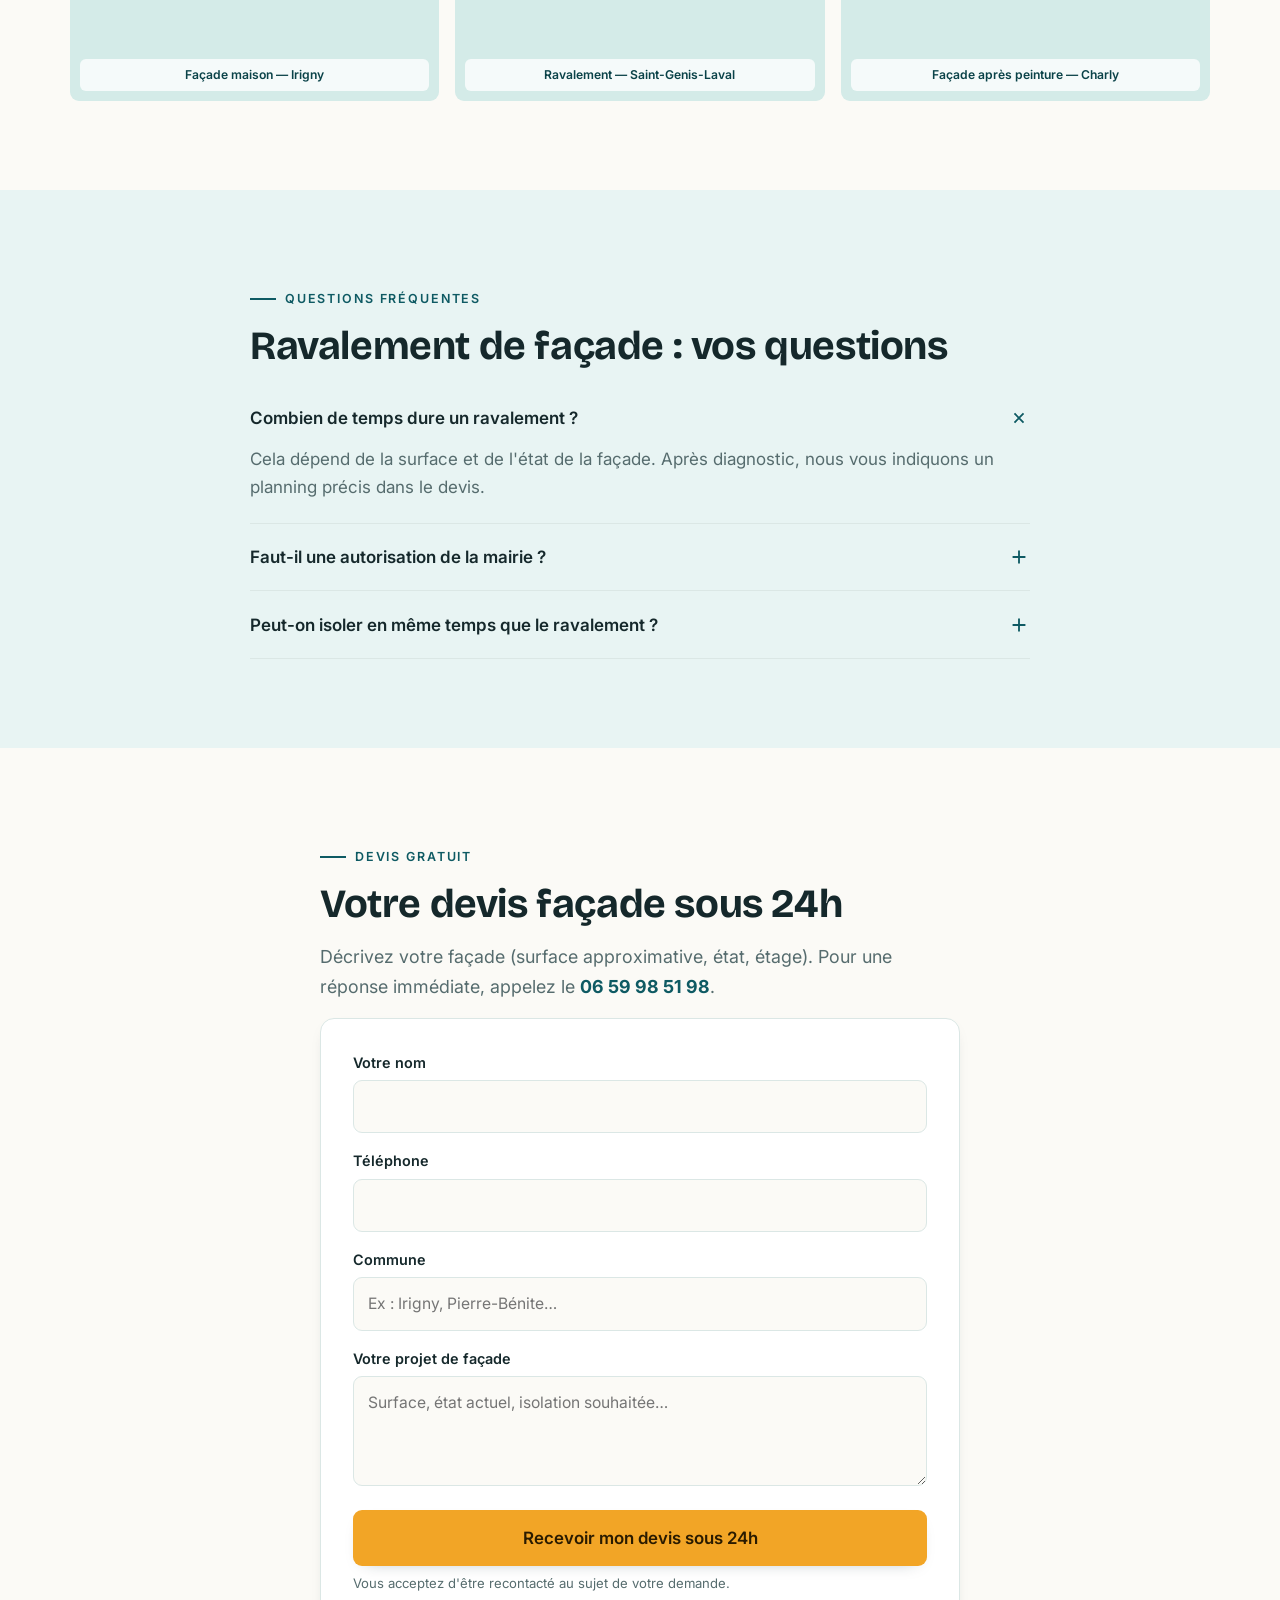
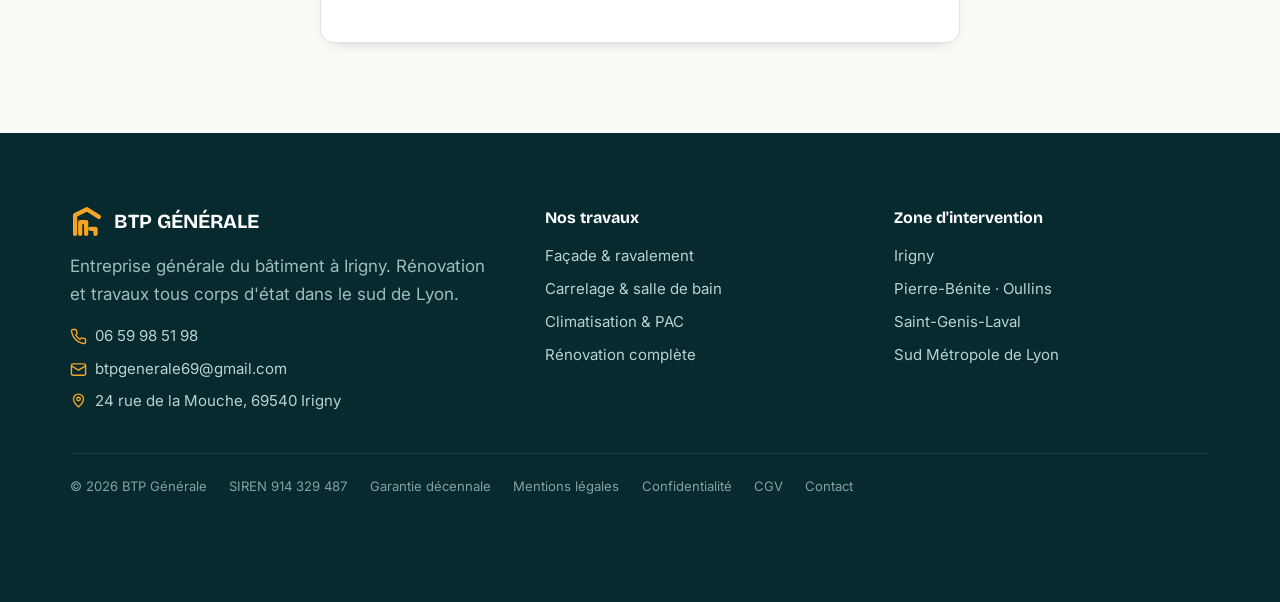
<file: facade.html>
<!DOCTYPE html>
<html lang="fr">
<head>
<meta charset="UTF-8">
<meta name="viewport" content="width=device-width, initial-scale=1">
<title>Ravalement de façade à Irigny & sud de Lyon | BTP Générale</title>
<meta name="description" content="Ravalement et rénovation de façade à Irigny et dans le sud de Lyon : nettoyage, enduits, traitement des fissures, isolation extérieure. Devis gratuit sous 24h. ☎ 06 59 98 51 98.">
<link rel="canonical" href="https://www.btpgenerale.fr/facade.html">
<meta property="og:title" content="Ravalement de façade à Irigny & sud de Lyon | BTP Générale">
<meta property="og:description" content="Redonnez de l'éclat et de la valeur à votre bâtiment. Devis gratuit sous 24h.">
<meta property="og:type" content="website">
<meta property="og:locale" content="fr_FR">
<link rel="preconnect" href="https://fonts.googleapis.com">
<link rel="preconnect" href="https://fonts.gstatic.com" crossorigin>
<link href="https://fonts.googleapis.com/css2?family=Bricolage+Grotesque:opsz,wght@12..96,600;12..96,700&family=Inter:wght@400;500;600;700&display=swap" rel="stylesheet">
<link rel="stylesheet" href="styles.css">
<script type="application/ld+json">
{
  "@context": "https://schema.org",
  "@type": "Service",
  "serviceType": "Ravalement et rénovation de façade",
  "provider": {
    "@type": "GeneralContractor",
    "name": "BTP Générale",
    "telephone": "+33659985198",
    "address": {
      "@type": "PostalAddress",
      "streetAddress": "24 rue de la Mouche",
      "addressLocality": "Irigny",
      "postalCode": "69540",
      "addressCountry": "FR"
    }
  },
  "areaServed": ["Irigny","Pierre-Bénite","Saint-Genis-Laval","Oullins","Vernaison","Charly","Brignais","Lyon"],
  "description": "Ravalement de façade, nettoyage, enduits, traitement des fissures et isolation par l'extérieur à Irigny et dans le sud de Lyon."
}
</script>
</head>
<body>

<!-- ============================ HEADER ============================ -->
<header class="site-header" id="header">
  <div class="wrap header-inner">
    <a class="brand" href="index.html" aria-label="BTP Générale, accueil">
      <svg class="mark" viewBox="0 0 40 40" aria-hidden="true"><path d="M6 34V12l14-7 14 9M12 34V20h7v14M24 28h6v6"/></svg>
      <span>BTP GÉNÉRALE<small>IRIGNY · SUD LYON</small></span>
    </a>
    <nav class="nav" id="nav" aria-label="Navigation principale">
      <a class="navlink" href="index.html#services">Nos travaux</a>
      <a class="navlink" href="index.html#renovation">Rénovation</a>
      <a class="navlink" href="index.html#realisations">Réalisations</a>
      <a class="navlink" href="index.html#zone">Zone</a>
      <a class="navlink" href="#devis">Contact</a>
    </nav>
    <div class="header-cta">
      <a class="phone-pill" href="tel:+33659985198">
        <svg viewBox="0 0 24 24" fill="none" stroke="currentColor" stroke-width="2" aria-hidden="true"><path d="M22 16.92v3a2 2 0 0 1-2.18 2 19.8 19.8 0 0 1-8.63-3.07 19.5 19.5 0 0 1-6-6 19.8 19.8 0 0 1-3.07-8.67A2 2 0 0 1 4.11 2h3a2 2 0 0 1 2 1.72c.13.96.36 1.9.7 2.81a2 2 0 0 1-.45 2.11L8.09 9.91a16 16 0 0 0 6 6l1.27-1.27a2 2 0 0 1 2.11-.45c.9.34 1.85.57 2.81.7A2 2 0 0 1 22 16.92Z"/></svg>
        06 59 98 51 98
      </a>
      <a class="btn btn--ghost" href="#devis">Devis gratuit</a>
      <button class="nav-toggle" id="navToggle" aria-label="Ouvrir le menu" aria-expanded="false">
        <svg viewBox="0 0 24 24" fill="none" stroke-width="2" stroke-linecap="round"><path d="M3 6h18M3 12h18M3 18h18"/></svg>
      </button>
    </div>
  </div>
</header>

<div class="wrap"><p class="crumb"><a href="index.html">Accueil</a> › Façade &amp; ravalement</p></div>

<!-- ============================= HERO ============================= -->
<section class="hero svc-hero">
  <div class="wrap hero-grid">
    <div>
      <span class="eyebrow">Façade & ravalement</span>
      <h1>Ravalement de façade à <span>Irigny &amp; sud de Lyon</span></h1>
      <p class="lead">Façade fissurée, encrassée ou défraîchie&nbsp;? Nous nettoyons, réparons et embellissons votre façade pour protéger votre bâtiment et lui redonner de la valeur. Devis gratuit sous 24&nbsp;h.</p>
      <div class="hero-actions">
        <a class="btn btn--call btn--lg" href="tel:+33659985198">
          <svg viewBox="0 0 24 24" width="20" height="20" fill="none" stroke="currentColor" stroke-width="2" aria-hidden="true"><path d="M22 16.92v3a2 2 0 0 1-2.18 2 19.8 19.8 0 0 1-8.63-3.07 19.5 19.5 0 0 1-6-6 19.8 19.8 0 0 1-3.07-8.67A2 2 0 0 1 4.11 2h3a2 2 0 0 1 2 1.72c.13.96.36 1.9.7 2.81a2 2 0 0 1-.45 2.11L8.09 9.91a16 16 0 0 0 6 6l1.27-1.27a2 2 0 0 1 2.11-.45c.9.34 1.85.57 2.81.7A2 2 0 0 1 22 16.92Z"/></svg>
          Appeler maintenant
        </a>
        <a class="btn btn--ghost btn--lg" href="#devis">Demander un devis</a>
      </div>
      <div class="hero-trust">
        <span><svg viewBox="0 0 24 24" fill="none" stroke="currentColor" stroke-width="2"><path d="M20 6 9 17l-5-5"/></svg> Réponse sous 24&nbsp;h</span>
        <span><svg viewBox="0 0 24 24" fill="none" stroke="currentColor" stroke-width="2"><path d="M12 2 4 6v6c0 5 3.4 7.7 8 10 4.6-2.3 8-5 8-10V6Z"/></svg> Garantie décennale</span>
      </div>
    </div>
    <div class="hero-media">
      <!-- REMPLACER par une photo de façade rénovée -->
      <div class="photo-ph" data-label="Photo — façade rénovée">
        <svg viewBox="0 0 24 24" fill="none" stroke="currentColor" stroke-width="1.5"><rect x="3" y="3" width="18" height="18" rx="2"/><circle cx="8.5" cy="8.5" r="1.5"/><path d="m21 15-5-5L5 21"/></svg>
      </div>
    </div>
  </div>
</section>

<!-- ========================== PRESTATIONS ========================= -->
<section class="section">
  <div class="wrap">
    <div class="section-head">
      <span class="eyebrow">Ce que nous faisons</span>
      <h2>Une façade comme neuve, durablement</h2>
      <p class="lead">Chaque façade est différente. Après diagnostic, nous adaptons la prestation à l'état de votre support et au rendu souhaité.</p>
    </div>
    <div class="cards">
      <article class="card">
        <div class="ico"><svg viewBox="0 0 24 24" fill="none" stroke="currentColor" stroke-width="2"><path d="M3 12c3-3 6-3 9 0s6 3 9 0M3 18c3-3 6-3 9 0s6 3 9 0"/></svg></div>
        <h3>Nettoyage & traitement</h3>
        <p>Nettoyage haute pression, démoussage et traitement anti-mousse pour assainir le support avant toute finition.</p>
      </article>
      <article class="card">
        <div class="ico"><svg viewBox="0 0 24 24" fill="none" stroke="currentColor" stroke-width="2"><path d="M4 20 20 4M9 4h11v11"/></svg></div>
        <h3>Fissures & réparations</h3>
        <p>Diagnostic et traitement des fissures, reprise des parties dégradées et étanchéité pour stopper les infiltrations.</p>
      </article>
      <article class="card">
        <div class="ico"><svg viewBox="0 0 24 24" fill="none" stroke="currentColor" stroke-width="2"><rect x="3" y="3" width="18" height="18" rx="2"/><path d="M3 9h18M9 9v12"/></svg></div>
        <h3>Enduits & finitions</h3>
        <p>Application d'enduits et de peintures de façade, choix des teintes et des finitions (taloché, gratté, ribbé).</p>
      </article>
    </div>
    <div class="chips">
      <span class="label">Et pour aller plus loin :</span>
      <span class="chip"><svg viewBox="0 0 24 24" fill="none" stroke="currentColor" stroke-width="2"><path d="M4 12h16M4 7h16M4 17h16"/></svg> Isolation par l'extérieur (ITE)</span>
      <span class="chip"><svg viewBox="0 0 24 24" fill="none" stroke="currentColor" stroke-width="2"><path d="M3 21h18M5 21V8l7-5 7 5v13"/></svg> Bardage</span>
    </div>
  </div>
</section>

<!-- ====================== ISOLATION / ÉNERGIE ===================== -->
<section class="section section--tint">
  <div class="wrap split">
    <div>
      <span class="eyebrow">Confort & économies</span>
      <h2>Coupler ravalement et isolation extérieure</h2>
      <p>Profiter d'un ravalement pour isoler vos murs par l'extérieur, c'est gagner en confort hiver comme été et réduire vos factures de chauffage, sans perdre de surface habitable.</p>
      <p>Selon votre situation, des aides existent pour les projets de rénovation énergétique d'ampleur. Nous vous orientons vers les bons interlocuteurs et dimensionnons les travaux en conséquence.</p>
      <a class="btn btn--solid btn--lg" href="#devis">Étudier mon projet</a>
    </div>
    <div>
      <!-- REMPLACER par une photo d'isolation extérieure / chantier façade -->
      <div class="photo-ph" data-label="Photo — isolation par l'extérieur">
        <svg viewBox="0 0 24 24" fill="none" stroke="currentColor" stroke-width="1.5"><rect x="3" y="3" width="18" height="18" rx="2"/><circle cx="8.5" cy="8.5" r="1.5"/><path d="m21 15-5-5L5 21"/></svg>
      </div>
    </div>
  </div>
</section>

<!-- ===================== RAPPEL FULL-SERVICE ====================== -->
<section class="section section--dark">
  <div class="wrap" style="text-align:center;max-width:760px;margin-inline:auto">
    <span class="eyebrow" style="justify-content:center">Bien plus que la façade</span>
    <h2>Une façade à refaire&nbsp;? Profitez-en pour le reste</h2>
    <p style="color:#B9D2D0;max-width:60ch;margin-inline:auto">BTP Générale est une entreprise générale du bâtiment : carrelage, climatisation, plomberie, peinture, rénovation complète… Un seul interlocuteur pour mener tous vos projets à bien, du sol au plafond.</p>
    <p style="margin-top:1.4rem"><a class="btn btn--call btn--lg" href="index.html#services">Découvrir tout ce que nous faisons</a></p>
  </div>
</section>

<!-- ========================= RÉALISATIONS ========================= -->
<section class="section">
  <div class="wrap">
    <div class="section-head">
      <span class="eyebrow">Réalisations façade</span>
      <h2>Avant / après dans le secteur</h2>
    </div>
    <div class="gallery">
      <div class="photo-ph" data-label="Façade maison — Irigny"><svg viewBox="0 0 24 24" fill="none" stroke="currentColor" stroke-width="1.5"><rect x="3" y="3" width="18" height="18" rx="2"/><circle cx="8.5" cy="8.5" r="1.5"/><path d="m21 15-5-5L5 21"/></svg></div>
      <div class="photo-ph" data-label="Ravalement — Saint-Genis-Laval"><svg viewBox="0 0 24 24" fill="none" stroke="currentColor" stroke-width="1.5"><rect x="3" y="3" width="18" height="18" rx="2"/><circle cx="8.5" cy="8.5" r="1.5"/><path d="m21 15-5-5L5 21"/></svg></div>
      <div class="photo-ph" data-label="Façade après peinture — Charly"><svg viewBox="0 0 24 24" fill="none" stroke="currentColor" stroke-width="1.5"><rect x="3" y="3" width="18" height="18" rx="2"/><circle cx="8.5" cy="8.5" r="1.5"/><path d="m21 15-5-5L5 21"/></svg></div>
    </div>
  </div>
</section>

<!-- ============================== FAQ ============================= -->
<section class="section section--tint">
  <div class="wrap" style="max-width:780px">
    <span class="eyebrow">Questions fréquentes</span>
    <h2>Ravalement de façade : vos questions</h2>
    <div class="faq">
      <details open>
        <summary>Combien de temps dure un ravalement ?<svg class="pm" viewBox="0 0 24 24" fill="none" stroke="currentColor" stroke-width="2"><path d="M12 5v14M5 12h14"/></svg></summary>
        <p>Cela dépend de la surface et de l'état de la façade. Après diagnostic, nous vous indiquons un planning précis dans le devis.</p>
      </details>
      <details>
        <summary>Faut-il une autorisation de la mairie ?<svg class="pm" viewBox="0 0 24 24" fill="none" stroke="currentColor" stroke-width="2"><path d="M12 5v14M5 12h14"/></svg></summary>
        <p>Un ravalement nécessite le plus souvent une déclaration préalable de travaux. Nous vous expliquons les démarches selon votre commune.</p>
      </details>
      <details>
        <summary>Peut-on isoler en même temps que le ravalement ?<svg class="pm" viewBox="0 0 24 24" fill="none" stroke="currentColor" stroke-width="2"><path d="M12 5v14M5 12h14"/></svg></summary>
        <p>Oui, c'est même le bon moment : coupler ravalement et isolation par l'extérieur évite de mobiliser deux fois un échafaudage.</p>
      </details>
    </div>
  </div>
</section>

<!-- ============================== DEVIS =========================== -->
<section class="section" id="devis">
  <div class="wrap" style="max-width:640px">
    <span class="eyebrow">Devis gratuit</span>
    <h2>Votre devis façade sous 24h</h2>
    <p class="lead">Décrivez votre façade (surface approximative, état, étage). Pour une réponse immédiate, appelez le <a href="tel:+33659985198"><b>06&nbsp;59&nbsp;98&nbsp;51&nbsp;98</b></a>.</p>
    <form class="form-card" name="devis-facade" method="POST" action="https://formspree.io/f/VOTRE_ID" id="devisForm" novalidate>
      <div class="field"><label for="nom">Votre nom</label><input id="nom" name="nom" type="text" autocomplete="name" required></div>
      <div class="field"><label for="tel">Téléphone</label><input id="tel" name="telephone" type="tel" autocomplete="tel" required></div>
      <div class="field"><label for="ville">Commune</label><input id="ville" name="ville" type="text" placeholder="Ex : Irigny, Pierre-Bénite…"></div>
      <div class="field"><label for="msg">Votre projet de façade</label><textarea id="msg" name="message" placeholder="Surface, état actuel, isolation souhaitée…"></textarea></div>
      <input type="hidden" name="type_travaux" value="Façade / ravalement">
      <button class="btn btn--call btn--lg" type="submit" style="width:100%">Recevoir mon devis sous 24h</button>
      <p class="form-note">Vous acceptez d'être recontacté au sujet de votre demande.</p>
    </form>
    <div class="form-ok" id="formOk">Merci, votre demande est bien notée. Nous vous recontactons sous 24&nbsp;h.</div>
  </div>
</section>

<!-- ============================= FOOTER =========================== -->
<footer class="site-footer">
  <div class="wrap footer-grid">
    <div>
      <div class="foot-brand">
        <svg class="mark" width="34" height="34" viewBox="0 0 40 40" aria-hidden="true"><path d="M6 34V12l14-7 14 9M12 34V20h7v14M24 28h6v6" fill="none" stroke-width="5" stroke-linecap="round" stroke-linejoin="round"/></svg>
        BTP GÉNÉRALE
      </div>
      <p style="color:#9FBDBB;max-width:38ch">Entreprise générale du bâtiment à Irigny. Rénovation et travaux tous corps d'état dans le sud de Lyon.</p>
      <div class="foot-contact">
        <a href="tel:+33659985198"><svg viewBox="0 0 24 24" fill="none" stroke="currentColor" stroke-width="2"><path d="M22 16.92v3a2 2 0 0 1-2.18 2 19.8 19.8 0 0 1-8.63-3.07 19.5 19.5 0 0 1-6-6 19.8 19.8 0 0 1-3.07-8.67A2 2 0 0 1 4.11 2h3a2 2 0 0 1 2 1.72c.13.96.36 1.9.7 2.81a2 2 0 0 1-.45 2.11L8.09 9.91a16 16 0 0 0 6 6l1.27-1.27a2 2 0 0 1 2.11-.45c.9.34 1.85.57 2.81.7A2 2 0 0 1 22 16.92Z"/></svg> 06 59 98 51 98</a>
        <a href="mailto:btpgenerale69@gmail.com"><svg viewBox="0 0 24 24" fill="none" stroke="currentColor" stroke-width="2"><rect x="2" y="4" width="20" height="16" rx="2"/><path d="m22 7-10 6L2 7"/></svg> btpgenerale69@gmail.com</a>
        <span style="display:inline-flex;gap:.5rem;align-items:flex-start"><svg viewBox="0 0 24 24" width="17" height="17" fill="none" stroke="var(--ambre)" stroke-width="2" style="flex:none;margin-top:3px"><path d="M12 21s-7-5.5-7-11a7 7 0 0 1 14 0c0 5.5-7 11-7 11Z"/><circle cx="12" cy="10" r="2.5"/></svg> 24 rue de la Mouche, 69540 Irigny</span>
      </div>
    </div>
    <div>
      <h4>Nos travaux</h4>
      <ul>
        <li><a href="facade.html">Façade & ravalement</a></li>
        <li><a href="carrelage.html">Carrelage & salle de bain</a></li>
        <li><a href="climatisation.html">Climatisation & PAC</a></li>
        <li><a href="renovation.html">Rénovation complète</a></li>
      </ul>
    </div>
    <div>
      <h4>Zone d'intervention</h4>
      <ul>
        <li><a href="index.html#zone">Irigny</a></li>
        <li><a href="index.html#zone">Pierre-Bénite · Oullins</a></li>
        <li><a href="index.html#zone">Saint-Genis-Laval</a></li>
        <li><a href="index.html#zone">Sud Métropole de Lyon</a></li>
      </ul>
    </div>
  </div>
  <div class="wrap legal">
    <span>© <span id="year"></span> BTP Générale</span>
    <span>SIREN 914 329 487</span>
    <span>Garantie décennale</span>
    <a href="mentions-legales.html">Mentions légales</a>
    <a href="politique-confidentialite.html">Confidentialité</a>
    <a href="cgv.html">CGV</a>
    <a href="contact.html">Contact</a>
  </div>
</footer>

<div class="callbar">
  <a class="btn btn--call" href="tel:+33659985198"><svg viewBox="0 0 24 24" width="20" height="20" fill="none" stroke="currentColor" stroke-width="2"><path d="M22 16.92v3a2 2 0 0 1-2.18 2 19.8 19.8 0 0 1-8.63-3.07 19.5 19.5 0 0 1-6-6 19.8 19.8 0 0 1-3.07-8.67A2 2 0 0 1 4.11 2h3a2 2 0 0 1 2 1.72c.13.96.36 1.9.7 2.81a2 2 0 0 1-.45 2.11L8.09 9.91a16 16 0 0 0 6 6l1.27-1.27a2 2 0 0 1 2.11-.45c.9.34 1.85.57 2.81.7A2 2 0 0 1 22 16.92Z"/></svg> Appeler</a>
  <a class="btn btn--solid" href="#devis">Devis 24h</a>
</div>

<script>
  document.getElementById('year').textContent = new Date().getFullYear();
  var toggle = document.getElementById('navToggle'), nav = document.getElementById('nav');
  toggle.addEventListener('click', function () { var o = nav.classList.toggle('is-open'); toggle.setAttribute('aria-expanded', o); });
  var header = document.getElementById('header');
  window.addEventListener('scroll', function () { header.classList.toggle('is-scrolled', window.scrollY > 8); }, { passive: true });
  var form = document.getElementById('devisForm'), ok = document.getElementById('formOk');
  form.addEventListener('submit', function (e) {
    if (!form.checkValidity()) return;
    if (form.action.indexOf('VOTRE_ID') !== -1) { e.preventDefault(); form.style.display = 'none'; ok.style.display = 'block'; ok.scrollIntoView({ behavior: 'smooth', block: 'center' }); }
  });
</script>
</body>
</html>
</file>
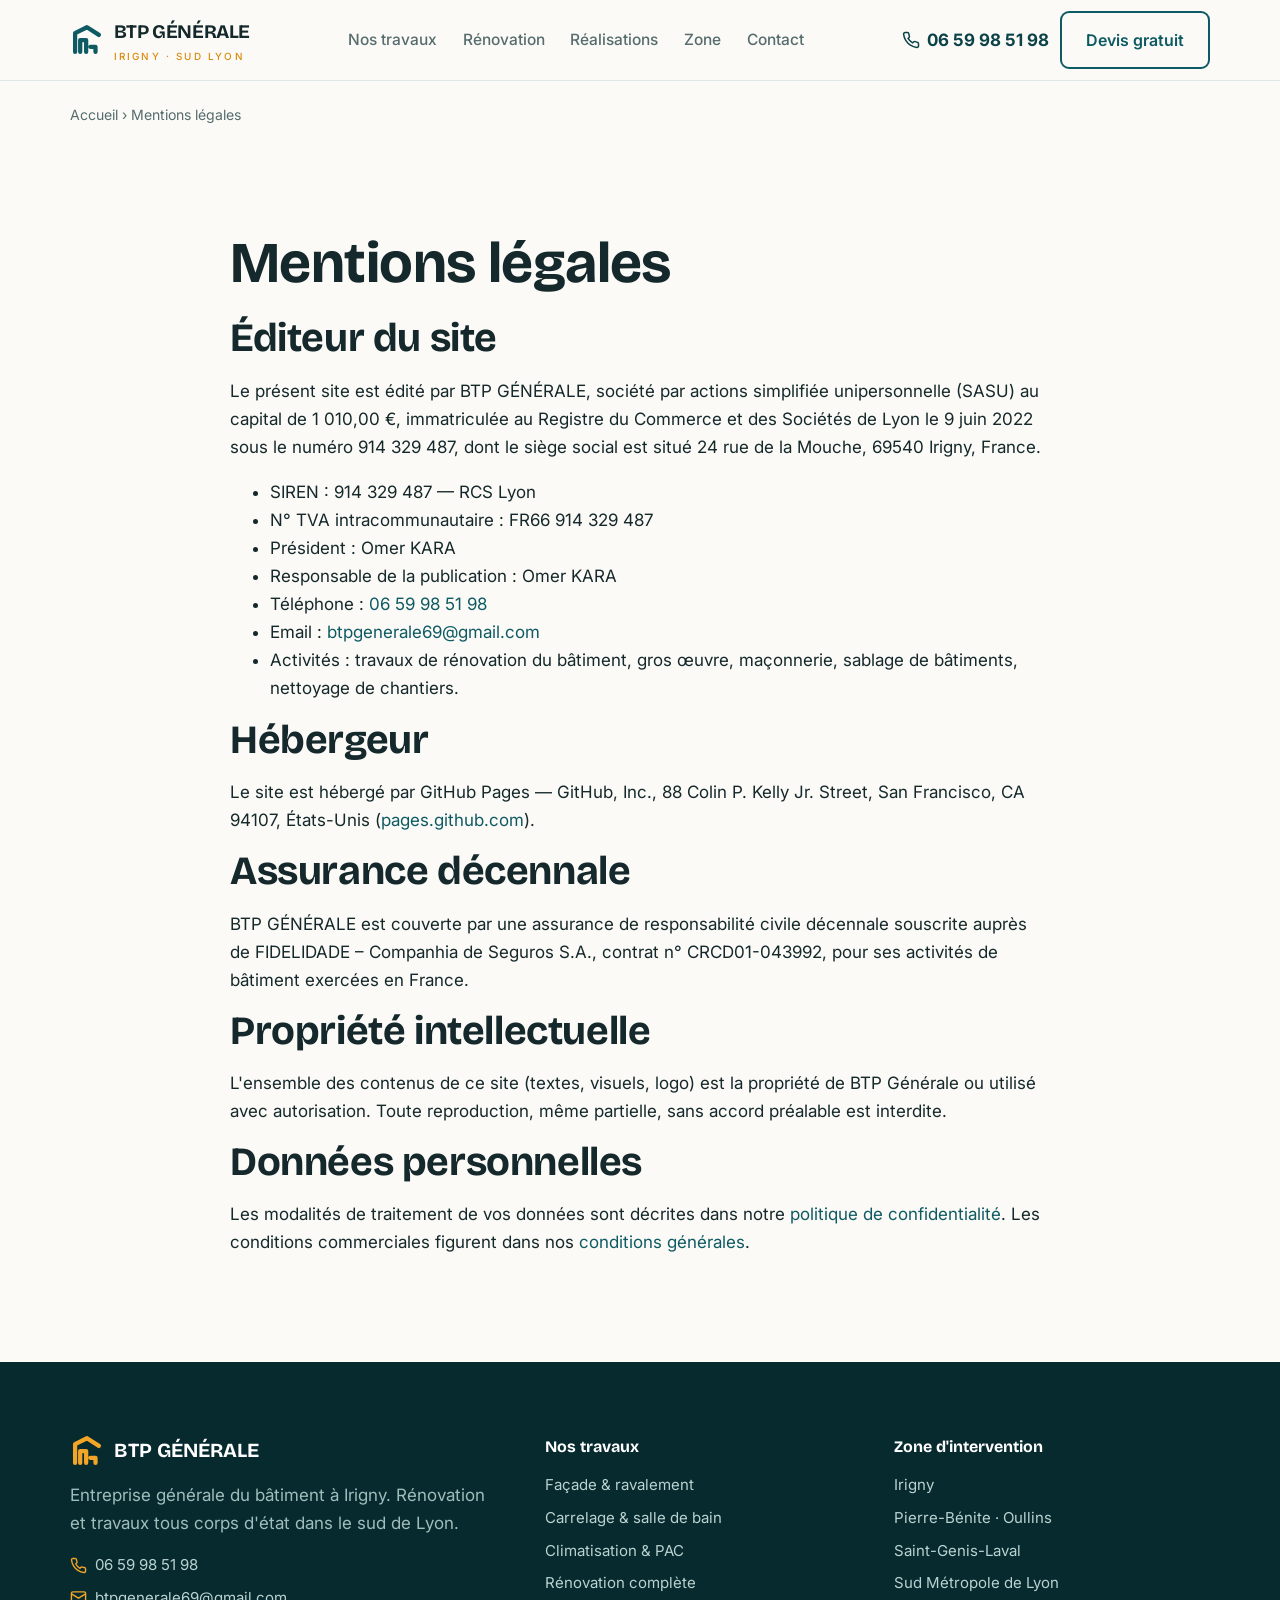
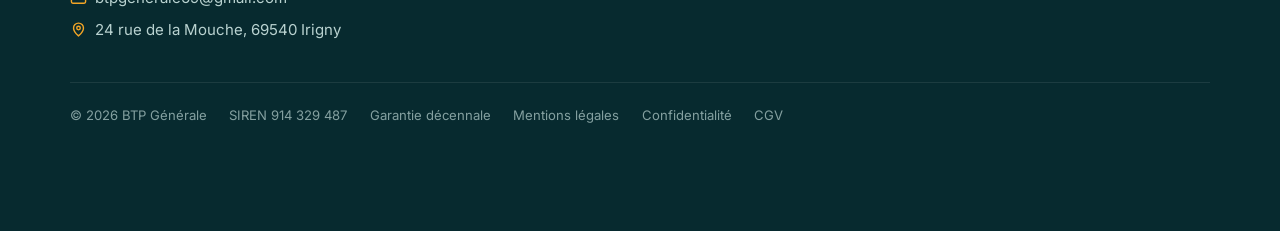
<file: mentions-legales.html>
<!DOCTYPE html>
<html lang="fr">
<head>
<meta charset="UTF-8">
<meta name="viewport" content="width=device-width, initial-scale=1">
<title>Mentions légales | BTP Générale</title>
<meta name="description" content="Mentions légales du site de BTP Générale, entreprise générale du bâtiment à Irigny (sud de Lyon).">
<link rel="canonical" href="https://www.btpgenerale.fr/mentions-legales.html">
<link rel="preconnect" href="https://fonts.googleapis.com">
<link rel="preconnect" href="https://fonts.gstatic.com" crossorigin>
<link href="https://fonts.googleapis.com/css2?family=Bricolage+Grotesque:opsz,wght@12..96,600;12..96,700&family=Inter:wght@400;500;600;700&display=swap" rel="stylesheet">
<link rel="stylesheet" href="styles.css">
</head>
<body>
<header class="site-header" id="header">
  <div class="wrap header-inner">
    <a class="brand" href="index.html" aria-label="BTP Générale, accueil">
      <svg class="mark" viewBox="0 0 40 40" aria-hidden="true"><path d="M6 34V12l14-7 14 9M12 34V20h7v14M24 28h6v6"/></svg>
      <span>BTP GÉNÉRALE<small>IRIGNY · SUD LYON</small></span>
    </a>
    <nav class="nav" id="nav" aria-label="Navigation principale">
      <a class="navlink" href="index.html#services">Nos travaux</a>
      <a class="navlink" href="index.html#renovation">Rénovation</a>
      <a class="navlink" href="index.html#realisations">Réalisations</a>
      <a class="navlink" href="index.html#zone">Zone</a>
      <a class="navlink" href="#devis">Contact</a>
    </nav>
    <div class="header-cta">
      <a class="phone-pill" href="tel:+33659985198">
        <svg viewBox="0 0 24 24" fill="none" stroke="currentColor" stroke-width="2" aria-hidden="true"><path d="M22 16.92v3a2 2 0 0 1-2.18 2 19.8 19.8 0 0 1-8.63-3.07 19.5 19.5 0 0 1-6-6 19.8 19.8 0 0 1-3.07-8.67A2 2 0 0 1 4.11 2h3a2 2 0 0 1 2 1.72c.13.96.36 1.9.7 2.81a2 2 0 0 1-.45 2.11L8.09 9.91a16 16 0 0 0 6 6l1.27-1.27a2 2 0 0 1 2.11-.45c.9.34 1.85.57 2.81.7A2 2 0 0 1 22 16.92Z"/></svg>
        06 59 98 51 98
      </a>
      <a class="btn btn--ghost" href="#devis">Devis gratuit</a>
      <button class="nav-toggle" id="navToggle" aria-label="Ouvrir le menu" aria-expanded="false">
        <svg viewBox="0 0 24 24" fill="none" stroke-width="2" stroke-linecap="round"><path d="M3 6h18M3 12h18M3 18h18"/></svg>
      </button>
    </div>
  </div>
</header>

<div class="wrap"><p class="crumb"><a href="index.html">Accueil</a> › Mentions légales</p></div>
<section class="section"><div class="wrap" style="max-width:820px">
<h1>Mentions légales</h1>
<h2>Éditeur du site</h2>
<p>Le présent site est édité par BTP GÉNÉRALE, société par actions simplifiée unipersonnelle (SASU) au capital de 1&nbsp;010,00&nbsp;€, immatriculée au Registre du Commerce et des Sociétés de Lyon le 9 juin 2022 sous le numéro 914&nbsp;329&nbsp;487, dont le siège social est situé 24 rue de la Mouche, 69540 Irigny, France.</p>
<ul>
<li>SIREN : 914 329 487 — RCS Lyon</li>
<li>N° TVA intracommunautaire : FR66 914 329 487</li>
<li>Président : Omer KARA</li>
<li>Responsable de la publication : Omer KARA</li>
<li>Téléphone : <a href="tel:+33659985198">06 59 98 51 98</a></li>
<li>Email : <a href="mailto:btpgenerale69@gmail.com">btpgenerale69@gmail.com</a></li>
<li>Activités : travaux de rénovation du bâtiment, gros œuvre, maçonnerie, sablage de bâtiments, nettoyage de chantiers.</li>
</ul>
<h2>Hébergeur</h2>
<p>Le site est hébergé par GitHub Pages — GitHub, Inc., 88 Colin P. Kelly Jr. Street, San Francisco, CA 94107, États-Unis (<a href="https://pages.github.com">pages.github.com</a>).</p>
<h2>Assurance décennale</h2>
<p>BTP GÉNÉRALE est couverte par une assurance de responsabilité civile décennale souscrite auprès de FIDELIDADE – Companhia de Seguros S.A., contrat n° CRCD01-043992, pour ses activités de bâtiment exercées en France.</p>
<h2>Propriété intellectuelle</h2>
<p>L'ensemble des contenus de ce site (textes, visuels, logo) est la propriété de BTP Générale ou utilisé avec autorisation. Toute reproduction, même partielle, sans accord préalable est interdite.</p>
<h2>Données personnelles</h2>
<p>Les modalités de traitement de vos données sont décrites dans notre <a href="politique-confidentialite.html">politique de confidentialité</a>. Les conditions commerciales figurent dans nos <a href="cgv.html">conditions générales</a>.</p>
</div></section>
<footer class="site-footer">
  <div class="wrap footer-grid">
    <div>
      <div class="foot-brand">
        <svg class="mark" width="34" height="34" viewBox="0 0 40 40" aria-hidden="true"><path d="M6 34V12l14-7 14 9M12 34V20h7v14M24 28h6v6" fill="none" stroke-width="5" stroke-linecap="round" stroke-linejoin="round"/></svg>
        BTP GÉNÉRALE
      </div>
      <p style="color:#9FBDBB;max-width:38ch">Entreprise générale du bâtiment à Irigny. Rénovation et travaux tous corps d'état dans le sud de Lyon.</p>
      <div class="foot-contact">
        <a href="tel:+33659985198"><svg viewBox="0 0 24 24" fill="none" stroke="currentColor" stroke-width="2"><path d="M22 16.92v3a2 2 0 0 1-2.18 2 19.8 19.8 0 0 1-8.63-3.07 19.5 19.5 0 0 1-6-6 19.8 19.8 0 0 1-3.07-8.67A2 2 0 0 1 4.11 2h3a2 2 0 0 1 2 1.72c.13.96.36 1.9.7 2.81a2 2 0 0 1-.45 2.11L8.09 9.91a16 16 0 0 0 6 6l1.27-1.27a2 2 0 0 1 2.11-.45c.9.34 1.85.57 2.81.7A2 2 0 0 1 22 16.92Z"/></svg> 06 59 98 51 98</a>
        <a href="mailto:btpgenerale69@gmail.com"><svg viewBox="0 0 24 24" fill="none" stroke="currentColor" stroke-width="2"><rect x="2" y="4" width="20" height="16" rx="2"/><path d="m22 7-10 6L2 7"/></svg> btpgenerale69@gmail.com</a>
        <span style="display:inline-flex;gap:.5rem;align-items:flex-start"><svg viewBox="0 0 24 24" width="17" height="17" fill="none" stroke="var(--ambre)" stroke-width="2" style="flex:none;margin-top:3px"><path d="M12 21s-7-5.5-7-11a7 7 0 0 1 14 0c0 5.5-7 11-7 11Z"/><circle cx="12" cy="10" r="2.5"/></svg> 24 rue de la Mouche, 69540 Irigny</span>
      </div>
    </div>
    <div>
      <h4>Nos travaux</h4>
      <ul>
        <li><a href="facade.html">Façade & ravalement</a></li>
        <li><a href="carrelage.html">Carrelage & salle de bain</a></li>
        <li><a href="climatisation.html">Climatisation & PAC</a></li>
        <li><a href="renovation.html">Rénovation complète</a></li>
      </ul>
    </div>
    <div>
      <h4>Zone d'intervention</h4>
      <ul>
        <li><a href="index.html#zone">Irigny</a></li>
        <li><a href="index.html#zone">Pierre-Bénite · Oullins</a></li>
        <li><a href="index.html#zone">Saint-Genis-Laval</a></li>
        <li><a href="index.html#zone">Sud Métropole de Lyon</a></li>
      </ul>
    </div>
  </div>
  <div class="wrap legal">
    <span>© <span id="year"></span> BTP Générale</span>
    <span>SIREN 914 329 487</span>
    <span>Garantie décennale</span>
    <a href="mentions-legales.html">Mentions légales</a>
    <a href="politique-confidentialite.html">Confidentialité</a>
    <a href="cgv.html">CGV</a>
  </div>
</footer>

<div class="callbar">
  <a class="btn btn--call" href="tel:+33659985198"><svg viewBox="0 0 24 24" width="20" height="20" fill="none" stroke="currentColor" stroke-width="2"><path d="M22 16.92v3a2 2 0 0 1-2.18 2 19.8 19.8 0 0 1-8.63-3.07 19.5 19.5 0 0 1-6-6 19.8 19.8 0 0 1-3.07-8.67A2 2 0 0 1 4.11 2h3a2 2 0 0 1 2 1.72c.13.96.36 1.9.7 2.81a2 2 0 0 1-.45 2.11L8.09 9.91a16 16 0 0 0 6 6l1.27-1.27a2 2 0 0 1 2.11-.45c.9.34 1.85.57 2.81.7A2 2 0 0 1 22 16.92Z"/></svg> Appeler</a>
  <a class="btn btn--solid" href="#devis">Devis 24h</a>
</div>

<script>
  document.getElementById('year').textContent = new Date().getFullYear();
  var toggle = document.getElementById('navToggle'), nav = document.getElementById('nav');
  toggle.addEventListener('click', function () { var o = nav.classList.toggle('is-open'); toggle.setAttribute('aria-expanded', o); });
  var header = document.getElementById('header');
  window.addEventListener('scroll', function () { header.classList.toggle('is-scrolled', window.scrollY > 8); }, { passive: true });
  var form = document.getElementById('devisForm'), ok = document.getElementById('formOk');
  if (form) form.addEventListener('submit', function (e) {
    if (!form.checkValidity()) return;
    if (form.action.indexOf('VOTRE_ID') !== -1) { e.preventDefault(); form.style.display = 'none'; ok.style.display = 'block'; ok.scrollIntoView({ behavior: 'smooth', block: 'center' }); }
  });
</script>
</body>
</html>
</file>
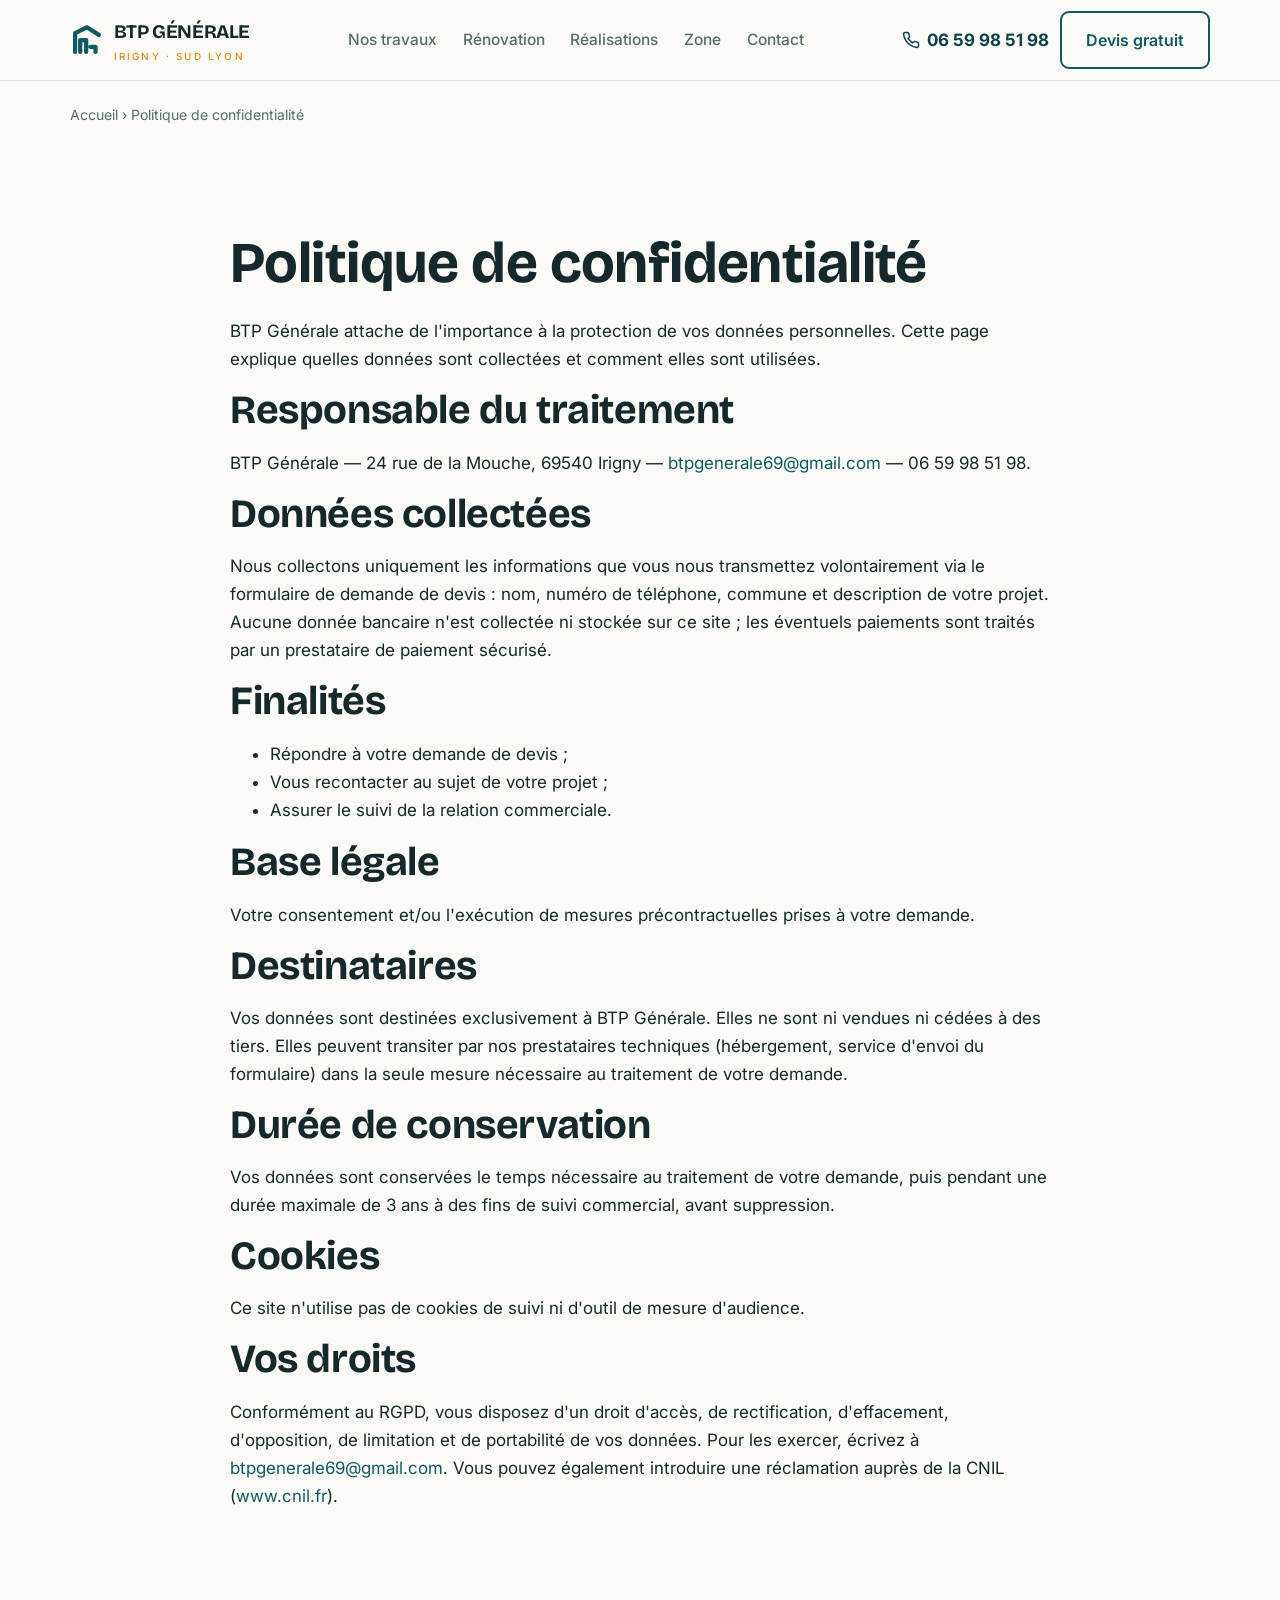
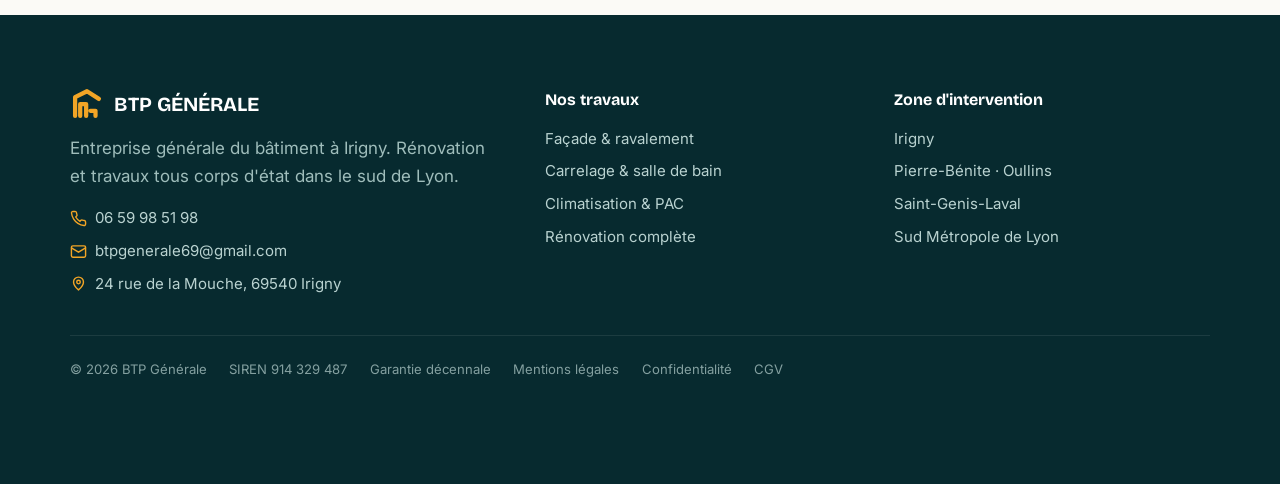
<file: politique-confidentialite.html>
<!DOCTYPE html>
<html lang="fr">
<head>
<meta charset="UTF-8">
<meta name="viewport" content="width=device-width, initial-scale=1">
<title>Politique de confidentialité | BTP Générale</title>
<meta name="description" content="Politique de confidentialité et traitement des données personnelles — BTP Générale, Irigny.">
<link rel="canonical" href="https://www.btpgenerale.fr/politique-confidentialite.html">
<link rel="preconnect" href="https://fonts.googleapis.com">
<link rel="preconnect" href="https://fonts.gstatic.com" crossorigin>
<link href="https://fonts.googleapis.com/css2?family=Bricolage+Grotesque:opsz,wght@12..96,600;12..96,700&family=Inter:wght@400;500;600;700&display=swap" rel="stylesheet">
<link rel="stylesheet" href="styles.css">
</head>
<body>
<header class="site-header" id="header">
  <div class="wrap header-inner">
    <a class="brand" href="index.html" aria-label="BTP Générale, accueil">
      <svg class="mark" viewBox="0 0 40 40" aria-hidden="true"><path d="M6 34V12l14-7 14 9M12 34V20h7v14M24 28h6v6"/></svg>
      <span>BTP GÉNÉRALE<small>IRIGNY · SUD LYON</small></span>
    </a>
    <nav class="nav" id="nav" aria-label="Navigation principale">
      <a class="navlink" href="index.html#services">Nos travaux</a>
      <a class="navlink" href="index.html#renovation">Rénovation</a>
      <a class="navlink" href="index.html#realisations">Réalisations</a>
      <a class="navlink" href="index.html#zone">Zone</a>
      <a class="navlink" href="#devis">Contact</a>
    </nav>
    <div class="header-cta">
      <a class="phone-pill" href="tel:+33659985198">
        <svg viewBox="0 0 24 24" fill="none" stroke="currentColor" stroke-width="2" aria-hidden="true"><path d="M22 16.92v3a2 2 0 0 1-2.18 2 19.8 19.8 0 0 1-8.63-3.07 19.5 19.5 0 0 1-6-6 19.8 19.8 0 0 1-3.07-8.67A2 2 0 0 1 4.11 2h3a2 2 0 0 1 2 1.72c.13.96.36 1.9.7 2.81a2 2 0 0 1-.45 2.11L8.09 9.91a16 16 0 0 0 6 6l1.27-1.27a2 2 0 0 1 2.11-.45c.9.34 1.85.57 2.81.7A2 2 0 0 1 22 16.92Z"/></svg>
        06 59 98 51 98
      </a>
      <a class="btn btn--ghost" href="#devis">Devis gratuit</a>
      <button class="nav-toggle" id="navToggle" aria-label="Ouvrir le menu" aria-expanded="false">
        <svg viewBox="0 0 24 24" fill="none" stroke-width="2" stroke-linecap="round"><path d="M3 6h18M3 12h18M3 18h18"/></svg>
      </button>
    </div>
  </div>
</header>

<div class="wrap"><p class="crumb"><a href="index.html">Accueil</a> › Politique de confidentialité</p></div>
<section class="section"><div class="wrap" style="max-width:820px">
<h1>Politique de confidentialité</h1>
<p>BTP Générale attache de l'importance à la protection de vos données personnelles. Cette page explique quelles données sont collectées et comment elles sont utilisées.</p>
<h2>Responsable du traitement</h2>
<p>BTP Générale — 24 rue de la Mouche, 69540 Irigny — <a href="mailto:btpgenerale69@gmail.com">btpgenerale69@gmail.com</a> — 06 59 98 51 98.</p>
<h2>Données collectées</h2>
<p>Nous collectons uniquement les informations que vous nous transmettez volontairement via le formulaire de demande de devis : nom, numéro de téléphone, commune et description de votre projet. Aucune donnée bancaire n'est collectée ni stockée sur ce site ; les éventuels paiements sont traités par un prestataire de paiement sécurisé.</p>
<h2>Finalités</h2>
<ul><li>Répondre à votre demande de devis ;</li><li>Vous recontacter au sujet de votre projet ;</li><li>Assurer le suivi de la relation commerciale.</li></ul>
<h2>Base légale</h2>
<p>Votre consentement et/ou l'exécution de mesures précontractuelles prises à votre demande.</p>
<h2>Destinataires</h2>
<p>Vos données sont destinées exclusivement à BTP Générale. Elles ne sont ni vendues ni cédées à des tiers. Elles peuvent transiter par nos prestataires techniques (hébergement, service d'envoi du formulaire) dans la seule mesure nécessaire au traitement de votre demande.</p>
<h2>Durée de conservation</h2>
<p>Vos données sont conservées le temps nécessaire au traitement de votre demande, puis pendant une durée maximale de 3 ans à des fins de suivi commercial, avant suppression.</p>
<h2>Cookies</h2>
<p>Ce site n'utilise pas de cookies de suivi ni d'outil de mesure d'audience.</p>
<h2>Vos droits</h2>
<p>Conformément au RGPD, vous disposez d'un droit d'accès, de rectification, d'effacement, d'opposition, de limitation et de portabilité de vos données. Pour les exercer, écrivez à <a href="mailto:btpgenerale69@gmail.com">btpgenerale69@gmail.com</a>. Vous pouvez également introduire une réclamation auprès de la CNIL (<a href="https://www.cnil.fr">www.cnil.fr</a>).</p>
</div></section>
<footer class="site-footer">
  <div class="wrap footer-grid">
    <div>
      <div class="foot-brand">
        <svg class="mark" width="34" height="34" viewBox="0 0 40 40" aria-hidden="true"><path d="M6 34V12l14-7 14 9M12 34V20h7v14M24 28h6v6" fill="none" stroke-width="5" stroke-linecap="round" stroke-linejoin="round"/></svg>
        BTP GÉNÉRALE
      </div>
      <p style="color:#9FBDBB;max-width:38ch">Entreprise générale du bâtiment à Irigny. Rénovation et travaux tous corps d'état dans le sud de Lyon.</p>
      <div class="foot-contact">
        <a href="tel:+33659985198"><svg viewBox="0 0 24 24" fill="none" stroke="currentColor" stroke-width="2"><path d="M22 16.92v3a2 2 0 0 1-2.18 2 19.8 19.8 0 0 1-8.63-3.07 19.5 19.5 0 0 1-6-6 19.8 19.8 0 0 1-3.07-8.67A2 2 0 0 1 4.11 2h3a2 2 0 0 1 2 1.72c.13.96.36 1.9.7 2.81a2 2 0 0 1-.45 2.11L8.09 9.91a16 16 0 0 0 6 6l1.27-1.27a2 2 0 0 1 2.11-.45c.9.34 1.85.57 2.81.7A2 2 0 0 1 22 16.92Z"/></svg> 06 59 98 51 98</a>
        <a href="mailto:btpgenerale69@gmail.com"><svg viewBox="0 0 24 24" fill="none" stroke="currentColor" stroke-width="2"><rect x="2" y="4" width="20" height="16" rx="2"/><path d="m22 7-10 6L2 7"/></svg> btpgenerale69@gmail.com</a>
        <span style="display:inline-flex;gap:.5rem;align-items:flex-start"><svg viewBox="0 0 24 24" width="17" height="17" fill="none" stroke="var(--ambre)" stroke-width="2" style="flex:none;margin-top:3px"><path d="M12 21s-7-5.5-7-11a7 7 0 0 1 14 0c0 5.5-7 11-7 11Z"/><circle cx="12" cy="10" r="2.5"/></svg> 24 rue de la Mouche, 69540 Irigny</span>
      </div>
    </div>
    <div>
      <h4>Nos travaux</h4>
      <ul>
        <li><a href="facade.html">Façade & ravalement</a></li>
        <li><a href="carrelage.html">Carrelage & salle de bain</a></li>
        <li><a href="climatisation.html">Climatisation & PAC</a></li>
        <li><a href="renovation.html">Rénovation complète</a></li>
      </ul>
    </div>
    <div>
      <h4>Zone d'intervention</h4>
      <ul>
        <li><a href="index.html#zone">Irigny</a></li>
        <li><a href="index.html#zone">Pierre-Bénite · Oullins</a></li>
        <li><a href="index.html#zone">Saint-Genis-Laval</a></li>
        <li><a href="index.html#zone">Sud Métropole de Lyon</a></li>
      </ul>
    </div>
  </div>
  <div class="wrap legal">
    <span>© <span id="year"></span> BTP Générale</span>
    <span>SIREN 914 329 487</span>
    <span>Garantie décennale</span>
    <a href="mentions-legales.html">Mentions légales</a>
    <a href="politique-confidentialite.html">Confidentialité</a>
    <a href="cgv.html">CGV</a>
  </div>
</footer>

<div class="callbar">
  <a class="btn btn--call" href="tel:+33659985198"><svg viewBox="0 0 24 24" width="20" height="20" fill="none" stroke="currentColor" stroke-width="2"><path d="M22 16.92v3a2 2 0 0 1-2.18 2 19.8 19.8 0 0 1-8.63-3.07 19.5 19.5 0 0 1-6-6 19.8 19.8 0 0 1-3.07-8.67A2 2 0 0 1 4.11 2h3a2 2 0 0 1 2 1.72c.13.96.36 1.9.7 2.81a2 2 0 0 1-.45 2.11L8.09 9.91a16 16 0 0 0 6 6l1.27-1.27a2 2 0 0 1 2.11-.45c.9.34 1.85.57 2.81.7A2 2 0 0 1 22 16.92Z"/></svg> Appeler</a>
  <a class="btn btn--solid" href="#devis">Devis 24h</a>
</div>

<script>
  document.getElementById('year').textContent = new Date().getFullYear();
  var toggle = document.getElementById('navToggle'), nav = document.getElementById('nav');
  toggle.addEventListener('click', function () { var o = nav.classList.toggle('is-open'); toggle.setAttribute('aria-expanded', o); });
  var header = document.getElementById('header');
  window.addEventListener('scroll', function () { header.classList.toggle('is-scrolled', window.scrollY > 8); }, { passive: true });
  var form = document.getElementById('devisForm'), ok = document.getElementById('formOk');
  if (form) form.addEventListener('submit', function (e) {
    if (!form.checkValidity()) return;
    if (form.action.indexOf('VOTRE_ID') !== -1) { e.preventDefault(); form.style.display = 'none'; ok.style.display = 'block'; ok.scrollIntoView({ behavior: 'smooth', block: 'center' }); }
  });
</script>
</body>
</html>
</file>
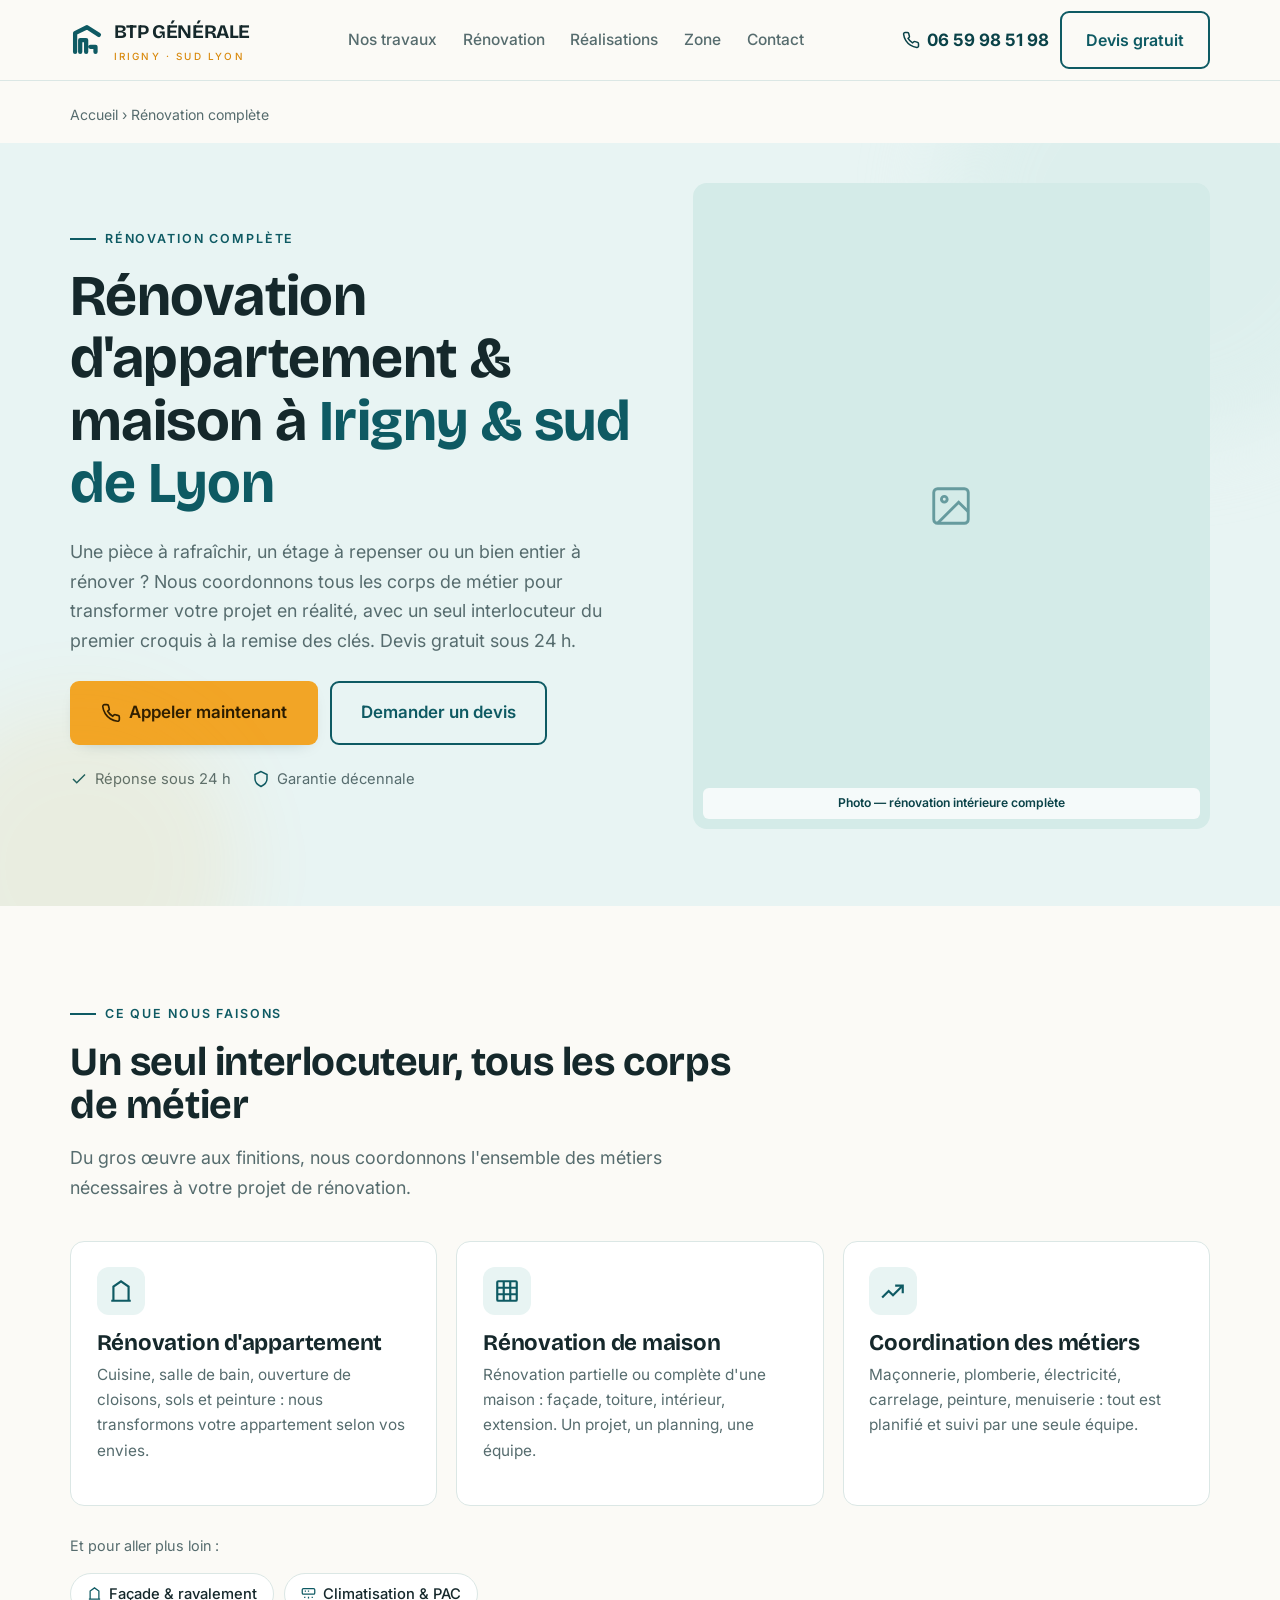
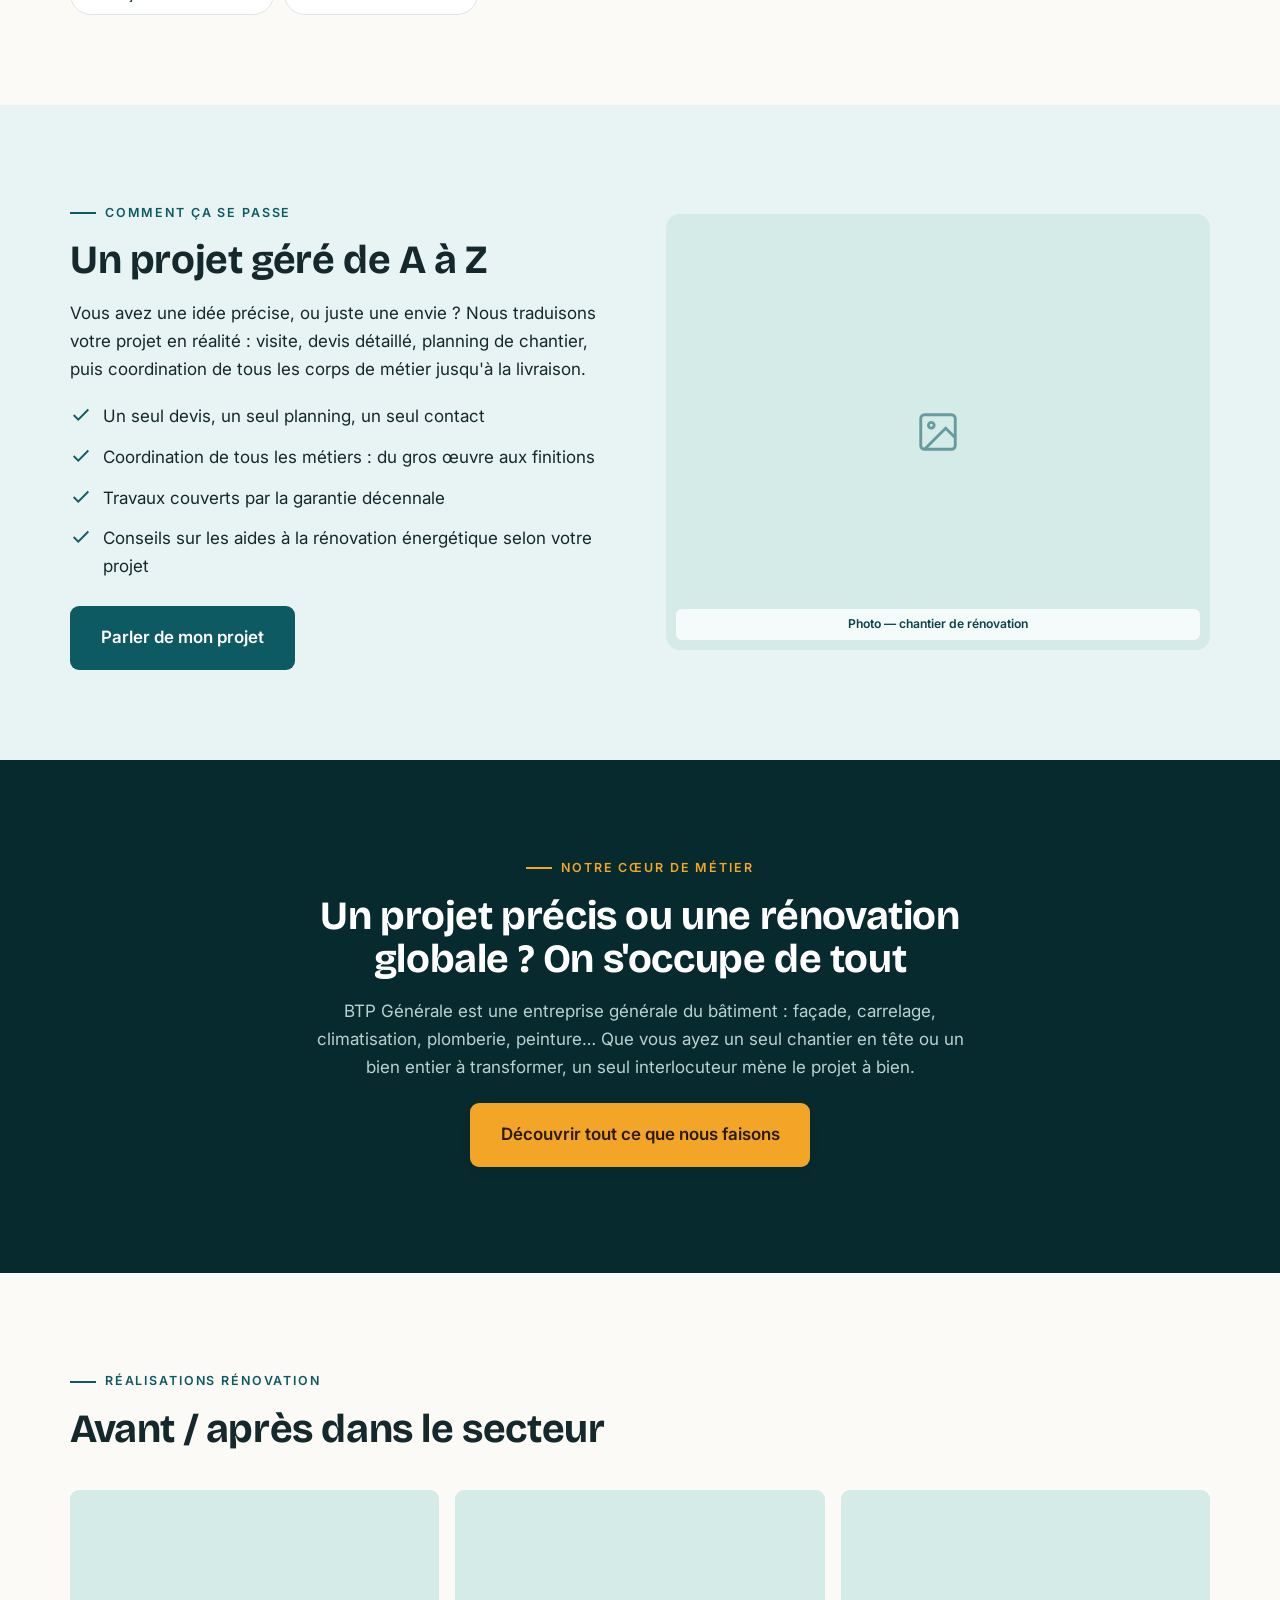
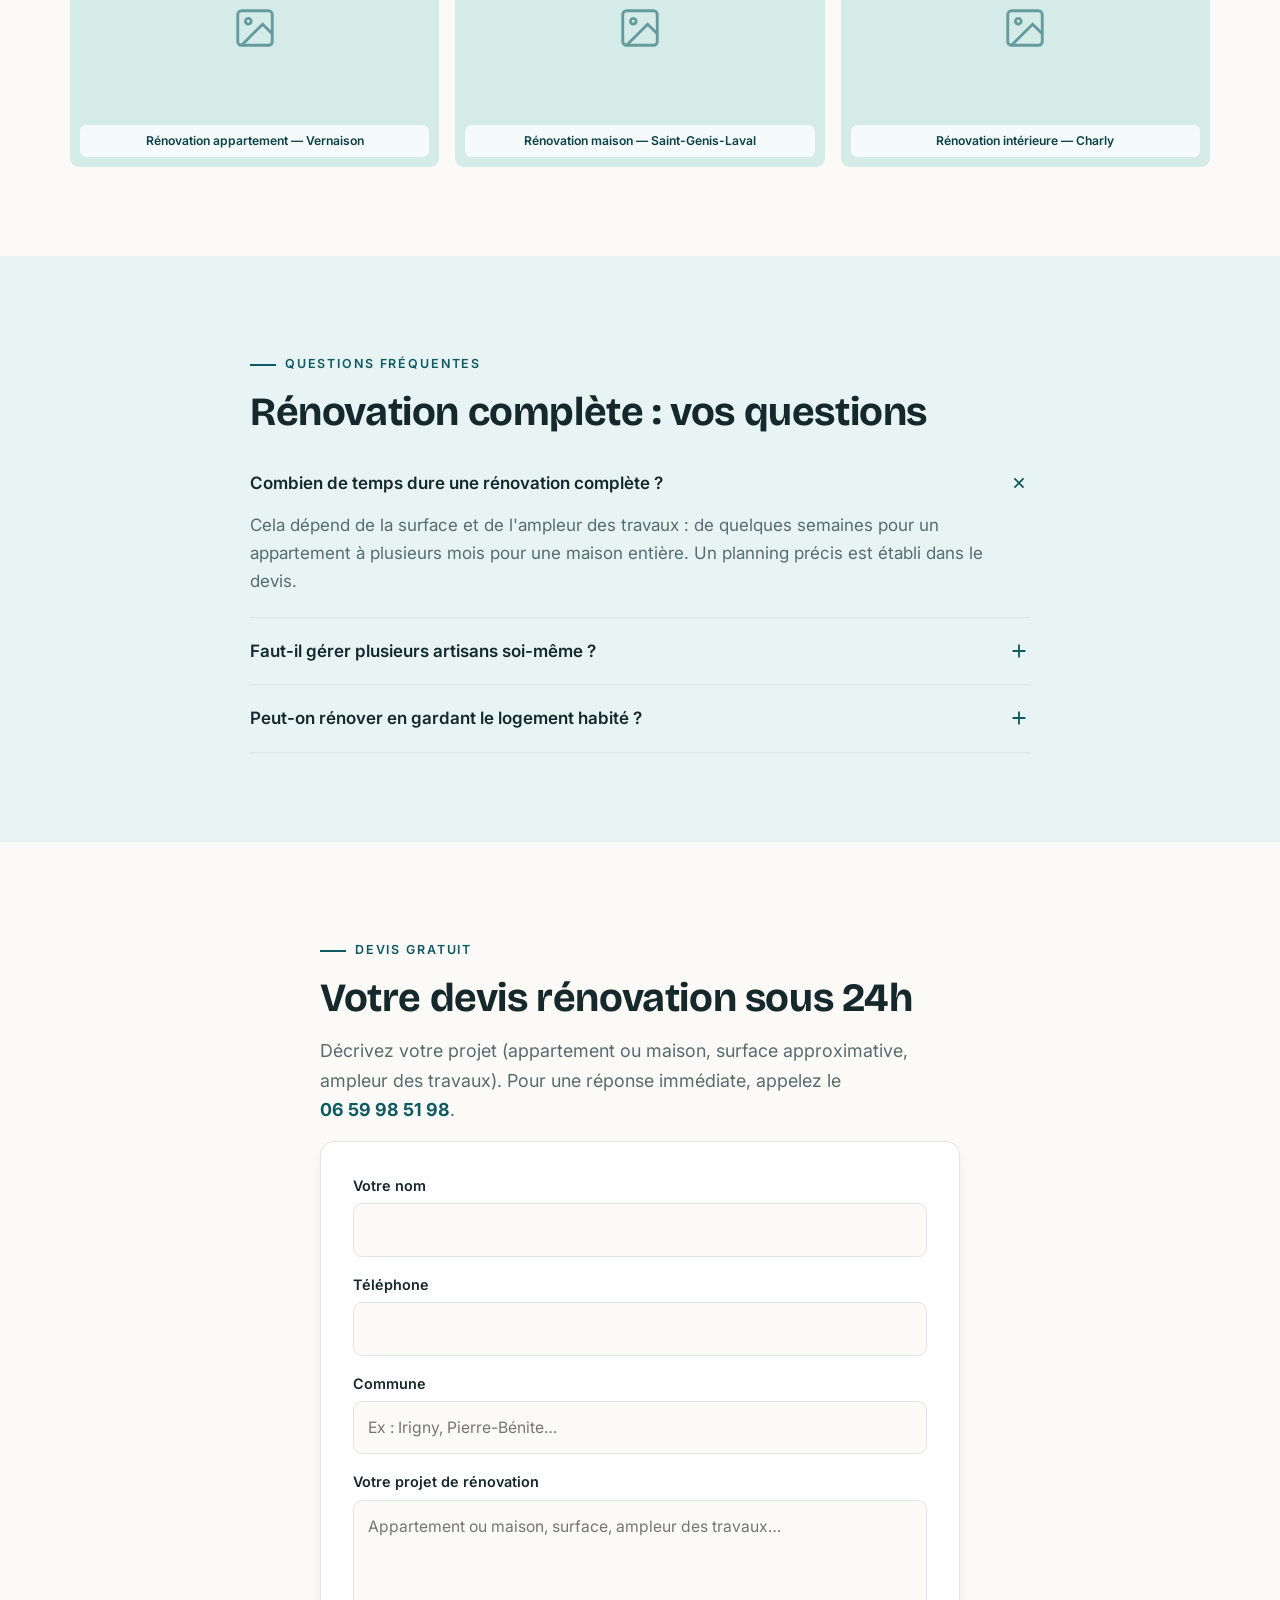
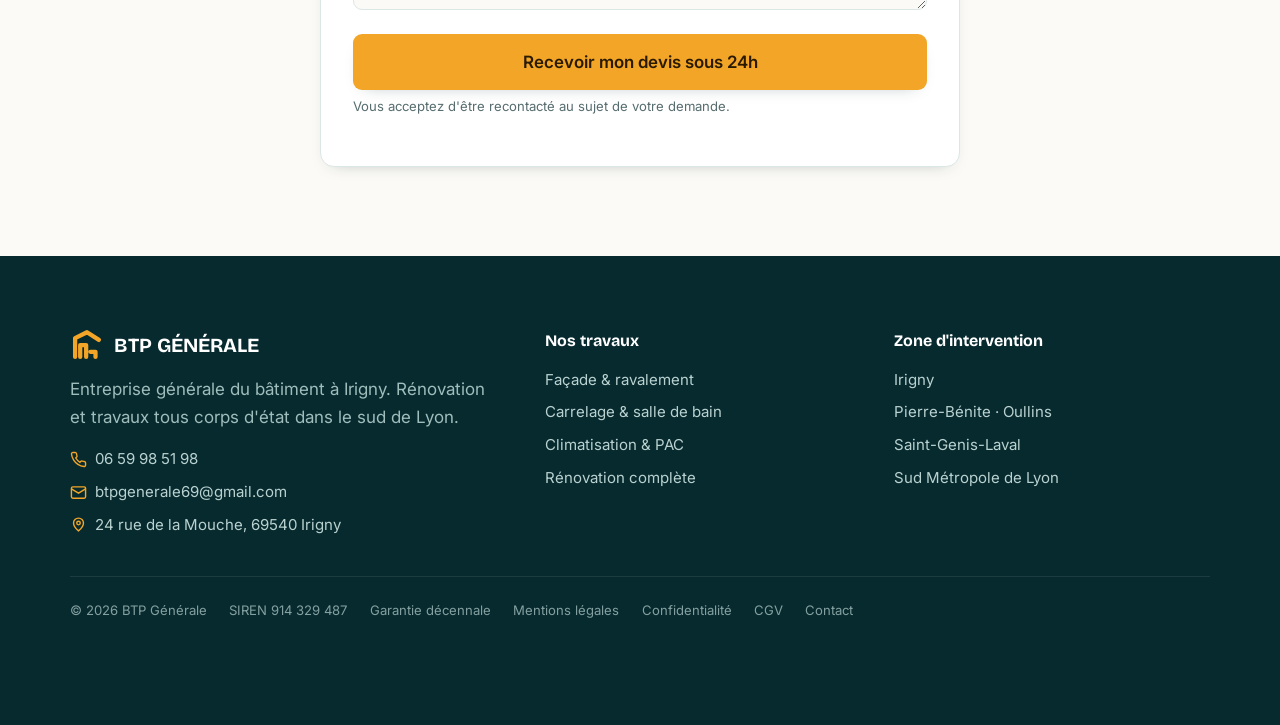
<file: renovation.html>
<!DOCTYPE html>
<html lang="fr">
<head>
<meta charset="UTF-8">
<meta name="viewport" content="width=device-width, initial-scale=1">
<title>Rénovation complète d'appartement & maison à Irigny & sud de Lyon | BTP Générale</title>
<meta name="description" content="Rénovation complète d'appartement ou de maison à Irigny et dans le sud de Lyon : un seul interlocuteur, tous corps d'état. Devis gratuit sous 24h. ☎ 06 59 98 51 98.">
<link rel="canonical" href="https://www.btpgenerale.fr/renovation.html">
<meta property="og:title" content="Rénovation complète à Irigny & sud de Lyon | BTP Générale">
<meta property="og:description" content="Appartement ou maison, votre rénovation gérée de bout en bout. Devis gratuit sous 24h.">
<meta property="og:type" content="website">
<meta property="og:locale" content="fr_FR">
<link rel="preconnect" href="https://fonts.googleapis.com">
<link rel="preconnect" href="https://fonts.gstatic.com" crossorigin>
<link href="https://fonts.googleapis.com/css2?family=Bricolage+Grotesque:opsz,wght@12..96,600;12..96,700&family=Inter:wght@400;500;600;700&display=swap" rel="stylesheet">
<link rel="stylesheet" href="styles.css">
<script type="application/ld+json">
{
  "@context": "https://schema.org",
  "@type": "Service",
  "serviceType": "Rénovation complète d'appartement et de maison",
  "provider": {
    "@type": "GeneralContractor",
    "name": "BTP Générale",
    "telephone": "+33659985198",
    "address": {
      "@type": "PostalAddress",
      "streetAddress": "24 rue de la Mouche",
      "addressLocality": "Irigny",
      "postalCode": "69540",
      "addressCountry": "FR"
    }
  },
  "areaServed": ["Irigny","Pierre-Bénite","Saint-Genis-Laval","Oullins","Vernaison","Charly","Brignais","Lyon"],
  "description": "Rénovation complète d'appartement ou de maison, tous corps d'état coordonnés par une seule équipe, à Irigny et dans le sud de Lyon."
}
</script>
</head>
<body>

<!-- ============================ HEADER ============================ -->
<header class="site-header" id="header">
  <div class="wrap header-inner">
    <a class="brand" href="index.html" aria-label="BTP Générale, accueil">
      <svg class="mark" viewBox="0 0 40 40" aria-hidden="true"><path d="M6 34V12l14-7 14 9M12 34V20h7v14M24 28h6v6"/></svg>
      <span>BTP GÉNÉRALE<small>IRIGNY · SUD LYON</small></span>
    </a>
    <nav class="nav" id="nav" aria-label="Navigation principale">
      <a class="navlink" href="index.html#services">Nos travaux</a>
      <a class="navlink" href="index.html#renovation">Rénovation</a>
      <a class="navlink" href="index.html#realisations">Réalisations</a>
      <a class="navlink" href="index.html#zone">Zone</a>
      <a class="navlink" href="#devis">Contact</a>
    </nav>
    <div class="header-cta">
      <a class="phone-pill" href="tel:+33659985198">
        <svg viewBox="0 0 24 24" fill="none" stroke="currentColor" stroke-width="2" aria-hidden="true"><path d="M22 16.92v3a2 2 0 0 1-2.18 2 19.8 19.8 0 0 1-8.63-3.07 19.5 19.5 0 0 1-6-6 19.8 19.8 0 0 1-3.07-8.67A2 2 0 0 1 4.11 2h3a2 2 0 0 1 2 1.72c.13.96.36 1.9.7 2.81a2 2 0 0 1-.45 2.11L8.09 9.91a16 16 0 0 0 6 6l1.27-1.27a2 2 0 0 1 2.11-.45c.9.34 1.85.57 2.81.7A2 2 0 0 1 22 16.92Z"/></svg>
        06 59 98 51 98
      </a>
      <a class="btn btn--ghost" href="#devis">Devis gratuit</a>
      <button class="nav-toggle" id="navToggle" aria-label="Ouvrir le menu" aria-expanded="false">
        <svg viewBox="0 0 24 24" fill="none" stroke-width="2" stroke-linecap="round"><path d="M3 6h18M3 12h18M3 18h18"/></svg>
      </button>
    </div>
  </div>
</header>

<div class="wrap"><p class="crumb"><a href="index.html">Accueil</a> › Rénovation complète</p></div>

<!-- ============================= HERO ============================= -->
<section class="hero svc-hero">
  <div class="wrap hero-grid">
    <div>
      <span class="eyebrow">Rénovation complète</span>
      <h1>Rénovation d'appartement & maison à <span>Irigny &amp; sud de Lyon</span></h1>
      <p class="lead">Une pièce à rafraîchir, un étage à repenser ou un bien entier à rénover&nbsp;? Nous coordonnons tous les corps de métier pour transformer votre projet en réalité, avec un seul interlocuteur du premier croquis à la remise des clés. Devis gratuit sous 24&nbsp;h.</p>
      <div class="hero-actions">
        <a class="btn btn--call btn--lg" href="tel:+33659985198">
          <svg viewBox="0 0 24 24" width="20" height="20" fill="none" stroke="currentColor" stroke-width="2" aria-hidden="true"><path d="M22 16.92v3a2 2 0 0 1-2.18 2 19.8 19.8 0 0 1-8.63-3.07 19.5 19.5 0 0 1-6-6 19.8 19.8 0 0 1-3.07-8.67A2 2 0 0 1 4.11 2h3a2 2 0 0 1 2 1.72c.13.96.36 1.9.7 2.81a2 2 0 0 1-.45 2.11L8.09 9.91a16 16 0 0 0 6 6l1.27-1.27a2 2 0 0 1 2.11-.45c.9.34 1.85.57 2.81.7A2 2 0 0 1 22 16.92Z"/></svg>
          Appeler maintenant
        </a>
        <a class="btn btn--ghost btn--lg" href="#devis">Demander un devis</a>
      </div>
      <div class="hero-trust">
        <span><svg viewBox="0 0 24 24" fill="none" stroke="currentColor" stroke-width="2"><path d="M20 6 9 17l-5-5"/></svg> Réponse sous 24&nbsp;h</span>
        <span><svg viewBox="0 0 24 24" fill="none" stroke="currentColor" stroke-width="2"><path d="M12 2 4 6v6c0 5 3.4 7.7 8 10 4.6-2.3 8-5 8-10V6Z"/></svg> Garantie décennale</span>
      </div>
    </div>
    <div class="hero-media">
      <!-- REMPLACER par une photo de rénovation complète -->
      <div class="photo-ph" data-label="Photo — rénovation intérieure complète">
        <svg viewBox="0 0 24 24" fill="none" stroke="currentColor" stroke-width="1.5"><rect x="3" y="3" width="18" height="18" rx="2"/><circle cx="8.5" cy="8.5" r="1.5"/><path d="m21 15-5-5L5 21"/></svg>
      </div>
    </div>
  </div>
</section>

<!-- ========================== PRESTATIONS ========================= -->
<section class="section">
  <div class="wrap">
    <div class="section-head">
      <span class="eyebrow">Ce que nous faisons</span>
      <h2>Un seul interlocuteur, tous les corps de métier</h2>
      <p class="lead">Du gros œuvre aux finitions, nous coordonnons l'ensemble des métiers nécessaires à votre projet de rénovation.</p>
    </div>
    <div class="cards">
      <article class="card">
        <div class="ico"><svg viewBox="0 0 24 24" fill="none" stroke="currentColor" stroke-width="2"><path d="M3 21h18M5 21V8l7-5 7 5v13"/></svg></div>
        <h3>Rénovation d'appartement</h3>
        <p>Cuisine, salle de bain, ouverture de cloisons, sols et peinture : nous transformons votre appartement selon vos envies.</p>
      </article>
      <article class="card">
        <div class="ico"><svg viewBox="0 0 24 24" fill="none" stroke="currentColor" stroke-width="2"><rect x="3" y="3" width="18" height="18" rx="1"/><path d="M3 9h18M9 3v18M3 15h18M15 3v18"/></svg></div>
        <h3>Rénovation de maison</h3>
        <p>Rénovation partielle ou complète d'une maison : façade, toiture, intérieur, extension. Un projet, un planning, une équipe.</p>
      </article>
      <article class="card">
        <div class="ico"><svg viewBox="0 0 24 24" fill="none" stroke="currentColor" stroke-width="2"><path d="M14 7h7v7M21 7l-9 9-4-4-6 6"/></svg></div>
        <h3>Coordination des métiers</h3>
        <p>Maçonnerie, plomberie, électricité, carrelage, peinture, menuiserie : tout est planifié et suivi par une seule équipe.</p>
      </article>
    </div>
    <div class="chips">
      <span class="label">Et pour aller plus loin :</span>
      <span class="chip"><svg viewBox="0 0 24 24" fill="none" stroke="currentColor" stroke-width="2"><path d="M3 21h18M5 21V8l7-5 7 5v13"/></svg> Façade & ravalement</span>
      <span class="chip"><svg viewBox="0 0 24 24" fill="none" stroke="currentColor" stroke-width="2"><rect x="2" y="4" width="20" height="9" rx="2"/><path d="M6 17v2M12 17v3M18 17v2M6 8h2M11 8h2"/></svg> Climatisation & PAC</span>
    </div>
  </div>
</section>

<!-- ====================== PROCESSUS ===================== -->
<section class="section section--tint">
  <div class="wrap split">
    <div>
      <span class="eyebrow">Comment ça se passe</span>
      <h2>Un projet géré de A à Z</h2>
      <p>Vous avez une idée précise, ou juste une envie&nbsp;? Nous traduisons votre projet en réalité : visite, devis détaillé, planning de chantier, puis coordination de tous les corps de métier jusqu'à la livraison.</p>
      <ul>
        <li><svg viewBox="0 0 24 24" fill="none" stroke="currentColor" stroke-width="2"><path d="M20 6 9 17l-5-5"/></svg> Un seul devis, un seul planning, un seul contact</li>
        <li><svg viewBox="0 0 24 24" fill="none" stroke="currentColor" stroke-width="2"><path d="M20 6 9 17l-5-5"/></svg> Coordination de tous les métiers : du gros œuvre aux finitions</li>
        <li><svg viewBox="0 0 24 24" fill="none" stroke="currentColor" stroke-width="2"><path d="M20 6 9 17l-5-5"/></svg> Travaux couverts par la garantie décennale</li>
        <li><svg viewBox="0 0 24 24" fill="none" stroke="currentColor" stroke-width="2"><path d="M20 6 9 17l-5-5"/></svg> Conseils sur les aides à la rénovation énergétique selon votre projet</li>
      </ul>
      <a class="btn btn--solid btn--lg" href="#devis">Parler de mon projet</a>
    </div>
    <div>
      <!-- REMPLACER par une photo de chantier de rénovation -->
      <div class="photo-ph" data-label="Photo — chantier de rénovation">
        <svg viewBox="0 0 24 24" fill="none" stroke="currentColor" stroke-width="1.5"><rect x="3" y="3" width="18" height="18" rx="2"/><circle cx="8.5" cy="8.5" r="1.5"/><path d="m21 15-5-5L5 21"/></svg>
      </div>
    </div>
  </div>
</section>

<!-- ===================== RAPPEL FULL-SERVICE ====================== -->
<section class="section section--dark">
  <div class="wrap" style="text-align:center;max-width:760px;margin-inline:auto">
    <span class="eyebrow" style="justify-content:center">Notre cœur de métier</span>
    <h2>Un projet précis ou une rénovation globale&nbsp;? On s'occupe de tout</h2>
    <p style="color:#B9D2D0;max-width:60ch;margin-inline:auto">BTP Générale est une entreprise générale du bâtiment : façade, carrelage, climatisation, plomberie, peinture… Que vous ayez un seul chantier en tête ou un bien entier à transformer, un seul interlocuteur mène le projet à bien.</p>
    <p style="margin-top:1.4rem"><a class="btn btn--call btn--lg" href="index.html#services">Découvrir tout ce que nous faisons</a></p>
  </div>
</section>

<!-- ========================= RÉALISATIONS ========================= -->
<section class="section">
  <div class="wrap">
    <div class="section-head">
      <span class="eyebrow">Réalisations rénovation</span>
      <h2>Avant / après dans le secteur</h2>
    </div>
    <div class="gallery">
      <div class="photo-ph" data-label="Rénovation appartement — Vernaison"><svg viewBox="0 0 24 24" fill="none" stroke="currentColor" stroke-width="1.5"><rect x="3" y="3" width="18" height="18" rx="2"/><circle cx="8.5" cy="8.5" r="1.5"/><path d="m21 15-5-5L5 21"/></svg></div>
      <div class="photo-ph" data-label="Rénovation maison — Saint-Genis-Laval"><svg viewBox="0 0 24 24" fill="none" stroke="currentColor" stroke-width="1.5"><rect x="3" y="3" width="18" height="18" rx="2"/><circle cx="8.5" cy="8.5" r="1.5"/><path d="m21 15-5-5L5 21"/></svg></div>
      <div class="photo-ph" data-label="Rénovation intérieure — Charly"><svg viewBox="0 0 24 24" fill="none" stroke="currentColor" stroke-width="1.5"><rect x="3" y="3" width="18" height="18" rx="2"/><circle cx="8.5" cy="8.5" r="1.5"/><path d="m21 15-5-5L5 21"/></svg></div>
    </div>
  </div>
</section>

<!-- ============================== FAQ ============================= -->
<section class="section section--tint">
  <div class="wrap" style="max-width:780px">
    <span class="eyebrow">Questions fréquentes</span>
    <h2>Rénovation complète : vos questions</h2>
    <div class="faq">
      <details open>
        <summary>Combien de temps dure une rénovation complète ?<svg class="pm" viewBox="0 0 24 24" fill="none" stroke="currentColor" stroke-width="2"><path d="M12 5v14M5 12h14"/></svg></summary>
        <p>Cela dépend de la surface et de l'ampleur des travaux : de quelques semaines pour un appartement à plusieurs mois pour une maison entière. Un planning précis est établi dans le devis.</p>
      </details>
      <details>
        <summary>Faut-il gérer plusieurs artisans soi-même ?<svg class="pm" viewBox="0 0 24 24" fill="none" stroke="currentColor" stroke-width="2"><path d="M12 5v14M5 12h14"/></svg></summary>
        <p>Non, c'est tout l'intérêt de faire appel à une entreprise générale : nous coordonnons l'ensemble des métiers, vous n'avez qu'un seul interlocuteur.</p>
      </details>
      <details>
        <summary>Peut-on rénover en gardant le logement habité ?<svg class="pm" viewBox="0 0 24 24" fill="none" stroke="currentColor" stroke-width="2"><path d="M12 5v14M5 12h14"/></svg></summary>
        <p>Selon l'ampleur des travaux, c'est parfois possible en phasant le chantier pièce par pièce. Nous en discutons ensemble lors de la visite.</p>
      </details>
    </div>
  </div>
</section>

<!-- ============================== DEVIS =========================== -->
<section class="section" id="devis">
  <div class="wrap" style="max-width:640px">
    <span class="eyebrow">Devis gratuit</span>
    <h2>Votre devis rénovation sous 24h</h2>
    <p class="lead">Décrivez votre projet (appartement ou maison, surface approximative, ampleur des travaux). Pour une réponse immédiate, appelez le <a href="tel:+33659985198"><b>06&nbsp;59&nbsp;98&nbsp;51&nbsp;98</b></a>.</p>
    <form class="form-card" name="devis-renovation" method="POST" action="https://formspree.io/f/VOTRE_ID" id="devisForm" novalidate>
      <div class="field"><label for="nom">Votre nom</label><input id="nom" name="nom" type="text" autocomplete="name" required></div>
      <div class="field"><label for="tel">Téléphone</label><input id="tel" name="telephone" type="tel" autocomplete="tel" required></div>
      <div class="field"><label for="ville">Commune</label><input id="ville" name="ville" type="text" placeholder="Ex : Irigny, Pierre-Bénite…"></div>
      <div class="field"><label for="msg">Votre projet de rénovation</label><textarea id="msg" name="message" placeholder="Appartement ou maison, surface, ampleur des travaux…"></textarea></div>
      <input type="hidden" name="type_travaux" value="Rénovation complète">
      <button class="btn btn--call btn--lg" type="submit" style="width:100%">Recevoir mon devis sous 24h</button>
      <p class="form-note">Vous acceptez d'être recontacté au sujet de votre demande.</p>
    </form>
    <div class="form-ok" id="formOk">Merci, votre demande est bien notée. Nous vous recontactons sous 24&nbsp;h.</div>
  </div>
</section>

<!-- ============================= FOOTER =========================== -->
<footer class="site-footer">
  <div class="wrap footer-grid">
    <div>
      <div class="foot-brand">
        <svg class="mark" width="34" height="34" viewBox="0 0 40 40" aria-hidden="true"><path d="M6 34V12l14-7 14 9M12 34V20h7v14M24 28h6v6" fill="none" stroke-width="5" stroke-linecap="round" stroke-linejoin="round"/></svg>
        BTP GÉNÉRALE
      </div>
      <p style="color:#9FBDBB;max-width:38ch">Entreprise générale du bâtiment à Irigny. Rénovation et travaux tous corps d'état dans le sud de Lyon.</p>
      <div class="foot-contact">
        <a href="tel:+33659985198"><svg viewBox="0 0 24 24" fill="none" stroke="currentColor" stroke-width="2"><path d="M22 16.92v3a2 2 0 0 1-2.18 2 19.8 19.8 0 0 1-8.63-3.07 19.5 19.5 0 0 1-6-6 19.8 19.8 0 0 1-3.07-8.67A2 2 0 0 1 4.11 2h3a2 2 0 0 1 2 1.72c.13.96.36 1.9.7 2.81a2 2 0 0 1-.45 2.11L8.09 9.91a16 16 0 0 0 6 6l1.27-1.27a2 2 0 0 1 2.11-.45c.9.34 1.85.57 2.81.7A2 2 0 0 1 22 16.92Z"/></svg> 06 59 98 51 98</a>
        <a href="mailto:btpgenerale69@gmail.com"><svg viewBox="0 0 24 24" fill="none" stroke="currentColor" stroke-width="2"><rect x="2" y="4" width="20" height="16" rx="2"/><path d="m22 7-10 6L2 7"/></svg> btpgenerale69@gmail.com</a>
        <span style="display:inline-flex;gap:.5rem;align-items:flex-start"><svg viewBox="0 0 24 24" width="17" height="17" fill="none" stroke="var(--ambre)" stroke-width="2" style="flex:none;margin-top:3px"><path d="M12 21s-7-5.5-7-11a7 7 0 0 1 14 0c0 5.5-7 11-7 11Z"/><circle cx="12" cy="10" r="2.5"/></svg> 24 rue de la Mouche, 69540 Irigny</span>
      </div>
    </div>
    <div>
      <h4>Nos travaux</h4>
      <ul>
        <li><a href="facade.html">Façade & ravalement</a></li>
        <li><a href="carrelage.html">Carrelage & salle de bain</a></li>
        <li><a href="climatisation.html">Climatisation & PAC</a></li>
        <li><a href="renovation.html">Rénovation complète</a></li>
      </ul>
    </div>
    <div>
      <h4>Zone d'intervention</h4>
      <ul>
        <li><a href="index.html#zone">Irigny</a></li>
        <li><a href="index.html#zone">Pierre-Bénite · Oullins</a></li>
        <li><a href="index.html#zone">Saint-Genis-Laval</a></li>
        <li><a href="index.html#zone">Sud Métropole de Lyon</a></li>
      </ul>
    </div>
  </div>
  <div class="wrap legal">
    <span>© <span id="year"></span> BTP Générale</span>
    <span>SIREN 914 329 487</span>
    <span>Garantie décennale</span>
    <a href="mentions-legales.html">Mentions légales</a>
    <a href="politique-confidentialite.html">Confidentialité</a>
    <a href="cgv.html">CGV</a>
    <a href="contact.html">Contact</a>
  </div>
</footer>

<div class="callbar">
  <a class="btn btn--call" href="tel:+33659985198"><svg viewBox="0 0 24 24" width="20" height="20" fill="none" stroke="currentColor" stroke-width="2"><path d="M22 16.92v3a2 2 0 0 1-2.18 2 19.8 19.8 0 0 1-8.63-3.07 19.5 19.5 0 0 1-6-6 19.8 19.8 0 0 1-3.07-8.67A2 2 0 0 1 4.11 2h3a2 2 0 0 1 2 1.72c.13.96.36 1.9.7 2.81a2 2 0 0 1-.45 2.11L8.09 9.91a16 16 0 0 0 6 6l1.27-1.27a2 2 0 0 1 2.11-.45c.9.34 1.85.57 2.81.7A2 2 0 0 1 22 16.92Z"/></svg> Appeler</a>
  <a class="btn btn--solid" href="#devis">Devis 24h</a>
</div>

<script>
  document.getElementById('year').textContent = new Date().getFullYear();
  var toggle = document.getElementById('navToggle'), nav = document.getElementById('nav');
  toggle.addEventListener('click', function () { var o = nav.classList.toggle('is-open'); toggle.setAttribute('aria-expanded', o); });
  var header = document.getElementById('header');
  window.addEventListener('scroll', function () { header.classList.toggle('is-scrolled', window.scrollY > 8); }, { passive: true });
  var form = document.getElementById('devisForm'), ok = document.getElementById('formOk');
  form.addEventListener('submit', function (e) {
    if (!form.checkValidity()) return;
    if (form.action.indexOf('VOTRE_ID') !== -1) { e.preventDefault(); form.style.display = 'none'; ok.style.display = 'block'; ok.scrollIntoView({ behavior: 'smooth', block: 'center' }); }
  });
</script>
</body>
</html>
</file>
<file: styles.css>
/* ===========================================================
   BTP GÉNÉRALE — Système de design partagé
   Couleurs dérivées du logo (bleu-canard, aqua, ambre).
   Mobile-first, sans framework, rapide à charger.
   =========================================================== */

:root {
  /* Couleurs */
  --ink:      #15282B;   /* texte principal */
  --ink-2:    #566C6E;   /* texte secondaire */
  --petrol:   #0E5A63;   /* couleur de marque */
  --petrol-d: #0A4248;   /* marque foncée */
  --encre:    #072A2F;   /* fonds sombres (header/footer) */
  --brume:    #E8F4F3;   /* lavis aqua clair */
  --brume-2:  #D4EBE8;   /* lavis aqua un peu plus dense */
  --ambre:    #F2A526;   /* couleur d'action (CTA) */
  --ambre-d:  #D98A0E;   /* CTA survol */
  --craie:    #FBFAF6;   /* fond de page */
  --white:    #FFFFFF;
  --line:     #DBE7E5;   /* bordures discrètes */

  /* Typographie */
  --font-display: 'Bricolage Grotesque', system-ui, -apple-system, sans-serif;
  --font-body:    'Inter', system-ui, -apple-system, sans-serif;

  --radius: 14px;
  --radius-sm: 9px;
  --shadow: 0 18px 40px -24px rgba(7, 42, 47, .45);
  --shadow-sm: 0 6px 18px -12px rgba(7, 42, 47, .4);
  --maxw: 1140px;
}

/* ----------------------------- Base ----------------------------- */
* { box-sizing: border-box; }
html { scroll-behavior: smooth; -webkit-text-size-adjust: 100%; }
@media (prefers-reduced-motion: reduce) {
  html { scroll-behavior: auto; }
  * { animation: none !important; transition: none !important; }
}

body {
  margin: 0;
  font-family: var(--font-body);
  color: var(--ink);
  background: var(--craie);
  line-height: 1.65;
  font-size: 17px;
  -webkit-font-smoothing: antialiased;
}

h1, h2, h3 { font-family: var(--font-display); font-weight: 700; line-height: 1.08; color: var(--ink); margin: 0 0 .4em; letter-spacing: -.01em; }
h1 { font-size: clamp(2.2rem, 5.4vw, 3.6rem); }
h2 { font-size: clamp(1.7rem, 3.6vw, 2.5rem); }
h3 { font-size: clamp(1.15rem, 2vw, 1.4rem); }
p  { margin: 0 0 1rem; }
a  { color: var(--petrol); text-decoration: none; }
img { max-width: 100%; display: block; }

:focus-visible { outline: 3px solid var(--ambre); outline-offset: 2px; border-radius: 4px; }

/* ----------------------------- Layout --------------------------- */
.wrap { width: min(var(--maxw), 92%); margin-inline: auto; }
.section { padding: clamp(3.4rem, 7vw, 6rem) 0; }
.section--tint { background: var(--brume); }
.section--dark { background: var(--encre); color: #DCEDEC; }
.section--dark h2, .section--dark h3 { color: #fff; }

.eyebrow {
  display: inline-flex; align-items: center; gap: .55rem;
  font-weight: 600; font-size: .78rem; letter-spacing: .15em;
  text-transform: uppercase; color: var(--petrol); margin-bottom: 1rem;
}
.section--dark .eyebrow { color: var(--ambre); }
.eyebrow::before { content: ""; width: 26px; height: 2px; background: currentColor; display: inline-block; }

.lead { font-size: 1.12rem; color: var(--ink-2); max-width: 60ch; }

/* Signature "toiture" reprise du logo */
.roof { display: block; width: 100%; height: 26px; color: var(--petrol); opacity: .9; }
.roof path { fill: none; stroke: currentColor; stroke-width: 2.4; stroke-linecap: round; stroke-linejoin: round; }

/* ----------------------------- Boutons -------------------------- */
.btn {
  display: inline-flex; align-items: center; justify-content: center; gap: .5rem;
  font-family: var(--font-body); font-weight: 600; font-size: 1rem;
  padding: .85rem 1.5rem; border-radius: var(--radius-sm);
  border: 2px solid transparent; cursor: pointer; transition: transform .15s ease, background .15s ease, box-shadow .15s ease;
  text-align: center;
}
.btn:hover { transform: translateY(-2px); }
.btn--call { background: var(--ambre); color: #2A1B00; box-shadow: var(--shadow-sm); }
.btn--call:hover { background: var(--ambre-d); }
.btn--solid { background: var(--petrol); color: #fff; }
.btn--solid:hover { background: var(--petrol-d); }
.btn--ghost { background: transparent; color: var(--petrol); border-color: var(--petrol); }
.btn--ghost:hover { background: var(--petrol); color: #fff; }
.section--dark .btn--ghost { color: #fff; border-color: rgba(255,255,255,.5); }
.section--dark .btn--ghost:hover { background: #fff; color: var(--encre); }
.btn--lg { padding: 1rem 1.8rem; font-size: 1.06rem; }

/* ----------------------------- Header --------------------------- */
.site-header {
  position: sticky; top: 0; z-index: 50;
  background: rgba(251,250,246,.92); backdrop-filter: blur(8px);
  border-bottom: 1px solid var(--line); transition: box-shadow .2s ease;
}
.site-header.is-scrolled { box-shadow: var(--shadow-sm); }
.header-inner { display: flex; align-items: center; justify-content: space-between; gap: 1rem; padding: .7rem 0; }
.brand { display: flex; align-items: center; gap: .6rem; font-family: var(--font-display); font-weight: 700; font-size: 1.2rem; color: var(--ink); letter-spacing: -.02em; }
.brand .mark { width: 34px; height: 34px; flex: none; }
.brand .mark path { fill: none; stroke: var(--petrol); stroke-width: 5; stroke-linecap: round; stroke-linejoin: round; }
.brand small { display: block; font-family: var(--font-body); font-weight: 500; font-size: .62rem; letter-spacing: .22em; color: var(--ambre-d); }

.nav { display: flex; align-items: center; gap: 1.6rem; }
.nav a.navlink { color: var(--ink-2); font-weight: 500; font-size: .97rem; }
.nav a.navlink:hover { color: var(--petrol); }
.header-cta { display: flex; align-items: center; gap: .7rem; }
.phone-pill { display: inline-flex; align-items: center; gap: .45rem; font-weight: 700; color: var(--petrol-d); white-space: nowrap; }
.phone-pill svg { width: 18px; height: 18px; }

.nav-toggle { display: none; background: none; border: 0; padding: .4rem; cursor: pointer; }
.nav-toggle svg { width: 28px; height: 28px; stroke: var(--ink); }

@media (max-width: 900px) {
  .nav { position: fixed; inset: 64px 0 auto 0; flex-direction: column; align-items: stretch;
    background: var(--craie); border-bottom: 1px solid var(--line); padding: 1rem 4%; gap: .2rem;
    transform: translateY(-130%); transition: transform .25s ease; box-shadow: var(--shadow); }
  .nav.is-open { transform: translateY(0); }
  .nav a.navlink { padding: .7rem 0; border-bottom: 1px solid var(--line); }
  .nav-toggle { display: inline-flex; }
  .header-cta .btn--ghost { display: none; }
}

/* ----------------------------- Hero ----------------------------- */
.hero { position: relative; background: var(--brume); overflow: hidden; }
.hero::before, .hero::after { content: ""; position: absolute; border-radius: 50%; filter: blur(40px); opacity: .5; pointer-events: none; }
.hero::before { width: 460px; height: 460px; background: var(--brume-2); top: -160px; right: -120px; }
.hero::after  { width: 320px; height: 320px; background: rgba(242,165,38,.18); bottom: -120px; left: -80px; }
.hero-grid { position: relative; display: grid; grid-template-columns: 1.05fr .95fr; gap: clamp(1.5rem, 4vw, 3.5rem); align-items: center; padding: clamp(2.8rem, 6vw, 5rem) 0; }
.hero h1 span { color: var(--petrol); }
.hero .lead { margin-bottom: 1.6rem; }
.hero-actions { display: flex; flex-wrap: wrap; gap: .8rem; margin-bottom: 1.4rem; }
.hero-trust { display: flex; flex-wrap: wrap; gap: 1.3rem; font-size: .92rem; color: var(--ink-2); }
.hero-trust span { display: inline-flex; align-items: center; gap: .45rem; }
.hero-trust svg { width: 18px; height: 18px; color: var(--petrol); flex: none; }

.hero-media { position: relative; }
.hero-media .photo-ph { aspect-ratio: 4/5; border-radius: var(--radius); }
.hero-badge {
  position: absolute; bottom: -18px; left: -10px; background: var(--white);
  border-radius: var(--radius-sm); box-shadow: var(--shadow); padding: .8rem 1.1rem;
  display: flex; align-items: center; gap: .7rem; border: 1px solid var(--line);
}
.hero-badge b { font-family: var(--font-display); font-size: 1.5rem; color: var(--petrol); line-height: 1; }
.hero-badge small { display: block; color: var(--ink-2); font-size: .82rem; }

@media (max-width: 820px) {
  .hero-grid { grid-template-columns: 1fr; }
  .hero-media { order: -1; max-width: 420px; }
  .hero-media .photo-ph { aspect-ratio: 16/11; }
}

/* ------------------------- Bande confiance ---------------------- */
.trust-band { background: var(--petrol); color: #fff; }
.trust-band .wrap { display: grid; grid-template-columns: repeat(4, 1fr); gap: 1rem; padding: 1.5rem 0; }
.trust-item { display: flex; align-items: center; gap: .7rem; }
.trust-item svg { width: 26px; height: 26px; color: var(--ambre); flex: none; }
.trust-item b { font-family: var(--font-display); display: block; font-size: 1rem; }
.trust-item small { display: block; opacity: .82; font-size: .82rem; }
@media (max-width: 760px) { .trust-band .wrap { grid-template-columns: 1fr 1fr; } }

/* ----------------------------- Services ------------------------- */
.section-head { max-width: 62ch; margin-bottom: 2.4rem; }
.cards { display: grid; grid-template-columns: repeat(3, 1fr); gap: 1.2rem; }
@media (max-width: 860px) { .cards { grid-template-columns: 1fr; } }
.card {
  background: var(--white); border: 1px solid var(--line); border-radius: var(--radius);
  padding: 1.6rem; display: flex; flex-direction: column; transition: transform .18s ease, box-shadow .18s ease, border-color .18s ease;
}
.card:hover { transform: translateY(-4px); box-shadow: var(--shadow); border-color: var(--brume-2); }
.card .ico { width: 48px; height: 48px; border-radius: 12px; background: var(--brume); display: grid; place-items: center; margin-bottom: 1rem; }
.card .ico svg { width: 26px; height: 26px; color: var(--petrol); }
.card h3 { margin-bottom: .4rem; }
.card p { color: var(--ink-2); font-size: .96rem; flex-grow: 1; }
.card .more { font-weight: 600; color: var(--petrol); display: inline-flex; align-items: center; gap: .35rem; margin-top: .6rem; }
.card .more svg { width: 16px; height: 16px; transition: transform .15s ease; }
.card:hover .more svg { transform: translateX(3px); }

.chips { display: flex; flex-wrap: wrap; gap: .6rem; margin-top: 1.8rem; }
.chips .label { width: 100%; color: var(--ink-2); font-size: .9rem; margin-bottom: .3rem; }
.chip { background: var(--white); border: 1px solid var(--line); border-radius: 999px; padding: .5rem 1rem; font-size: .92rem; font-weight: 500; color: var(--ink); display: inline-flex; align-items: center; gap: .45rem; }
.chip svg { width: 15px; height: 15px; color: var(--petrol); }

/* --------------------------- Rénovation ------------------------- */
.split { display: grid; grid-template-columns: 1fr 1fr; gap: clamp(1.5rem, 4vw, 3.5rem); align-items: center; }
@media (max-width: 860px) { .split { grid-template-columns: 1fr; } }
.split ul { list-style: none; padding: 0; margin: 1.2rem 0 1.6rem; display: grid; gap: .8rem; }
.split ul li { display: flex; gap: .7rem; align-items: flex-start; }
.split ul li svg { width: 22px; height: 22px; color: var(--petrol); flex: none; margin-top: 2px; }
.split .photo-ph { aspect-ratio: 5/4; border-radius: var(--radius); }

/* -------------------------- Réalisations ------------------------ */
.gallery { display: grid; grid-template-columns: repeat(3, 1fr); gap: 1rem; }
.gallery .photo-ph { aspect-ratio: 4/3; border-radius: var(--radius-sm); }
.gallery .tall { grid-row: span 2; aspect-ratio: 3/4; }
@media (max-width: 860px) { .gallery { grid-template-columns: 1fr 1fr; } .gallery .tall { grid-row: auto; aspect-ratio: 4/3; } }
@media (max-width: 520px) { .gallery { grid-template-columns: 1fr; } }

/* --------------------------- Processus -------------------------- */
.steps { display: grid; grid-template-columns: repeat(4, 1fr); gap: 1.2rem; counter-reset: step; }
@media (max-width: 860px) { .steps { grid-template-columns: 1fr 1fr; } }
@media (max-width: 480px) { .steps { grid-template-columns: 1fr; } }
.step { position: relative; padding-top: .6rem; }
.step .num { font-family: var(--font-display); font-weight: 700; font-size: 2.4rem; color: var(--ambre); line-height: 1; }
.step h3 { margin: .4rem 0 .3rem; font-size: 1.12rem; }
.step p { color: var(--ink-2); font-size: .94rem; }

/* ------------------------------ Zone ---------------------------- */
.zone-list { display: flex; flex-wrap: wrap; gap: .6rem; margin-top: 1.4rem; }
.zone-list span { background: rgba(255,255,255,.07); border: 1px solid rgba(255,255,255,.16); border-radius: 999px; padding: .45rem 1rem; font-size: .92rem; }

/* ------------------------- Devis + FAQ -------------------------- */
.contact-grid { display: grid; grid-template-columns: 1fr 1fr; gap: clamp(1.5rem, 4vw, 3rem); align-items: start; }
@media (max-width: 860px) { .contact-grid { grid-template-columns: 1fr; } }

.form-card { background: var(--white); border: 1px solid var(--line); border-radius: var(--radius); padding: clamp(1.4rem, 3vw, 2rem); box-shadow: var(--shadow-sm); }
.field { margin-bottom: 1rem; }
.field label { display: block; font-weight: 600; font-size: .9rem; margin-bottom: .35rem; }
.field input, .field select, .field textarea {
  width: 100%; padding: .8rem .9rem; border: 1.5px solid var(--line); border-radius: var(--radius-sm);
  font: inherit; font-size: .98rem; color: var(--ink); background: var(--craie);
}
.field textarea { min-height: 110px; resize: vertical; }
.field input:focus, .field select:focus, .field textarea:focus { border-color: var(--petrol); outline: none; }
.form-note { font-size: .82rem; color: var(--ink-2); margin-top: .4rem; }
.form-ok { display: none; background: var(--brume); border: 1px solid var(--brume-2); color: var(--petrol-d); padding: 1rem; border-radius: var(--radius-sm); font-weight: 500; }

.faq details { border-bottom: 1px solid var(--line); padding: .35rem 0; }
.faq summary { cursor: pointer; list-style: none; font-weight: 600; padding: .85rem 0; display: flex; justify-content: space-between; gap: 1rem; align-items: center; }
.faq summary::-webkit-details-marker { display: none; }
.faq summary .pm { width: 22px; height: 22px; flex: none; color: var(--petrol); transition: transform .2s ease; }
.faq details[open] summary .pm { transform: rotate(45deg); }
.faq details p { color: var(--ink-2); padding: 0 0 1rem; margin: 0; }

/* ----------------------------- Footer --------------------------- */
.site-footer { background: var(--encre); color: #B9D2D0; padding: clamp(3rem,6vw,4.5rem) 0 6.5rem; }
.footer-grid { display: grid; grid-template-columns: 1.4fr 1fr 1fr; gap: 2rem; }
@media (max-width: 760px) { .footer-grid { grid-template-columns: 1fr; gap: 1.6rem; } }
.site-footer h4 { font-family: var(--font-display); color: #fff; font-size: 1rem; margin: 0 0 .8rem; }
.site-footer a { color: #B9D2D0; }
.site-footer a:hover { color: var(--ambre); }
.site-footer ul { list-style: none; padding: 0; margin: 0; display: grid; gap: .5rem; font-size: .94rem; }
.foot-brand { display: flex; align-items: center; gap: .6rem; font-family: var(--font-display); font-weight: 700; color: #fff; font-size: 1.25rem; margin-bottom: .8rem; }
.foot-brand .mark path { stroke: var(--ambre); }
.foot-contact { font-size: .94rem; display: grid; gap: .5rem; }
.foot-contact a { display: inline-flex; align-items: center; gap: .5rem; }
.foot-contact svg { width: 17px; height: 17px; color: var(--ambre); flex: none; }
.legal { border-top: 1px solid rgba(255,255,255,.12); margin-top: 2.4rem; padding-top: 1.4rem; font-size: .82rem; opacity: .7; display: flex; flex-wrap: wrap; gap: .4rem 1.4rem; }

/* ----------------------- Barre d'appel mobile ------------------- */
.callbar { position: fixed; bottom: 0; left: 0; right: 0; z-index: 60; display: none;
  background: var(--white); border-top: 1px solid var(--line); padding: .55rem 4%; gap: .6rem;
  box-shadow: 0 -8px 24px -16px rgba(7,42,47,.5); }
.callbar .btn { flex: 1; }
@media (max-width: 760px) { .callbar { display: flex; } }

/* ------------------- Emplacements photos (à remplacer) ---------- */
.photo-ph {
  position: relative; width: 100%; background: var(--brume-2);
  display: grid; place-items: center; overflow: hidden; color: var(--petrol);
}
.photo-ph::after {
  content: attr(data-label); position: absolute; bottom: 10px; left: 10px; right: 10px;
  font-size: .76rem; font-weight: 600; color: var(--petrol-d); background: rgba(255,255,255,.78);
  padding: .35rem .55rem; border-radius: 6px; text-align: center;
}
.photo-ph svg { width: 46px; height: 46px; opacity: .55; }
.photo-ph img { position: absolute; inset: 0; width: 100%; height: 100%; object-fit: cover; }
.photo-ph.has-img::after { display: none; }

/* Page de service : fil d'ariane + en-tête */
.crumb { font-size: .88rem; color: var(--ink-2); padding-top: 1.4rem; }
.crumb a { color: var(--ink-2); } .crumb a:hover { color: var(--petrol); }
.svc-hero { background: var(--brume); }
.svc-hero .hero-grid { padding-top: clamp(1.5rem,4vw,2.5rem); }
</file>
